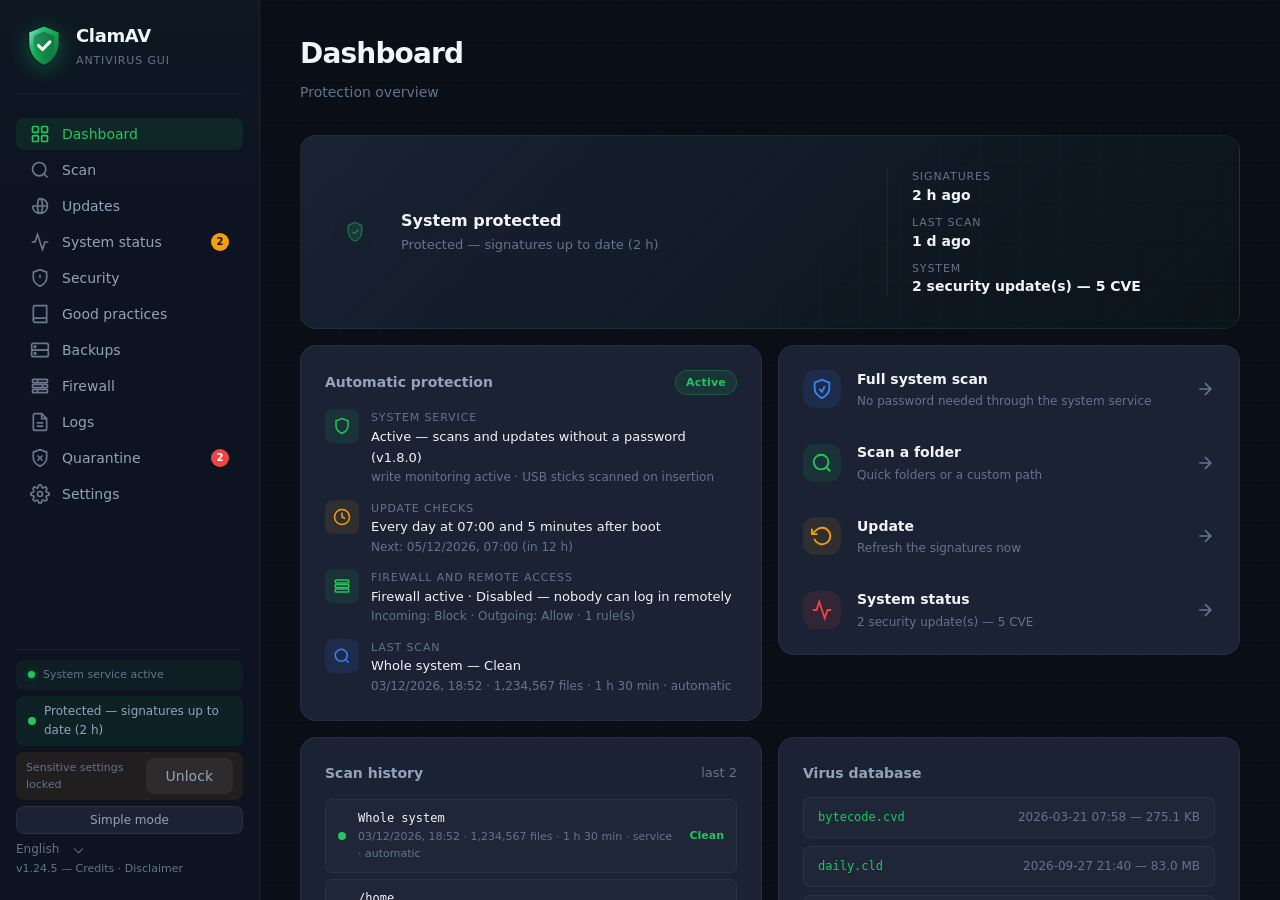
<file: ui/index.html>
<!DOCTYPE html>
<html lang="fr">
<head>
    <meta charset="UTF-8">
    <meta name="viewport" content="width=device-width, initial-scale=1.0">
    <title>ClamAV Antivirus GUI</title>
    <link rel="stylesheet" href="style.css">
</head>
<body class="mode-simple">
    <!-- ═══════════════════════════════════════════════════════════════════ -->
    <!-- VUE SIMPLE (plein écran, rassurante)                               -->
    <!-- ═══════════════════════════════════════════════════════════════════ -->
    <div class="simple-view" id="simpleView" data-state="ok">
        <div class="simple-top">
            <div class="simple-brand">
<svg class="logo-shield" viewBox="0 0 64 72" fill="none">
                <defs>
                    <linearGradient id="svg" x1="0" y1="0" x2="1" y2="1"><stop offset="0" stop-color="#34d399"/><stop offset="0.55" stop-color="#16a34a"/><stop offset="1" stop-color="#065f46"/></linearGradient>
                    <linearGradient id="svh" x1="0" y1="0" x2="1" y2="1"><stop offset="0" stop-color="#ffffff" stop-opacity="0.45"/><stop offset="0.5" stop-color="#ffffff" stop-opacity="0"/></linearGradient>
                    <linearGradient id="svi" x1="0" y1="0" x2="0" y2="1"><stop offset="0" stop-color="#0b1220" stop-opacity="0.35"/><stop offset="1" stop-color="#0b1220" stop-opacity="0.05"/></linearGradient>
                </defs>
                <path d="M32 2 6 12.5v18.4c0 17.2 10.9 32.2 26 37.1 15.1-4.9 26-19.9 26-37.1V12.5z" fill="#0b1220" opacity="0.5"/>
                <path d="M32 4 8.5 13.6v17.3c0 15.8 10 29.7 23.5 34.3C45.5 60.6 55.5 46.7 55.5 30.9V13.6z" fill="url(#svg)"/>
                <path d="M32 4 8.5 13.6v17.3c0 5.2 1.1 10.2 3 14.7C22.3 39.5 32 24 32 4z" fill="url(#svh)"/>
                <path d="M32 12.5 15.5 19.2v12.6c0 11.2 6.9 21.3 16.5 25.2 9.6-3.9 16.5-14 16.5-25.2V19.2z" fill="url(#svi)"/>
                <path d="M23.2 34.4l6.4 6.4L41.4 28.6" stroke="#ffffff" stroke-width="5" stroke-linecap="round" stroke-linejoin="round" fill="none"/>
            </svg>
                <span class="logo-text">ClamAV<br><small>Antivirus GUI</small></span>
            </div>
            <div class="simple-top-right">
                <label class="lang-plain"><select id="langSelectSimple" onchange="changeLanguage(this.value)" aria-label="Language">
                    <option value="fr">Français</option>
                    <option value="en">English</option>
                    <option value="de">Deutsch</option>
                    <option value="it">Italiano</option>
                </select></label>
                <button class="btn btn-secondary btn-sm" id="travelBtn" onclick="toggleTravel()"><span data-i18n="travel.btn">✈ Mode voyage</span></button>
                <button class="btn btn-secondary btn-sm" onclick="setViewMode('advanced')" data-i18n="simple.advanced">Mode avancé</button>
            </div>
        </div>

        <div class="simple-hero">
            <div class="simple-shield">
                <svg viewBox="0 0 60 70" fill="none">
                    <path d="M30 4L8 14v16c0 16 9.5 30.5 22 34 12.5-3.5 22-18 22-34V14L30 4z" fill="currentColor" opacity="0.12"/>
                    <path d="M30 4L8 14v16c0 16 9.5 30.5 22 34 12.5-3.5 22-18 22-34V14L30 4z" stroke="currentColor" stroke-width="2.5" fill="none"/>
                    <path class="simple-shield-check" d="M21 36l6 6 13-13" stroke="currentColor" stroke-width="3.5" stroke-linecap="round" stroke-linejoin="round" fill="none"/>
                    <path class="simple-shield-alert" d="M30 22v16M30 45v1" stroke="currentColor" stroke-width="3.5" stroke-linecap="round" fill="none"/>
                </svg>
            </div>
            <h1 id="simpleTitle" data-i18n="simple.title.ok">Votre système est protégé</h1>
            <p id="simpleSub" class="simple-sub" data-i18n="simple.sub.ok">Antivirus actif, signatures à jour et surveillance en cours. Vous n'avez rien à faire.</p>
        </div>

        <ul class="simple-rows" id="simpleRows"></ul>

        <div class="simple-scan" id="simpleScan" hidden>
            <div class="simple-scan-head">
                <span class="pulse-dot"></span>
                <span id="simpleScanTitle"></span>
                <span class="simple-scan-count" id="simpleScanCount"></span>
                <button class="btn btn-mini btn-mini-danger" onclick="cancelScan()" data-i18n="topbar.cancel">Annuler</button>
            </div>
            <div class="dash-progress-bar"><div class="dash-progress-fill" id="simpleScanFill"></div></div>
        </div>

        <div class="simple-actions">
            <div class="simple-buttons">
                <button class="btn btn-full-scan btn-lg" id="simpleScanBtn" onclick="startFullSystemScan(true)">
                    <svg viewBox="0 0 24 24" fill="none" stroke="currentColor" stroke-width="2"><path d="M12 22s8-4 8-10V5l-8-3-8 3v7c0 6 8 10 8 10z"/><polyline points="9,12 12,15 15,9"/></svg>
                    <span data-i18n="simple.scan_now">Analyser mon ordinateur</span>
                </button>
                <button class="btn btn-secondary btn-lg" onclick="showAwareness()">
                    <svg viewBox="0 0 24 24" fill="none" stroke="currentColor" stroke-width="2"><path d="M4 19.5A2.5 2.5 0 0 1 6.5 17H20"/><path d="M6.5 2H20v20H6.5A2.5 2.5 0 0 1 4 19.5v-15A2.5 2.5 0 0 1 6.5 2z"/></svg>
                    <span data-i18n="simple.learn">Apprendre à me protéger</span>
                </button>
                <button class="btn btn-secondary btn-lg" id="simpleVaultBtn" onclick="sendToBackend({action:'vault_toggle'})" hidden>
                    <svg viewBox="0 0 24 24" fill="none" stroke="currentColor" stroke-width="2"><rect x="3" y="11" width="18" height="11" rx="2"/><path d="M7 11V7a5 5 0 0 1 10 0v4"/></svg>
                    <span id="simpleVaultLabel" data-i18n="simple.vault">Mon coffre</span>
                </button>
            </div>
            <span class="text-muted" id="simpleLastScan"></span>
        </div>

        <!-- Page Bonnes pratiques (mode simple) -->
        <div class="simple-awareness" id="simpleAwareness" hidden>
            <div class="simple-awareness-head">
                <button class="btn btn-secondary btn-sm" onclick="hideAwareness()">← <span data-i18n="awareness.back">Retour</span></button>
                <h2 data-i18n="awareness.title">Bonnes pratiques de sécurité</h2>
                <span class="text-muted" data-i18n="awareness.subtitle">Les bons réflexes valent mieux que n'importe quel antivirus</span>
            </div>
            <div class="awareness-list" id="awarenessListSimple"></div>
        </div>
        <div class="simple-awareness simple-backup" id="simpleBackup" hidden>
            <div class="simple-awareness-head">
                <button class="btn btn-secondary btn-sm" onclick="hideBackupWizard()">← <span data-i18n="awareness.back">Retour</span></button>
                <h2 data-i18n="backup.wizard.title">Sauvegarder mes fichiers</h2>
                <span class="text-muted" id="backupWizardIntro"></span>
            </div>
            <div class="backup-wizard" id="backupWizardBody"></div>
        </div>
    </div>

    <!-- ═══════════════════════════════════════════════════════════════════ -->
    <!-- SIDEBAR                                                            -->
    <!-- ═══════════════════════════════════════════════════════════════════ -->
    <aside class="sidebar">
        <div class="sidebar-logo">
<svg class="logo-shield" viewBox="0 0 64 72" fill="none">
                <defs>
                    <linearGradient id="sbg" x1="0" y1="0" x2="1" y2="1"><stop offset="0" stop-color="#34d399"/><stop offset="0.55" stop-color="#16a34a"/><stop offset="1" stop-color="#065f46"/></linearGradient>
                    <linearGradient id="sbh" x1="0" y1="0" x2="1" y2="1"><stop offset="0" stop-color="#ffffff" stop-opacity="0.45"/><stop offset="0.5" stop-color="#ffffff" stop-opacity="0"/></linearGradient>
                    <linearGradient id="sbi" x1="0" y1="0" x2="0" y2="1"><stop offset="0" stop-color="#0b1220" stop-opacity="0.35"/><stop offset="1" stop-color="#0b1220" stop-opacity="0.05"/></linearGradient>
                </defs>
                <path d="M32 2 6 12.5v18.4c0 17.2 10.9 32.2 26 37.1 15.1-4.9 26-19.9 26-37.1V12.5z" fill="#0b1220" opacity="0.5"/>
                <path d="M32 4 8.5 13.6v17.3c0 15.8 10 29.7 23.5 34.3C45.5 60.6 55.5 46.7 55.5 30.9V13.6z" fill="url(#sbg)"/>
                <path d="M32 4 8.5 13.6v17.3c0 5.2 1.1 10.2 3 14.7C22.3 39.5 32 24 32 4z" fill="url(#sbh)"/>
                <path d="M32 12.5 15.5 19.2v12.6c0 11.2 6.9 21.3 16.5 25.2 9.6-3.9 16.5-14 16.5-25.2V19.2z" fill="url(#sbi)"/>
                <path d="M23.2 34.4l6.4 6.4L41.4 28.6" stroke="#ffffff" stroke-width="5" stroke-linecap="round" stroke-linejoin="round" fill="none"/>
            </svg>
            <span class="logo-text">ClamAV<br><small>Antivirus GUI</small></span>
        </div>

        <nav class="sidebar-nav">
            <button class="nav-btn active" data-tab="dashboard" onclick="switchTab('dashboard')">
                <svg viewBox="0 0 24 24" fill="none" stroke="currentColor" stroke-width="2">
                    <rect x="3" y="3" width="7" height="7" rx="1"/>
                    <rect x="14" y="3" width="7" height="7" rx="1"/>
                    <rect x="3" y="14" width="7" height="7" rx="1"/>
                    <rect x="14" y="14" width="7" height="7" rx="1"/>
                </svg>
                <span data-i18n="nav.dashboard">Tableau de bord</span>
            </button>
            <button class="nav-btn" data-tab="scan" onclick="switchTab('scan')">
                <svg viewBox="0 0 24 24" fill="none" stroke="currentColor" stroke-width="2">
                    <circle cx="11" cy="11" r="8"/>
                    <path d="M21 21l-4.35-4.35"/>
                </svg>
                <span data-i18n="nav.scan">Scanner</span>
                <span class="nav-live" id="navScanLive" hidden></span>
            </button>
            <button class="nav-btn" data-tab="update" onclick="switchTab('update')">
                <svg viewBox="0 0 24 24" fill="none" stroke="currentColor" stroke-width="2">
                    <path d="M21 12a9 9 0 01-9 9m9-9a9 9 0 00-9-9m9 9H3m9 9a9 9 0 01-9-9m9 9c1.66 0 3-4.03 3-9s-1.34-9-3-9m0 18c-1.66 0-3-4.03-3-9s1.34-9 3-9"/>
                </svg>
                <span data-i18n="nav.update">Mises à jour</span>
            </button>
            <button class="nav-btn" data-tab="system" onclick="switchTab('system')">
                <svg viewBox="0 0 24 24" fill="none" stroke="currentColor" stroke-width="2">
                    <path d="M22 12h-4l-3 9L9 3l-3 9H2"/>
                </svg>
                <span data-i18n="nav.system">État du système</span>
                <span class="nav-badge nav-badge-amber" id="systemBadge" style="display:none">0</span>
            </button>
            <button class="nav-btn" data-tab="security" onclick="switchTab('security')">
                <svg viewBox="0 0 24 24" fill="none" stroke="currentColor" stroke-width="2">
                    <path d="M12 22s8-4 8-10V5l-8-3-8 3v7c0 6 8 10 8 10z"/><path d="M12 8v4"/><path d="M12 16h.01"/>
                </svg>
                <span data-i18n="nav.security">Sécurité</span>
                <span class="nav-badge nav-badge-amber" id="securityBadge" style="display:none">0</span>
            </button>
            <button class="nav-btn" data-tab="awareness" onclick="switchTab('awareness')">
                <svg viewBox="0 0 24 24" fill="none" stroke="currentColor" stroke-width="2"><path d="M4 19.5A2.5 2.5 0 0 1 6.5 17H20"/><path d="M6.5 2H20v20H6.5A2.5 2.5 0 0 1 4 19.5v-15A2.5 2.5 0 0 1 6.5 2z"/></svg>
                <span data-i18n="nav.awareness">Bonnes pratiques</span>
            </button>
            <button class="nav-btn" data-tab="backup" onclick="switchTab('backup')">
                <svg viewBox="0 0 24 24" fill="none" stroke="currentColor" stroke-width="2"><rect x="2" y="4" width="20" height="8" rx="2"/><rect x="2" y="12" width="20" height="8" rx="2"/><circle cx="6" cy="8" r="1"/><circle cx="6" cy="16" r="1"/></svg>
                <span data-i18n="nav.backup">Sauvegardes</span>
            </button>
            <button class="nav-btn" data-tab="firewall" onclick="switchTab('firewall')">
                <svg viewBox="0 0 24 24" fill="none" stroke="currentColor" stroke-width="2">
                    <rect x="3" y="4" width="18" height="4" rx="1"/><rect x="3" y="10" width="18" height="4" rx="1"/><rect x="3" y="16" width="18" height="4" rx="1"/><line x1="9" y1="4" x2="9" y2="8"/><line x1="15" y1="10" x2="15" y2="14"/><line x1="9" y1="16" x2="9" y2="20"/>
                </svg>
                <span data-i18n="nav.firewall">Pare-feu</span>
                <span class="nav-badge nav-badge-amber" id="firewallBadge" style="display:none">!</span>
            </button>
            <button class="nav-btn" data-tab="logs" onclick="switchTab('logs')">
                <svg viewBox="0 0 24 24" fill="none" stroke="currentColor" stroke-width="2">
                    <path d="M14 2H6a2 2 0 00-2 2v16a2 2 0 002 2h12a2 2 0 002-2V8z"/>
                    <polyline points="14,2 14,8 20,8"/>
                    <line x1="16" y1="13" x2="8" y2="13"/>
                    <line x1="16" y1="17" x2="8" y2="17"/>
                </svg>
                <span data-i18n="nav.logs">Journaux</span>
            </button>
            <button class="nav-btn" data-tab="quarantine" onclick="switchTab('quarantine')">
                <svg viewBox="0 0 24 24" fill="none" stroke="currentColor" stroke-width="2">
                    <path d="M12 22s8-4 8-10V5l-8-3-8 3v7c0 6 8 10 8 10z"/>
                    <line x1="9" y1="9" x2="15" y2="15"/>
                    <line x1="15" y1="9" x2="9" y2="15"/>
                </svg>
                <span data-i18n="nav.quarantine">Quarantaine</span>
                <span class="nav-badge" id="quarantineBadge" style="display:none">0</span>
            </button>
            <button class="nav-btn" data-tab="settings" onclick="switchTab('settings')">
                <svg viewBox="0 0 24 24" fill="none" stroke="currentColor" stroke-width="2">
                    <circle cx="12" cy="12" r="3"/><path d="M19.4 15a1.65 1.65 0 00.33 1.82l.06.06a2 2 0 010 2.83 2 2 0 01-2.83 0l-.06-.06a1.65 1.65 0 00-1.82-.33 1.65 1.65 0 00-1 1.51V21a2 2 0 01-4 0v-.09A1.65 1.65 0 009 19.4a1.65 1.65 0 00-1.82.33l-.06.06a2 2 0 01-2.83-2.83l.06-.06A1.65 1.65 0 004.68 15a1.65 1.65 0 00-1.51-1H3a2 2 0 010-4h.09A1.65 1.65 0 004.6 9a1.65 1.65 0 00-.33-1.82l-.06-.06a2 2 0 012.83-2.83l.06.06A1.65 1.65 0 009 4.68a1.65 1.65 0 001-1.51V3a2 2 0 014 0v.09a1.65 1.65 0 001 1.51 1.65 1.65 0 001.82-.33l.06-.06a2 2 0 012.83 2.83l-.06.06A1.65 1.65 0 0019.4 9a1.65 1.65 0 001.51 1H21a2 2 0 010 4h-.09a1.65 1.65 0 00-1.51 1z"/>
                </svg>
                <span data-i18n="nav.settings">Paramètres</span>
            </button>
            <button class="nav-btn" data-tab="install" onclick="switchTab('install')">
                <svg viewBox="0 0 24 24" fill="none" stroke="currentColor" stroke-width="2">
                    <path d="M21 15v4a2 2 0 01-2 2H5a2 2 0 01-2-2v-4"/>
                    <polyline points="7,10 12,15 17,10"/>
                    <line x1="12" y1="15" x2="12" y2="3"/>
                </svg>
                <span data-i18n="nav.install">Installation</span>
            </button>
        </nav>

        <div class="sidebar-footer">
            <div class="service-pill" id="servicePill">
                <span class="service-dot"></span>
                <span class="service-text" data-i18n="sidebar.loading">Chargement…</span>
            </div>
            <div class="status-pill" id="statusPill">
                <span class="status-dot"></span>
                <span class="status-text" data-i18n="sidebar.loading">Chargement…</span>
            </div>
            <div class="admin-pill" id="adminPill" hidden>
                <span class="admin-text" id="adminText"></span>
                <button class="btn btn-mini" id="btnAdminToggle" onclick="toggleAdmin()"></button>
            </div>
            <button class="btn btn-secondary btn-sm mode-btn" onclick="setViewMode('simple')" data-i18n="simple.simple_mode">Mode simple</button>
            <div class="lang-row">
                <label class="lang-plain"><select id="langSelect" onchange="changeLanguage(this.value)" aria-label="Language">
                    <option value="fr">Français</option>
                    <option value="en">English</option>
                    <option value="de">Deutsch</option>
                    <option value="it">Italiano</option>
                </select></label>
                <small class="version">v1.24.5 — <a href="#" class="credits-link" onclick="openCredits(); return false;" data-i18n="sidebar.credits">Crédits</a> · <a href="#" class="credits-link" onclick="openLegal(); return false;" data-i18n="legal.link">Avertissement</a></small>
            </div>
        </div>
    </aside>

    <!-- ═══════════════════════════════════════════════════════════════════ -->
    <!-- MAIN CONTENT                                                       -->
    <!-- ═══════════════════════════════════════════════════════════════════ -->
    <main class="content">

        <!-- ── BARRE DE SCAN STICKY (visible sur tous les onglets) ──── -->
        <div class="scan-topbar" id="scanTopbar" hidden>
            <div class="scan-topbar-bar">
                <div class="scan-topbar-fill" id="scanTopbarFill"></div>
            </div>
            <div class="scan-topbar-info">
                <span class="pulse-dot"></span>
                <span class="scan-topbar-title" id="scanTopbarTitle"></span>
                <span class="scan-topbar-count" id="scanTopbarCount"></span>
                <span class="scan-topbar-sep">·</span>
                <span class="scan-topbar-eta" id="scanTopbarEta"></span>
                <span class="scan-topbar-file" id="scanTopbarFile"></span>
                <button class="btn btn-mini" onclick="switchTab('scan')" data-i18n="topbar.view">Voir</button>
                <button class="btn btn-mini btn-mini-danger" onclick="cancelScan()" data-i18n="topbar.cancel">Annuler</button>
            </div>
        </div>

        <!-- ── DASHBOARD ────────────────────────────────────────────── -->
        <section class="tab-panel active" id="tab-dashboard">
            <div class="page-header">
                <h1 data-i18n="dash.title">Tableau de bord</h1>
                <p class="subtitle" data-i18n="dash.subtitle">Vue d'ensemble de la protection</p>
            </div>

            <div class="cards-grid">
                <div class="card card-status" id="cardStatus">
                    <div class="card-icon">
                        <svg class="shield-large" viewBox="0 0 60 70" fill="none">
                            <path d="M30 4L8 14v16c0 16 9.5 30.5 22 34 12.5-3.5 22-18 22-34V14L30 4z"
                                  fill="url(#statusGrad)" opacity="0.15"/>
                            <path d="M30 4L8 14v16c0 16 9.5 30.5 22 34 12.5-3.5 22-18 22-34V14L30 4z"
                                  stroke="url(#statusGrad)" stroke-width="2" fill="none"/>
                            <path class="shield-check" d="M22 35l6 6 12-12" stroke="url(#statusGrad)"
                                  stroke-width="3" stroke-linecap="round" stroke-linejoin="round" fill="none"/>
                            <defs>
                                <linearGradient id="statusGrad" x1="8" y1="4" x2="52" y2="54">
                                    <stop offset="0%" stop-color="var(--status-color, #22c55e)"/>
                                    <stop offset="100%" stop-color="var(--status-color-dark, #059669)"/>
                                </linearGradient>
                            </defs>
                        </svg>
                    </div>
                    <div class="card-body">
                        <h3 id="statusTitle" data-i18n="status.checking">Vérification…</h3>
                        <p id="statusMessage" class="text-muted"></p>
                    </div>
                    <div class="status-side">
                        <div class="status-side-item">
                            <span class="status-side-label" data-i18n="dash.status.signatures">Signatures</span>
                            <span class="status-side-value" id="statusDbAge">—</span>
                        </div>
                        <div class="status-side-item">
                            <span class="status-side-label" data-i18n="dash.status.last_scan">Dernier scan</span>
                            <span class="status-side-value" id="statusLastScan">—</span>
                        </div>
                        <div class="status-side-item">
                            <span class="status-side-label" data-i18n="dash.status.system">Système</span>
                            <span class="status-side-value" id="statusSystem">—</span>
                            <span class="status-side-sub" id="statusSystemSub" hidden></span>
                        </div>
                    </div>
                </div>

                <!-- Scan en cours -->
                <div class="card card-scan-live" id="dashScanLive" hidden onclick="switchTab('scan')">
                    <div class="scan-live-header">
                        <span class="pulse-dot"></span>
                        <span id="dashScanTitle"></span>
                        <span class="scan-live-count" id="dashScanCount"></span>
                    </div>
                    <div class="dash-progress-bar">
                        <div class="dash-progress-fill" id="dashProgressFill"></div>
                    </div>
                    <div class="scan-current-file" id="dashCurrentFile"></div>
                </div>

                <!-- Scan interrompu -->
                <div class="card card-resume-scan" id="dashResumeScan" hidden>
                    <div class="card-body">
                        <h4 data-i18n="dash.resume.title">Analyse interrompue</h4>
                        <p class="text-muted"><strong id="resumeScanPath"></strong> — <span id="resumeScanDetail"></span></p>
                    </div>
                    <button class="btn btn-primary" onclick="resumeScan()" data-i18n="dash.resume.btn">Reprendre</button>
                </div>

                <!-- Première utilisation -->
                <div class="card card-initial-scan" id="cardInitialScan" hidden>
                    <div class="initial-scan-icon">
                        <svg viewBox="0 0 24 24" fill="none" stroke="currentColor" stroke-width="2">
                            <path d="M12 22s8-4 8-10V5l-8-3-8 3v7c0 6 8 10 8 10z"/>
                        </svg>
                    </div>
                    <div class="card-body">
                        <h3 data-i18n="dash.initial.title">Première utilisation — analyse initiale recommandée</h3>
                        <p class="text-muted" data-i18n="dash.initial.body">Aucune analyse n'a encore été effectuée. Nous recommandons un scan complet pour vérifier l'intégrité de votre machine.</p>
                        <button class="btn btn-primary" onclick="startFullSystemScan(true)" data-i18n="dash.initial.btn">Lancer le scan complet</button>
                    </div>
                </div>

                <!-- Protection automatique -->
                <div class="card card-protection" id="cardProtection">
                    <div class="card-title-row">
                        <h4 data-i18n="dash.protection.title">Protection automatique</h4>
                        <span class="badge" id="daemonBadge">…</span>
                    </div>
                    <ul class="protection-list">
                        <li>
                            <span class="protection-icon accent-green">
                                <svg viewBox="0 0 24 24" fill="none" stroke="currentColor" stroke-width="2"><path d="M12 22s8-4 8-10V5l-8-3-8 3v7c0 6 8 10 8 10z"/></svg>
                            </span>
                            <div class="protection-text">
                                <span class="protection-label" data-i18n="dash.protection.service">Service système</span>
                                <span class="protection-value" id="protDaemon"></span>
                                <span class="protection-sub" id="protMonitor"></span>
                            </div>
                        </li>
                        <li>
                            <span class="protection-icon accent-amber">
                                <svg viewBox="0 0 24 24" fill="none" stroke="currentColor" stroke-width="2"><circle cx="12" cy="12" r="10"/><polyline points="12,6 12,12 16,14"/></svg>
                            </span>
                            <div class="protection-text">
                                <span class="protection-label" data-i18n="dash.protection.updates">Recherche de mises à jour</span>
                                <span class="protection-value" data-i18n="dash.protection.rule">Tous les jours à 07:00 et 5 minutes après le démarrage</span>
                                <span class="protection-sub" id="protNextUpdate"></span>
                            </div>
                        </li>
                        <li>
                            <span class="protection-icon accent-red" id="protNetIcon">
                                <svg viewBox="0 0 24 24" fill="none" stroke="currentColor" stroke-width="2"><rect x="3" y="4" width="18" height="4" rx="1"/><rect x="3" y="10" width="18" height="4" rx="1"/><rect x="3" y="16" width="18" height="4" rx="1"/></svg>
                            </span>
                            <div class="protection-text">
                                <span class="protection-label" data-i18n="dash.protection.network">Pare-feu et accès à distance</span>
                                <span class="protection-value" id="protNetwork"></span>
                                <span class="protection-sub" id="protNetworkSub"></span>
                            </div>
                        </li>
                        <li>
                            <span class="protection-icon accent-blue">
                                <svg viewBox="0 0 24 24" fill="none" stroke="currentColor" stroke-width="2"><circle cx="11" cy="11" r="8"/><path d="M21 21l-4.35-4.35"/></svg>
                            </span>
                            <div class="protection-text">
                                <span class="protection-label" data-i18n="dash.protection.last_scan">Dernière analyse</span>
                                <span class="protection-value" id="protLastScan"></span>
                                <span class="protection-sub" id="protLastScanSub"></span>
                            </div>
                        </li>
                    </ul>
                </div>

                <div class="card card-actions-col">
                    <div class="card-action" onclick="startFullSystemScan(true)">
                        <div class="card-icon accent-blue">
                            <svg viewBox="0 0 24 24" fill="none" stroke="currentColor" stroke-width="2">
                                <path d="M12 22s8-4 8-10V5l-8-3-8 3v7c0 6 8 10 8 10z"/><polyline points="9,12 12,15 15,9"/>
                            </svg>
                        </div>
                        <div class="card-body">
                            <h3 data-i18n="dash.action.full_scan">Scan complet du système</h3>
                            <p class="text-muted" id="fullScanHint"></p>
                        </div>
                        <svg class="card-arrow" viewBox="0 0 24 24" fill="none" stroke="currentColor" stroke-width="2"><path d="M5 12h14M12 5l7 7-7 7"/></svg>
                    </div>
                    <div class="card-action" onclick="switchTab('scan')">
                        <div class="card-icon accent-green">
                            <svg viewBox="0 0 24 24" fill="none" stroke="currentColor" stroke-width="2">
                                <circle cx="11" cy="11" r="8"/><path d="M21 21l-4.35-4.35"/>
                            </svg>
                        </div>
                        <div class="card-body">
                            <h3 data-i18n="dash.action.scan_folder">Analyser un dossier</h3>
                            <p class="text-muted" data-i18n="dash.action.scan_folder_hint">Répertoires rapides ou chemin personnalisé</p>
                        </div>
                        <svg class="card-arrow" viewBox="0 0 24 24" fill="none" stroke="currentColor" stroke-width="2"><path d="M5 12h14M12 5l7 7-7 7"/></svg>
                    </div>
                    <div class="card-action" onclick="triggerUpdate()">
                        <div class="card-icon accent-amber">
                            <svg viewBox="0 0 24 24" fill="none" stroke="currentColor" stroke-width="2">
                                <path d="M1 4v6h6"/><path d="M3.51 15a9 9 0 102.13-9.36L1 10"/>
                            </svg>
                        </div>
                        <div class="card-body">
                            <h3 data-i18n="dash.action.update">Mettre à jour</h3>
                            <p class="text-muted" data-i18n="dash.action.update_hint">Actualiser les signatures maintenant</p>
                        </div>
                        <svg class="card-arrow" viewBox="0 0 24 24" fill="none" stroke="currentColor" stroke-width="2"><path d="M5 12h14M12 5l7 7-7 7"/></svg>
                    </div>
                    <div class="card-action" onclick="switchTab('system')">
                        <div class="card-icon accent-red" id="dashSystemIcon">
                            <svg viewBox="0 0 24 24" fill="none" stroke="currentColor" stroke-width="2"><path d="M22 12h-4l-3 9L9 3l-3 9H2"/></svg>
                        </div>
                        <div class="card-body">
                            <h3 data-i18n="dash.action.system">État du système</h3>
                            <p class="text-muted" id="dashSystemHint"></p>
                        </div>
                        <svg class="card-arrow" viewBox="0 0 24 24" fill="none" stroke="currentColor" stroke-width="2"><path d="M5 12h14M12 5l7 7-7 7"/></svg>
                    </div>
                </div>

                <div class="card card-history">
                    <div class="card-title-row">
                        <h4 data-i18n="dash.history.title">Historique des analyses</h4>
                        <span class="text-muted" id="historyCount"></span>
                    </div>
                    <div id="historyList" class="history-list">
                        <p class="text-muted" data-i18n="dash.history.none">Aucune analyse enregistrée</p>
                    </div>
                </div>

                <div class="card card-info" id="cardDbInfo">
                    <h4 data-i18n="dash.db.title">Base de données virale</h4>
                    <div id="dbInfoContent" class="db-info">
                        <p class="text-muted" data-i18n="sidebar.loading">Chargement…</p>
                    </div>
                </div>
            </div>
        </section>

        <!-- ── SCAN ─────────────────────────────────────────────────── -->
        <section class="tab-panel" id="tab-scan">
            <div class="page-header">
                <h1 data-i18n="scan.title">Scanner</h1>
                <p class="subtitle" data-i18n="scan.subtitle">Analyse antivirus de votre système</p>
            </div>

            <!-- Hero -->
            <div class="scan-hero" id="scanHero" data-state="idle">
                <div class="scan-ring-wrap">
                    <div class="scan-radar" id="scanRadar"></div>
                    <svg class="scan-ring" viewBox="0 0 120 120">
                        <circle class="scan-ring-track" cx="60" cy="60" r="52"/>
                        <circle class="scan-ring-fill" id="scanRingFill" cx="60" cy="60" r="52"
                                stroke-dasharray="326.73" stroke-dashoffset="326.73"/>
                    </svg>
                    <div class="scan-ring-center">
                        <div class="scan-ring-icon" id="scanRingIcon">
                            <svg class="icon-idle" viewBox="0 0 24 24" fill="none" stroke="currentColor" stroke-width="1.8"><path d="M12 22s8-4 8-10V5l-8-3-8 3v7c0 6 8 10 8 10z"/></svg>
                            <svg class="icon-clean" viewBox="0 0 24 24" fill="none" stroke="currentColor" stroke-width="2.2"><polyline points="5,12 10,17 19,7"/></svg>
                            <svg class="icon-infected" viewBox="0 0 24 24" fill="none" stroke="currentColor" stroke-width="2.2"><path d="M10.29 3.86L1.82 18a2 2 0 001.71 3h16.94a2 2 0 001.71-3L13.71 3.86a2 2 0 00-3.42 0z"/><line x1="12" y1="9" x2="12" y2="13"/><line x1="12" y1="17" x2="12.01" y2="17"/></svg>
                        </div>
                        <div class="scan-ring-pct" id="scanRingPct">0 %</div>
                        <div class="scan-ring-sub" id="scanRingSub"></div>
                    </div>
                </div>

                <div class="scan-hero-body">
                    <div class="scan-hero-top">
                        <h2 id="scanHeroTitle"></h2>
                        <span class="badge" id="scanSourceBadge"></span>
                    </div>
                    <p class="scan-hero-sub" id="scanHeroSub"></p>

                    <ol class="scan-phases" id="scanPhases">
                        <li data-phase="prepare"><span class="phase-dot"></span><span data-i18n="scan.phase.prepare">Préparation</span></li>
                        <li data-phase="integrity" hidden><span class="phase-dot"></span><span data-i18n="scan.phase.integrity">Intégrité</span></li>
                        <li data-phase="counting"><span class="phase-dot"></span><span data-i18n="scan.phase.counting">Inventaire</span></li>
                        <li data-phase="scanning"><span class="phase-dot"></span><span data-i18n="scan.phase.scanning">Analyse</span></li>
                        <li data-phase="done"><span class="phase-dot"></span><span data-i18n="scan.phase.done">Terminé</span></li>
                    </ol>

                    <div class="scan-stats">
                        <div class="stat"><span class="stat-value" id="statScanned">0</span><span class="stat-label" data-i18n="scan.stat.scanned">Fichiers analysés</span></div>
                        <div class="stat"><span class="stat-value" id="statTotal">—</span><span class="stat-label" data-i18n="scan.stat.total">Fichiers au total</span></div>
                        <div class="stat"><span class="stat-value" id="statCached">—</span><span class="stat-label" data-i18n="scan.stat.cached">Déjà vérifiés</span></div>
                        <div class="stat stat-threat"><span class="stat-value" id="statThreats">0</span><span class="stat-label" data-i18n="scan.stat.threats">Menaces</span></div>
                        <div class="stat"><span class="stat-value" id="statElapsed">0 s</span><span class="stat-label" data-i18n="scan.stat.elapsed">Temps écoulé</span></div>
                        <div class="stat"><span class="stat-value" id="statEta">—</span><span class="stat-label" data-i18n="scan.stat.eta">Temps restant</span></div>
                        <div class="stat"><span class="stat-value" id="statSpeed">—</span><span class="stat-label" data-i18n="scan.stat.speed">Fichiers / s</span></div>
                    </div>

                    <div class="scan-current" id="scanCurrent">
                        <span class="scan-current-label" data-i18n="scan.current">Fichier</span>
                        <span class="scan-current-path" id="scanCurrentPath">—</span>
                    </div>
                    <div class="integrity-progress" id="integrityProgress" hidden></div>

                    <div class="scan-hero-actions">
                        <button class="btn btn-full-scan" id="btnFullAnalysis" onclick="startFullSystemScan(true)" data-i18n-title="scan.full_analysis_hint" title="Intégrité d'abord (Lynis, chkrootkit, debsums), puis analyse antivirus des fichiers non vérifiés">
                            <svg viewBox="0 0 24 24" fill="none" stroke="currentColor" stroke-width="2"><path d="M12 22s8-4 8-10V5l-8-3-8 3v7c0 6 8 10 8 10z"/><polyline points="9,12 12,15 15,9"/></svg>
                            <span data-i18n="scan.btn.full_analysis">Scan complet (intégrité + fichiers)</span>
                        </button>
                        <button class="btn btn-secondary" id="btnFullScan" onclick="startFullSystemScan(false)" data-i18n-title="scan.files_only_hint" title="Analyse antivirus de tous les fichiers, sans vérification d'intégrité">
                            <span data-i18n="scan.btn.full">Fichiers uniquement</span>
                        </button>
                        <button class="btn btn-secondary" id="btnIntegrityOnly" onclick="runIntegrityOnly()" data-i18n-title="scan.integrity_only_hint" title="Lynis, unhide, chkrootkit, debsums et fichiers de l'application, sans analyse antivirus">
                            <span data-i18n="scan.btn.integrity_only">Intégrité uniquement</span>
                        </button>
                        <label class="scan-option"><input type="checkbox" id="scanNoCache"><span data-i18n="scan.nocache">Tout ré-analyser (ignorer les fichiers déjà vérifiés)</span></label>
                        <button class="btn btn-danger" id="btnCancelScan" onclick="cancelScan()" hidden>
                            <svg viewBox="0 0 24 24" fill="none" stroke="currentColor" stroke-width="2"><rect x="6" y="6" width="12" height="12" rx="2"/></svg>
                            <span data-i18n="scan.btn.cancel">Annuler</span>
                        </button>
                        <button class="btn btn-secondary" id="btnToggleDetails" onclick="toggleScanDetails()" data-i18n="scan.btn.details">Détails</button>
                        <span class="scan-hero-note" id="scanHeroNote"></span>
                    </div>
                </div>
            </div>

            <!-- Résultats -->
            <div class="scan-results" id="scanResults" hidden>
                <div class="scan-results-header">
                    <h4 id="scanResultsTitle"></h4>
                    <button class="btn btn-secondary btn-sm" onclick="switchTab('quarantine')" id="btnSeeQuarantine" hidden data-i18n="scan.result.see_quarantine">Voir la quarantaine</button>
                </div>
                <div class="scan-results-grid" id="scanResultsGrid"></div>
                <div class="threat-list" id="threatList"></div>
            </div>

            <!-- Cibles rapides -->
            <div class="scan-targets">
                <div class="section-title-row">
                    <h4 data-i18n="scan.targets.title">Répertoires rapides</h4>
                    <span class="text-muted" id="targetsHint"></span>
                </div>
                <div class="target-grid">
                    <button class="target-btn" onclick="startScan('/home')" data-path="/home">
                        <svg viewBox="0 0 24 24" fill="none" stroke="currentColor" stroke-width="2">
                            <path d="M3 9l9-7 9 7v11a2 2 0 01-2 2H5a2 2 0 01-2-2z"/>
                            <polyline points="9,22 9,12 15,12 15,22"/>
                        </svg>
                        <span>/home</span>
                        <small data-i18n="scan.targets.home">Répertoires personnels</small>
                    </button>
                    <button class="target-btn" onclick="startScan('/etc')" data-path="/etc">
                        <svg viewBox="0 0 24 24" fill="none" stroke="currentColor" stroke-width="2">
                            <circle cx="12" cy="12" r="3"/><path d="M19.4 15a1.65 1.65 0 00.33 1.82l.06.06a2 2 0 010 2.83 2 2 0 01-2.83 0l-.06-.06a1.65 1.65 0 00-1.82-.33 1.65 1.65 0 00-1 1.51V21a2 2 0 01-4 0v-.09A1.65 1.65 0 009 19.4a1.65 1.65 0 00-1.82.33l-.06.06a2 2 0 01-2.83-2.83l.06-.06A1.65 1.65 0 004.68 15a1.65 1.65 0 00-1.51-1H3a2 2 0 010-4h.09A1.65 1.65 0 004.6 9a1.65 1.65 0 00-.33-1.82l-.06-.06a2 2 0 012.83-2.83l.06.06A1.65 1.65 0 009 4.68a1.65 1.65 0 001-1.51V3a2 2 0 014 0v.09a1.65 1.65 0 001 1.51 1.65 1.65 0 001.82-.33l.06-.06a2 2 0 012.83 2.83l-.06.06A1.65 1.65 0 0019.4 9a1.65 1.65 0 001.51 1H21a2 2 0 010 4h-.09a1.65 1.65 0 00-1.51 1z"/>
                        </svg>
                        <span>/etc</span>
                        <small data-i18n="scan.targets.etc">Configuration système</small>
                    </button>
                    <button class="target-btn" onclick="startScan('/var')" data-path="/var">
                        <svg viewBox="0 0 24 24" fill="none" stroke="currentColor" stroke-width="2">
                            <ellipse cx="12" cy="5" rx="9" ry="3"/><path d="M21 12c0 1.66-4 3-9 3s-9-1.34-9-3"/><path d="M3 5v14c0 1.66 4 3 9 3s9-1.34 9-3V5"/>
                        </svg>
                        <span>/var</span>
                        <small data-i18n="scan.targets.var">Données variables</small>
                    </button>
                    <button class="target-btn" onclick="startScan('/opt')" data-path="/opt">
                        <svg viewBox="0 0 24 24" fill="none" stroke="currentColor" stroke-width="2">
                            <path d="M21 16V8a2 2 0 00-1-1.73l-7-4a2 2 0 00-2 0l-7 4A2 2 0 003 8v8a2 2 0 001 1.73l7 4a2 2 0 002 0l7-4A2 2 0 0021 16z"/>
                        </svg>
                        <span>/opt</span>
                        <small data-i18n="scan.targets.opt">Logiciels optionnels</small>
                    </button>
                    <button class="target-btn" onclick="startScan('/usr')" data-path="/usr">
                        <svg viewBox="0 0 24 24" fill="none" stroke="currentColor" stroke-width="2">
                            <rect x="2" y="3" width="20" height="14" rx="2"/><line x1="8" y1="21" x2="16" y2="21"/><line x1="12" y1="17" x2="12" y2="21"/>
                        </svg>
                        <span>/usr</span>
                        <small data-i18n="scan.targets.usr">Programmes</small>
                    </button>
                    <button class="target-btn" onclick="startScan('/tmp')" data-path="/tmp">
                        <svg viewBox="0 0 24 24" fill="none" stroke="currentColor" stroke-width="2">
                            <path d="M14 2H6a2 2 0 00-2 2v16a2 2 0 002 2h12a2 2 0 002-2V8z"/>
                            <polyline points="14,2 14,8 20,8"/>
                        </svg>
                        <span>/tmp</span>
                        <small data-i18n="scan.targets.tmp">Fichiers temporaires</small>
                    </button>
                </div>
            </div>

            <!-- Chemin personnalisé -->
            <div class="custom-scan">
                <h4 data-i18n="scan.custom.title">Chemin personnalisé</h4>
                <div class="input-row">
                    <input type="text" id="customPath" placeholder="/chemin/vers/dossier" data-i18n-placeholder="scan.custom.placeholder" class="input-field"
                           onkeydown="if(event.key==='Enter')startScan(this.value)">
                    <button class="btn btn-secondary" onclick="pickFolder('scan')">
                        <svg viewBox="0 0 24 24" fill="none" stroke="currentColor" stroke-width="2"><path d="M22 19a2 2 0 01-2 2H4a2 2 0 01-2-2V5a2 2 0 012-2h5l2 3h9a2 2 0 012 2z"/></svg>
                        <span data-i18n="scan.custom.browse">Parcourir…</span>
                    </button>
                    <button class="btn btn-primary" onclick="startScan(document.getElementById('customPath').value)" data-i18n="scan.custom.scan">Analyser</button>
                </div>
            </div>

            <!-- Console détaillée -->
            <div class="console-box" id="scanConsole" hidden>
                <div class="console-header">
                    <span class="console-title">
                        <span class="pulse-dot" id="scanConsoleDot"></span>
                        <span data-i18n="scan.console.title">Détails de l'analyse</span>
                    </span>
                    <div class="console-actions">
                        <label class="console-filter"><input type="checkbox" id="chkOnlyThreats" onchange="renderScanConsole()"> <span data-i18n="scan.console.filter">Menaces et erreurs uniquement</span></label>
                        <button class="btn-icon" onclick="toggleScanDetails(false)">✕</button>
                    </div>
                </div>
                <div class="console-output" id="scanOutput"></div>
            </div>
        </section>

        <!-- ── UPDATE ───────────────────────────────────────────────── -->
        <section class="tab-panel" id="tab-update">
            <div class="page-header">
                <h1 data-i18n="update.title">Mises à jour</h1>
                <p class="subtitle" data-i18n="update.subtitle">Signatures antivirales (freshclam)</p>
            </div>

            <div class="update-section">
                <div class="card card-update">
                    <div class="card-icon accent-green">
                        <svg viewBox="0 0 24 24" fill="none" stroke="currentColor" stroke-width="2">
                            <path d="M1 4v6h6"/><path d="M3.51 15a9 9 0 102.13-9.36L1 10"/>
                        </svg>
                    </div>
                    <div class="card-body">
                        <h3 data-i18n="update.card.title">Mettre à jour les signatures</h3>
                        <p class="text-muted" data-i18n="update.card.body">Télécharge les dernières définitions de virus depuis les serveurs ClamAV.</p>
                        <div class="update-meta">
                            <span><strong data-i18n="update.last">Dernière mise à jour :</strong> <span id="updLast">—</span></span>
                            <span><strong data-i18n="update.next">Prochaine recherche automatique :</strong> <span id="updNext">—</span></span>
                            <span class="text-muted" data-i18n="update.rule">Automatique tous les jours à 07:00 et 5 minutes après le démarrage.</span>
                        </div>
                        <button class="btn btn-primary" id="btnUpdate" onclick="triggerUpdate()" data-i18n="update.btn">Lancer la mise à jour</button>
                        <span class="scan-hero-note" id="updateNote"></span>
                    </div>
                </div>

                <div id="dbDetails" class="db-details-card">
                    <h4 data-i18n="update.db_title">Fichiers de signatures</h4>
                    <div id="dbDetailsList" class="db-list">
                        <p class="text-muted" data-i18n="sidebar.loading">Chargement…</p>
                    </div>
                </div>
            </div>

            <div class="console-box" id="updateConsole" hidden>
                <div class="console-header">
                    <span class="console-title">
                        <span class="pulse-dot"></span>
                        <span id="updateConsoleTitle"></span>
                    </span>
                </div>
                <div class="console-output" id="updateOutput"></div>
            </div>
        </section>

        <!-- ── ÉTAT DU SYSTÈME ─────────────────────────────────────── -->
        <section class="tab-panel" id="tab-system">
            <div class="page-header">
                <h1 data-i18n="system.title">État du système</h1>
                <p class="subtitle" data-i18n="system.subtitle">Mises à jour de sécurité, failles connues (CVE) et activité suspecte</p>
            </div>

            <div class="system-toolbar">
                <span class="text-muted" id="systemChecked"></span>
                <div class="log-actions-right">
                    <button class="btn btn-secondary" id="btnSystemRefresh" onclick="refreshSystemStatus()" data-i18n="system.refresh">Actualiser</button>
                    <button class="btn btn-primary" onclick="sendToBackend({action:'system_upgrade'})" data-i18n="system.install_updates">Installer les mises à jour</button>
                    <button class="btn btn-secondary" onclick="sendToBackend({action:'open_update_manager'})" data-i18n="system.open_manager">Ouvrir le gestionnaire de mises à jour</button>
                </div>
            </div>

            <div class="system-banner" id="systemBanner" data-state="unknown">
                <div class="system-banner-icon">
                    <svg viewBox="0 0 24 24" fill="none" stroke="currentColor" stroke-width="2"><path d="M12 22s8-4 8-10V5l-8-3-8 3v7c0 6 8 10 8 10z"/><polyline points="9,12 12,15 15,9"/></svg>
                </div>
                <div>
                    <h3 id="systemBannerTitle" data-i18n="system.unknown_title">État inconnu</h3>
                    <p class="text-muted" id="systemBannerBody" data-i18n="system.unknown_body">Le service système n'a pas encore relevé l'état des mises à jour.</p>
                </div>
            </div>

            <div class="system-grid" id="systemGrid">
                <div class="stat"><span class="stat-value" id="sysOs">—</span><span class="stat-label" data-i18n="system.os">Système</span></div>
                <div class="stat"><span class="stat-value" id="sysKernel">—</span><span class="stat-label" data-i18n="system.kernel">Noyau</span></div>
                <div class="stat"><span class="stat-value" id="sysUpgradable">—</span><span class="stat-label" data-i18n="system.updates">Mises à jour en attente</span></div>
                <div class="stat"><span class="stat-value" id="sysSecurity">—</span><span class="stat-label" data-i18n="system.security">Mises à jour de sécurité</span></div>
                <div class="stat"><span class="stat-value" id="sysCves">—</span><span class="stat-label" data-i18n="system.cves">CVE corrigées en attente</span></div>
                <div class="stat"><span class="stat-value" id="sysReboot">—</span><span class="stat-label" data-i18n="system.reboot">Redémarrage requis</span></div>
            </div>

            <div class="card card-cves">
                <div class="card-title-row">
                    <h4 data-i18n="system.cve_list">Failles connues corrigées par les mises à jour en attente</h4>
                    <span class="text-muted" id="cveCount"></span>
                </div>
                <div id="cveList" class="cve-list">
                    <p class="text-muted" data-i18n="system.cve_none">Aucune CVE en attente — les correctifs de sécurité connus sont installés.</p>
                </div>
            </div>

            <div class="card card-packages" id="cardPackages">
                <div class="card-title-row">
                    <h4 data-i18n="system.packages_title">Paquets à mettre à jour</h4>
                    <div class="log-actions-right">
                        <span class="text-muted" id="packageCounts"></span>
                        <button class="btn btn-secondary btn-sm" id="btnInstallPhased" onclick="sendToBackend({action:'install_phased'})" hidden data-i18n="system.packages.install_phased">Installer les paquets décalés</button>
                    </div>
                </div>
                <p class="text-muted alerts-intro" data-i18n="system.packages.intro">Sécurité : correctifs de failles, à installer sans attendre. Recommandé : nouvelles versions d'applications et de bibliothèques. Décalé (phasing) : mise à jour publiée progressivement par Ubuntu, retenue pour l'instant sur cet ordinateur ; vous pouvez forcer son installation.</p>
                <div id="packageList" class="package-list"></div>
            </div>

            <div class="card card-alerts">
                <div class="card-title-row">
                    <h4 data-i18n="system.alerts.title">Activité inhabituelle détectée</h4>
                    <div class="log-actions-right">
                        <span class="text-muted" id="alertsHint"></span>
                        <button class="btn btn-secondary btn-sm" onclick="sendToBackend({action:'clear_alerts'})" data-i18n="system.alerts.clear">Effacer</button>
                    </div>
                </div>
                <p class="text-muted alerts-intro" data-i18n="system.monitor_hint">Le service surveille les programmes qui modifient beaucoup de fichiers en peu de temps (fanotify). Un programme inconnu du système ou reconnu par ClamAV est signalé comme danger potentiel.</p>
                <div id="alertsList" class="alerts-list">
                    <p class="text-muted" data-i18n="system.alerts.none">Aucune activité inhabituelle enregistrée</p>
                </div>
            </div>

            <div class="card card-connections">
                <div class="card-title-row">
                    <h4 data-i18n="system.connections.title">Connexions sortantes en cours</h4>
                    <div class="log-actions-right">
                        <span class="text-muted" id="connectionsChecked"></span>
                        <button class="btn btn-secondary btn-sm" onclick="loadSecurityData('connections')" data-i18n="system.refresh">Actualiser</button>
                    </div>
                </div>
                <p class="text-muted alerts-intro" data-i18n="system.connections.intro">Programmes connectés à Internet, avec pays et opérateur des adresses distantes. Un programme inconnu du système ou une adresse figurant sur les listes Feodo Tracker / SSLBL déclenche une alerte.</p>
                <div id="connectionsList" class="connections-list"><p class="text-muted" data-i18n="sidebar.loading">Chargement…</p></div>
            </div>

            <div class="card card-persistence">
                <div class="card-title-row">
                    <h4 data-i18n="system.persistence.title">Démarrages automatiques et tâches planifiées</h4>
                    <div class="log-actions-right">
                        <span class="text-muted" id="persistenceChecked"></span>
                        <button class="btn btn-secondary btn-sm" onclick="loadSecurityData('persistence', true)" data-i18n="system.refresh">Actualiser</button>
                    </div>
                </div>
                <p class="text-muted alerts-intro" data-i18n="system.persistence.intro">Entrées d'autostart, unités systemd, tâches cron et fichiers de démarrage. Les entrées qui n'appartiennent à aucun paquet sont marquées « inconnu » ; toute nouvelle entrée déclenche une alerte.</p>
                <div id="persistenceList" class="persistence-list"></div>
                <h5 class="sub-title" data-i18n="system.extensions.title">Extensions de navigateur</h5>
                <div id="extensionsList" class="persistence-list"></div>
            </div>
        </section>

        <!-- ── CENTRE DE SÉCURITÉ ──────────────────────────────────── -->
        <section class="tab-panel" id="tab-security">
            <div class="page-header">
                <h1 data-i18n="security.title">Sécurité</h1>
                <p class="subtitle" data-i18n="security.subtitle">Score, failles ouvertes des programmes installés, intégrité du système et mises à jour de l'application</p>
            </div>

            <div class="score-banner" id="scoreBanner" data-grade="">
                <div class="score-ring">
                    <svg viewBox="0 0 120 120"><circle class="score-track" cx="60" cy="60" r="52"/><circle class="score-fill" id="scoreFill" cx="60" cy="60" r="52" stroke-dasharray="326.73" stroke-dashoffset="326.73"/></svg>
                    <div class="score-center"><span class="score-value" id="scoreValue">—</span><span class="score-grade" id="scoreGrade"></span></div>
                </div>
                <div class="score-body">
                    <h2 id="scoreTitle" data-i18n="security.score.title">Score de sécurité</h2>
                    <p class="text-muted" id="scoreSub" data-i18n="security.score.sub">Calculé à partir de la checklist ci-dessous (pare-feu, chiffrement, mises à jour, comptes, ports, antivirus…).</p>
                    <p class="text-muted setting-note" data-i18n="security.score.legend">Chaque point de la checklist a un poids : « ok » le compte en entier, « à améliorer » à moitié, « à corriger » pas du tout. Note : A à partir de 90, B de 75, C de 60, D de 40, E en dessous.</p>
                    <div class="score-actions">
                        <button class="btn btn-secondary btn-sm" onclick="loadSecurityData('checklist', true)" data-i18n="system.refresh">Actualiser</button>
                        <span class="text-muted" id="scoreChecked"></span>
                    </div>
                </div>
            </div>

            <div class="card card-checklist">
                <div class="card-title-row"><h4 data-i18n="security.checklist.title">Checklist</h4><span class="text-muted" id="checklistCounts"></span></div>
                <div id="checklistList" class="checklist-list"><p class="text-muted" data-i18n="sidebar.loading">Chargement…</p></div>
                <details class="ports-details" id="portsDetails"><summary data-i18n="security.ports.title">Ports en écoute</summary><div id="portsList" class="ports-list"></div></details>
            </div>

            <div class="card card-honeypot" id="cardHoneypot">
                <div class="card-title-row">
                    <h4 data-i18n="honeypot.title">Pot de miel réseau</h4>
                    <div class="log-actions-right">
                        <span class="text-muted" id="honeypotState"></span>
                        <button class="btn btn-secondary btn-sm" onclick="loadSecurityData('honeypot', true)" data-i18n="system.refresh">Actualiser</button>
                    </div>
                </div>
                <p class="text-muted alerts-intro" data-i18n="honeypot.intro">Quelques ports « leurres » sont mis à l'écoute (deux ports tirés au sort et le port telnet). Aucun programme légitime ne s'y connecte jamais : tout appareil qui les touche est en train d'explorer cet ordinateur. Le service note qui c'est (adresse, nom, adresse matérielle), ce qu'il tente (simple sondage, SSH, HTTP, requête d'exploitation, tentative de connexion…) et signale un balayage de ports, aussi à partir des refus du pare-feu.</p>
                <div class="honeypot-enable" id="honeypotEnableRow" hidden>
                    <span class="text-muted" data-i18n="honeypot.disabled_note">Désactivé. Activez-le pour savoir si un appareil du réseau sonde cet ordinateur.</span>
                    <button class="btn btn-primary btn-sm" onclick="honeypotEnable()" data-i18n="honeypot.enable">Activer le pot de miel</button>
                </div>
                <div id="honeypotList" class="honeypot-list"><p class="text-muted" data-i18n="sidebar.loading">Chargement…</p></div>
                <details class="ports-details" id="honeypotEventsDetails"><summary data-i18n="honeypot.events">Dernières connexions aux leurres</summary><div id="honeypotEvents" class="honeypot-events"></div></details>
            </div>

            <div class="card card-urlguard" id="cardUrlGuard">
                <div class="card-title-row">
                    <h4 data-i18n="urlguard.title">Liens et courriels</h4>
                    <div class="log-actions-right">
                        <span class="text-muted" id="urlguardState"></span>
                        <button class="btn btn-secondary btn-sm" onclick="urlguardRefresh()" data-i18n="urlguard.refresh">Actualiser les listes</button>
                        <button class="btn btn-secondary btn-sm" onclick="loadSecurityData('urlguard', true)" data-i18n="system.refresh">Actualiser</button>
                    </div>
                </div>
                <p class="text-muted alerts-intro" data-i18n="urlguard.intro">Les extensions pour Thunderbird, Firefox, Chrome, Chromium, Edge et Brave demandent au service, avant d'ouvrir un lien ou d'afficher un courriel, s'il est sûr : listes de sites d'hameçonnage et de logiciels malveillants (OpenPhish, URLhaus, Phishing.Database, mises à jour plusieurs fois par jour) et heuristiques (sites sosies d'une marque, caractères trompeurs, raccourcisseurs résolus, pages de connexion sans chiffrement, lien dont le texte affiché n'est pas la destination…). Les pièces jointes des courriels sont analysées par ClamAV. Un lien dangereux affiche une page d'avertissement avec « Retour », « Ouvrir quand même » et « Toujours autoriser ce site ».</p>
                <p class="honeypot-ports-line" id="urlguardCounters"></p>
                <h5 class="sub-title" data-i18n="urlguard.clients.title">Extensions</h5>
                <div id="urlguardClients" class="urlguard-clients"></div>
                <details class="ports-details" id="urlguardHelp"><summary data-i18n="urlguard.help.title">Installer les extensions</summary><div class="urlguard-help">
                    <p data-i18n="urlguard.help.thunderbird">Thunderbird : l'extension « Protection des courriels » est installée automatiquement au prochain démarrage de Thunderbird (politique d'entreprise, fichier local). Un bandeau apparaît en haut de chaque message.</p>
                    <p data-i18n="urlguard.help.chrome">Chrome, Chromium, Edge, Brave : l'extension « Contrôle des liens » est installée automatiquement au prochain démarrage du navigateur (politique d'entreprise, téléchargée depuis le dépôt Dukiwi). Sans Internet, ou pour un navigateur Flatpak/Snap : chrome://extensions › Mode développeur › Charger l'extension non empaquetée › /opt/clamav-antivirus/extensions/urlguard-chromium.</p>
                    <p data-i18n="urlguard.help.firefox">Firefox : Mozilla exige une extension signée. Dès que l'extension signée est publiée sur le dépôt Dukiwi, elle s'installe automatiquement ; en attendant, about:debugging › Ce Firefox › Charger un module temporaire › /opt/clamav-antivirus/extensions/urlguard-firefox/manifest.json (à refaire à chaque démarrage).</p>
                    <p data-i18n="urlguard.help.note">Les navigateurs installés en Flatpak ou Snap (Chromium Snap d'Ubuntu notamment) ne peuvent pas toujours dialoguer avec l'hôte natif : la ligne « extension jamais vue » reste alors affichée.</p>
                </div></details>
                <h5 class="sub-title" data-i18n="urlguard.feeds.title">Listes de sites malveillants</h5>
                <div id="urlguardFeeds" class="urlguard-feeds"></div>
                <h5 class="sub-title" data-i18n="urlguard.events.title">Derniers liens signalés</h5>
                <div id="urlguardEvents" class="urlguard-events"></div>
                <details class="ports-details"><summary data-i18n="urlguard.allowed.title">Sites toujours autorisés</summary><div id="urlguardAllowed" class="urlguard-allowed"></div></details>
            </div>

            <div class="card card-vulns">
                <div class="card-title-row">
                    <h4 data-i18n="security.vulns.title">Failles connues des programmes installés</h4>
                    <div class="log-actions-right">
                        <span class="text-muted" id="vulnsChecked"></span>
                        <button class="btn btn-secondary btn-sm" id="btnVulnsRefresh" onclick="loadSecurityData('vulns', true)" data-i18n="system.refresh">Actualiser</button>
                    </div>
                </div>
                <p class="text-muted alerts-intro" data-i18n="security.vulns.intro">Comparaison des versions installées avec la base OSV.dev (données du suivi CVE d'Ubuntu). « Sans correctif » : aucune version corrigée n'existe encore pour votre distribution. « Ubuntu Pro » : le correctif n'est fourni qu'aux abonnés Ubuntu Pro. « Correctif disponible » : installez les mises à jour.</p>
                <div class="vuln-summary" id="vulnSummary"></div>
                <div class="segmented" id="vulnFilter">
                    <button class="seg-btn active" data-filter="unfixed" onclick="setVulnFilter('unfixed')" data-i18n="security.vulns.unfixed">Sans correctif</button>
                    <button class="seg-btn" data-filter="pro_only" onclick="setVulnFilter('pro_only')" data-i18n="security.vulns.pro">Ubuntu Pro</button>
                    <button class="seg-btn" data-filter="fix_available" onclick="setVulnFilter('fix_available')" data-i18n="security.vulns.fix_available">Correctif disponible</button>
                    <button class="seg-btn" data-filter="kernel_pending" onclick="setVulnFilter('kernel_pending')" data-i18n="security.vulns.kernel_pending">Noyau (correctif attendu)</button>
                    <button class="seg-btn" data-filter="not_applicable" onclick="setVulnFilter('not_applicable')" data-i18n="security.vulns.not_applicable">Non applicables (moteur intégré)</button>
                </div>
                <div class="vuln-prio-row">
                    <label class="lang-plain"><select id="vulnPrio" onchange="setVulnPrio(this.value)" aria-label="Priority">
                        <option value="high" data-i18n="security.vulns.prio.high">Critiques et hautes</option>
                        <option value="medium" data-i18n="security.vulns.prio.medium">Moyennes et plus</option>
                        <option value="all" data-i18n="security.vulns.prio.all">Toutes les priorités</option>
                    </select></label>
                    <span class="text-muted" id="vulnHidden"></span>
                    <button class="btn btn-secondary btn-sm vuln-ack-all" id="vulnAckAll" onclick="ackAllVulns()" hidden>Tout ignorer</button>
                </div>
                <p class="text-muted alerts-intro" data-i18n="security.vulns.ack_intro">Une faille sans correctif que vous jugez sans importance pour vous peut être ignorée : elle ne compte plus dans la couleur du bouclier, le score ni la vue simple, et reste consultable dans « Failles ignorées ». Les nouvelles failles publiées ensuite sont toujours affichées.</p>
                <p class="text-muted alerts-intro hwe-note" id="vulnHweNote" hidden></p>
                <p class="text-muted alerts-intro" id="vulnKernelNote" hidden></p>
                <p class="text-muted alerts-intro" id="vulnNaNote" hidden></p>
                <p class="text-muted alerts-intro" id="vulnVendorNote" hidden></p>
                <div id="vulnList" class="vuln-list"><p class="text-muted" data-i18n="security.vulns.none_yet">Inventaire pas encore effectué.</p></div>
                <div id="vulnAcked" class="vuln-acked" hidden></div>
                <div id="storeUpdates" class="store-updates"></div>
            </div>

            <div class="cards-grid">
                <div class="card card-leaks">
                    <div class="card-title-row">
                        <h4 data-i18n="security.leaks.title">Fuites de données (Have I Been Pwned)</h4>
                        <button class="btn btn-secondary btn-sm" onclick="sendToBackend({action:'show_report'})" data-i18n="security.report_btn">Bilan de la semaine</button>
                    </div>
                    <p class="text-muted alerts-intro" data-i18n="security.leaks.intro">Vérifiez si vos adresses e-mail apparaissent dans des fuites de données connues, et testez un mot de passe sans jamais l'envoyer (seuls 5 caractères de son empreinte SHA-1 quittent l'ordinateur).</p>
                    <label class="setting-col"><span data-i18n="security.leaks.emails">Adresses e-mail à surveiller (une par ligne)</span><textarea id="hibpEmails" class="input-field input-area" rows="2" spellcheck="false"></textarea></label>
                    <label class="setting-row"><span data-i18n="security.leaks.key">Clé API HIBP (optionnelle)</span><input type="password" id="hibpKey" class="input-field input-sm input-key" autocomplete="off" placeholder="—"></label>
                    <p class="text-muted setting-note" data-i18n="security.leaks.key_hint">Sans clé, la vérification utilise la base gratuite XposedOrNot ; seule l'adresse lui est transmise. Une clé HIBP personnelle (abonnement chez haveibeenpwned.com) donne la base Have I Been Pwned, plus complète ; elle est stockée dans votre profil seulement.</p>
                    <div class="log-actions-right">
                        <span class="text-muted" id="hibpLast"></span>
                        <button class="btn btn-secondary btn-sm" onclick="hibpSave()" data-i18n="security.leaks.save">Enregistrer</button>
                        <button class="btn btn-primary btn-sm" onclick="hibpCheck()" data-i18n="security.leaks.check">Vérifier maintenant</button>
                    </div>
                    <div id="hibpResults" class="persistence-list"></div>
                    <h5 class="sub-title" data-i18n="security.leaks.password_test">Tester un mot de passe</h5>
                    <div class="backup-add-row">
                        <input type="password" id="hibpPassword" class="input-field input-sm input-wide" autocomplete="off" data-i18n-placeholder="security.leaks.password_hint" placeholder="Mot de passe à tester (jamais envoyé, jamais enregistré)">
                        <button class="btn btn-secondary btn-sm" onclick="hibpPassword()" data-i18n="security.leaks.password_btn">Tester</button>
                    </div>
                    <p class="text-muted" id="hibpPwResult"></p>
                </div>
                <div class="card card-apps">
                    <div class="card-title-row">
                        <h4 data-i18n="security.apps.title">Applications hors dépôts (Flatpak, Snap, AppImage)</h4>
                        <button class="btn btn-secondary btn-sm" onclick="sendToBackend({action:'get_apps'})" data-i18n="system.refresh">Actualiser</button>
                    </div>
                    <p class="text-muted alerts-intro" data-i18n="security.apps.intro">Ces applications ne viennent pas des dépôts de la distribution. Les Flatpak avec accès à tout le disque ou aux périphériques, les Snap en confinement « classic » et les AppImage (sans bac à sable ni mise à jour automatique) sont signalés.</p>
                    <div id="appsList" class="persistence-list"><p class="text-muted" data-i18n="sidebar.loading">Chargement…</p></div>
                </div>
            </div>

            <div class="cards-grid">
                <div class="card card-integrity">
                    <div class="card-title-row">
                        <h4 data-i18n="security.integrity.title">Intégrité et rootkits</h4>
                        <button class="btn btn-secondary btn-sm" id="btnIntegrityRun" onclick="loadSecurityData('integrity', false, true)" data-i18n="security.integrity.run">Vérifier maintenant</button>
                    </div>
                    <p class="text-muted alerts-intro" data-i18n="security.integrity.intro">Lynis audite le durcissement du système (indice sur 100), unhide cherche les processus et ports cachés, chkrootkit les rootkits connus, debsums compare les fichiers des paquets à leurs empreintes d'origine, et l'application vérifie ses propres fichiers grâce au manifeste signé livré dans le paquet.</p>
                    <div id="integrityList" class="integrity-list"><p class="text-muted" data-i18n="security.integrity.none_yet">Aucune vérification effectuée.</p></div>
                    <div class="fw-actions"><button class="btn btn-secondary btn-sm" id="btnInstallTools" onclick="sendToBackend({action:'install_tools'})" hidden data-i18n="security.integrity.install_tools">Installer Lynis, unhide, chkrootkit et debsums</button></div>
                </div>

                <div class="card card-appupdate" id="cardAppUpdate" data-state="unknown">
                    <div class="card-title-row">
                        <h4 data-i18n="security.update.title">Mise à jour de l'application</h4>
                        <span class="badge" id="appUpdateBadge">…</span>
                    </div>
                    <p class="text-muted" id="appUpdateSummary"></p>
                    <p class="text-muted alerts-intro" data-i18n="security.update.intro">Les mises à jour proviennent du dépôt Dukiwi. Un manifeste signé (clé Ed25519 conservée hors ligne) indique la version, l'empreinte SHA-256 du paquet et celle de chaque fichier : une mise à jour non signée ou modifiée est refusée, même si le serveur était compromis.</p>
                    <div class="fw-actions">
                        <button class="btn btn-secondary btn-sm" onclick="loadSecurityData('app_update', true)" data-i18n="security.update.check">Vérifier</button>
                        <button class="btn btn-primary btn-sm" id="btnInstallUpdate" onclick="sendToBackend({action:'install_update'})" hidden data-i18n="security.update.install">Installer la mise à jour</button>
                    </div>
                    <p class="text-muted" id="appUpdateRepo"></p>
                </div>
            </div>

            <div class="card card-hardening" id="cardHardening">
                <div class="card-title-row">
                    <h4 data-i18n="security.hardening.title">Durcissement (Lynis)</h4>
                    <div class="log-actions-right">
                        <span class="text-muted" id="hardeningIndex"></span>
                        <button class="btn btn-primary btn-sm" id="btnHardenAll" onclick="hardenApplyAll()" hidden data-i18n="security.hardening.apply_all">Appliquer les recommandations sans risque</button>
                        <button class="btn btn-secondary btn-sm" onclick="loadSecurityData('integrity', false, true)" data-i18n="security.hardening.rescan">Relancer l'audit</button>
                    </div>
                </div>
                <p class="text-muted alerts-intro" data-i18n="security.hardening.intro">Lynis relève des points à améliorer. Chaque recommandation sans risque s'applique d'un clic (ou toutes ensemble) et reste annulable ; les autres sont expliquées. Après application, l'audit est relancé pour mettre l'indice à jour.</p>
                <div id="hardeningList" class="checklist-list"><p class="text-muted" data-i18n="security.integrity.none_yet">Aucune vérification effectuée.</p></div>
            </div>
        </section>

        <!-- ── BONNES PRATIQUES ────────────────────────────────────── -->
        <section class="tab-panel" id="tab-awareness">
            <div class="page-header">
                <h1 data-i18n="awareness.title">Bonnes pratiques de sécurité</h1>
                <p class="subtitle" data-i18n="awareness.subtitle">Les bons réflexes valent mieux que n'importe quel antivirus</p>
            </div>
            <div class="awareness-toolbar">
                <span class="text-muted" data-i18n="awareness.intro">Un conseil est proposé chaque jour au démarrage. Cliquez sur « Lire plus » pour les explications et les réflexes à adopter.</span>
                <button class="btn btn-secondary btn-sm" onclick="sendToBackend({action:'show_tip'})" data-i18n="awareness.show_tip">Afficher un conseil</button>
            </div>
            <div class="awareness-list" id="awarenessList"></div>
        </section>

        <!-- ── SAUVEGARDES (disponibilité) ─────────────────────────── -->
        <section class="tab-panel" id="tab-backup">
            <div class="page-header">
                <h1 data-i18n="backup.title">Sauvegardes</h1>
                <p class="subtitle" data-i18n="backup.subtitle">Disponibilité : instantanés du système (Timeshift) et copie de vos fichiers sur un support ou un cloud</p>
            </div>
            <p class="text-muted alerts-intro" data-i18n="backup.cia">La sécurité, c'est aussi la disponibilité (le « A » de confidentialité, intégrité, accessibilité) : face à un rançongiciel, une panne ou un vol, seule une sauvegarde récente permet de retrouver vos données. Timeshift protège le système ; cette page copie vos dossiers personnels.</p>

            <div class="card backup-progress-card" id="backupProgressCard" hidden>
                <div class="card-title-row"><h4 id="backupProgressTitle"></h4><button class="btn btn-danger btn-sm" onclick="sendToBackend({action:'backup_cancel'})" data-i18n="backup.progress.cancel">Annuler</button></div>
                <div class="simple-scan-bar"><div class="simple-scan-fill" id="backupProgressFill" style="width:0%"></div></div>
                <div class="text-muted backup-progress-text" id="backupProgressText"></div>
            </div>

            <div class="cards-grid">
                <div class="card card-timeshift">
                    <div class="card-title-row">
                        <h4 data-i18n="backup.timeshift.title">Instantanés du système (Timeshift)</h4>
                        <button class="btn btn-secondary btn-sm" onclick="sendToBackend({action:'backup_open_timeshift'})" data-i18n="backup.open_timeshift">Ouvrir Timeshift</button>
                    </div>
                    <p class="text-muted alerts-intro" data-i18n="backup.timeshift.intro">Timeshift enregistre des instantanés du système (pas de vos documents) pour revenir en arrière après une mise à jour ratée ou une infection.</p>
                    <div id="backupTimeshift"></div>
                </div>
                <div class="card card-backup-content">
                    <div class="card-title-row"><h4 data-i18n="backup.content.title">Contenu et planification</h4></div>
                    <div id="backupUserState"></div>
                    <label class="setting-col"><span data-i18n="backup.content.sources">Dossiers à sauvegarder (un par ligne)</span><textarea id="backupSources" class="input-field input-area" rows="5" spellcheck="false"></textarea></label>
                    <label class="setting-col"><span data-i18n="backup.content.excludes">Exclusions (motifs rsync, un par ligne)</span><textarea id="backupExcludes" class="input-field input-area" rows="3" spellcheck="false"></textarea></label>
                    <label class="setting-row"><span data-i18n="backup.content.retention">Sauvegardes conservées</span><input type="number" id="backupRetention" class="input-field input-sm" min="1" max="100"></label>
                    <label class="setting-row"><span data-i18n="backup.content.schedule">Sauvegarde automatique</span>
                        <select id="backupSchedule" class="lang-select"><option value="manual" data-i18n="backup.schedule.manual">Manuelle</option><option value="daily" data-i18n="backup.schedule.daily">Quotidienne</option><option value="weekly" data-i18n="backup.schedule.weekly">Hebdomadaire</option><option value="monthly" data-i18n="backup.schedule.monthly">Mensuelle</option></select></label>
                    <p class="text-muted setting-note" data-i18n="backup.content.auto_hint">La sauvegarde automatique démarre quand l'application tourne et que la destination est branchée ou joignable.</p>
                    <div class="log-actions-right"><button class="btn btn-primary btn-sm" onclick="backupSaveContent()" data-i18n="backup.content.save">Enregistrer</button></div>
                </div>
            </div>

            <div class="card card-backup-dest">
                <div class="card-title-row">
                    <h4 data-i18n="backup.dest.title">Destinations</h4>
                    <div class="log-actions-right"><button class="btn btn-secondary btn-sm" onclick="loadBackup(true)" data-i18n="system.refresh">Actualiser</button></div>
                </div>
                <div id="backupDestList" class="persistence-list"></div>
                <div class="backup-add">
                    <div class="backup-add-row">
                        <label class="lang-plain"><select id="backupDriveSelect" aria-label="Drive"></select></label>
                        <button class="btn btn-secondary btn-sm" onclick="backupAddDrive()" data-i18n="backup.dest.add_local">Ajouter ce support</button>
                    </div>
                    <div class="backup-add-row">
                        <input type="text" id="backupPathInput" class="input-field input-sm input-wide" data-i18n-placeholder="backup.dest.path_placeholder" placeholder="/chemin/vers/le/dossier">
                        <button class="btn btn-secondary btn-sm" onclick="backupAddPath()" data-i18n="backup.dest.add_path">Ajouter un dossier (NAS, autre disque)</button>
                    </div>
                    <details class="backup-cloud">
                        <summary data-i18n="backup.dest.add_cloud">Ajouter un cloud</summary>
                        <div id="backupCloudForm" class="backup-cloud-form">
                            <p class="text-muted" id="backupRcloneNote" hidden><span data-i18n="backup.cloud.rclone_missing">rclone n'est pas installé : il est nécessaire pour les sauvegardes cloud.</span> <button class="btn btn-secondary btn-sm" onclick="sendToBackend({action:'install_package', name:'rclone'})" data-i18n="backup.cloud.install_rclone">Installer rclone</button></p>
                            <label class="setting-row"><span data-i18n="backup.cloud.provider">Fournisseur</span>
                                <select id="cloudKind" class="lang-select" onchange="cloudKindChanged()">
                                    <option value="infomaniak_s3" data-i18n="backup.cloud.infomaniak_s3">Infomaniak Swiss Backup (S3)</option>
                                    <option value="infomaniak_swift" data-i18n="backup.cloud.infomaniak_swift">Infomaniak Swiss Backup (Swift)</option>
                                    <option value="kdrive" data-i18n="backup.cloud.kdrive">Infomaniak kDrive (WebDAV)</option>
                                    <option value="s3" data-i18n="backup.cloud.s3">S3 compatible (AWS, Wasabi, MinIO…)</option>
                                    <option value="existing" data-i18n="backup.cloud.existing">Remote rclone existant</option>
                                </select></label>
                            <p class="text-muted setting-note" id="cloudHint"></p>
                            <label class="setting-row cloud-f" data-f="name"><span data-i18n="backup.cloud.name">Nom</span><input type="text" id="cloudName" class="input-field input-sm" value="swissbackup"></label>
                            <label class="setting-row cloud-f" data-f="endpoint"><span data-i18n="backup.cloud.endpoint">Point d'accès (endpoint)</span><input type="text" id="cloudEndpoint" class="input-field input-sm input-wide" placeholder="https://s3.swiss-backup03.infomaniak.com"></label>
                            <label class="setting-row cloud-f" data-f="access_key"><span data-i18n="backup.cloud.access_key">Clé d'accès</span><input type="text" id="cloudAccessKey" class="input-field input-sm input-wide" autocomplete="off"></label>
                            <label class="setting-row cloud-f" data-f="secret_key"><span data-i18n="backup.cloud.secret_key">Clé secrète</span><input type="password" id="cloudSecretKey" class="input-field input-sm input-wide" autocomplete="off"></label>
                            <label class="setting-row cloud-f" data-f="bucket"><span data-i18n="backup.cloud.bucket">Bucket / conteneur</span><input type="text" id="cloudBucket" class="input-field input-sm"></label>
                            <label class="setting-row cloud-f" data-f="auth"><span data-i18n="backup.cloud.auth">URL d'authentification</span><input type="text" id="cloudAuth" class="input-field input-sm input-wide" placeholder="https://swiss-backup03.infomaniak.com/identity/v3"></label>
                            <label class="setting-row cloud-f" data-f="user"><span data-i18n="backup.cloud.user">Utilisateur</span><input type="text" id="cloudUser" class="input-field input-sm input-wide" autocomplete="off"></label>
                            <label class="setting-row cloud-f" data-f="key"><span data-i18n="backup.cloud.key">Mot de passe</span><input type="password" id="cloudKey" class="input-field input-sm input-wide" autocomplete="off"></label>
                            <label class="setting-row cloud-f" data-f="url"><span data-i18n="backup.cloud.url">URL WebDAV</span><input type="text" id="cloudUrl" class="input-field input-sm input-wide" placeholder="https://xxxx.connect.kdrive.infomaniak.com"></label>
                            <label class="setting-row cloud-f" data-f="remote"><span data-i18n="backup.cloud.remote">Remote (nom:bucket/dossier)</span><input type="text" id="cloudRemote" class="input-field input-sm input-wide" placeholder="monremote:bucket/dossier"></label>
                            <p class="text-muted setting-note" data-i18n="backup.cloud.secrets_note">Les identifiants sont enregistrés (obscurcis) dans ~/.config/rclone/rclone.conf, lisible par votre compte seulement.</p>
                            <div class="log-actions-right"><button class="btn btn-primary btn-sm" onclick="backupAddCloud()" data-i18n="backup.cloud.save">Enregistrer et tester</button></div>
                        </div>
                    </details>
                </div>
            </div>

            <div class="cards-grid">
                <div class="card card-restore">
                    <div class="card-title-row"><h4 data-i18n="backup.restore.card">Restaurer des fichiers</h4><button class="btn btn-secondary btn-sm" onclick="sendToBackend({action:'backup_open_restore'})" data-i18n="backup.restore.open">Ouvrir le dossier</button></div>
                    <p class="text-muted alerts-intro" data-i18n="backup.restore.intro2">Choisissez une destination, une sauvegarde et un dossier : la copie va dans ~/Restauration, sans jamais écraser vos fichiers actuels.</p>
                    <label class="setting-row"><span data-i18n="backup.restore.dest">Destination</span><select id="restoreDest" class="lang-select" onchange="restoreListSnapshots()"></select></label>
                    <label class="setting-row"><span data-i18n="backup.restore.snapshot">Sauvegarde</span><select id="restoreSnapshot" class="lang-select" onchange="restoreFillFolders()"></select></label>
                    <label class="setting-row"><span data-i18n="backup.restore.folder">Dossier</span><select id="restoreFolder" class="lang-select"></select></label>
                    <div class="log-actions-right">
                        <span class="text-muted" id="restoreNote"></span>
                        <button class="btn btn-secondary btn-sm" onclick="restoreListSnapshots()" data-i18n="backup.restore.list">Lister</button>
                        <button class="btn btn-primary btn-sm" id="restoreGo" onclick="restoreGo()" data-i18n="backup.restore.go">Restaurer dans ~/Restauration</button>
                    </div>
                    <div id="restoreProgress" hidden><div class="simple-scan-bar"><div class="simple-scan-fill" id="restoreFill" style="width:0%"></div></div><div class="text-muted backup-progress-text" id="restoreText"></div><button class="btn btn-danger btn-sm" onclick="sendToBackend({action:'backup_restore_cancel'})" data-i18n="backup.progress.cancel">Annuler</button></div>
                </div>
                <div class="card card-vault">
                    <div class="card-title-row"><h4 data-i18n="vault.title">Coffre chiffré</h4><span class="badge" id="vaultBadge"></span></div>
                    <p class="text-muted alerts-intro" data-i18n="vault.intro">Un dossier chiffré (gocryptfs) pour vos documents sensibles : fermé, son contenu est illisible, même si l'ordinateur est volé ou le disque copié. Il apparaît dans ~/Coffre quand il est ouvert et se ferme après 30 minutes d'inactivité. Le coffre chiffré est inclus dans vos sauvegardes.</p>
                    <p class="text-muted" id="vaultState"></p>
                    <div class="fw-actions">
                        <button class="btn btn-primary btn-sm" id="vaultCreate" onclick="sendToBackend({action:'vault_create'})" data-i18n="vault.create">Créer mon coffre</button>
                        <button class="btn btn-primary btn-sm" id="vaultOpen" onclick="sendToBackend({action:'vault_open'})" data-i18n="vault.open">Ouvrir</button>
                        <button class="btn btn-secondary btn-sm" id="vaultClose" onclick="sendToBackend({action:'vault_close'})" data-i18n="vault.close">Fermer</button>
                        <button class="btn btn-secondary btn-sm" id="vaultInstall" onclick="sendToBackend({action:'install_package', name:'gocryptfs'})" data-i18n="vault.install">Installer gocryptfs</button>
                    </div>
                </div>
            </div>

            <div class="card card-backup-history">
                <div class="card-title-row"><h4 data-i18n="backup.history.title">Historique</h4></div>
                <div id="backupHistory" class="persistence-list"></div>
                <h5 class="sub-title" data-i18n="backup.restore.title">Restaurer</h5>
                <p class="text-muted" id="backupRestoreLocal"></p>
                <p class="text-muted" id="backupRestoreCloud"></p>
            </div>
        </section>

        <!-- ── PARE-FEU & SSH ──────────────────────────────────────── -->
        <section class="tab-panel" id="tab-firewall">
            <div class="page-header">
                <h1 data-i18n="firewall.title">Pare-feu et accès à distance</h1>
                <p class="subtitle" data-i18n="firewall.subtitle">Pare-feu (UFW ou firewalld) et service SSH, appliqués par le service système sans mot de passe</p>
            </div>

            <div class="cards-grid">
                <div class="card card-fw" id="cardFirewall" data-state="unknown">
                    <div class="card-title-row">
                        <h4 data-i18n="firewall.ufw.title">Pare-feu</h4>
                        <span class="badge" id="fwBadge">…</span>
                    </div>
                    <p class="text-muted" id="fwSummary"></p>
                    <div class="fw-actions">
                        <button class="btn btn-primary" id="btnFwEnable" onclick="firewallToggle(true)" data-i18n="firewall.enable">Activer le pare-feu</button>
                        <button class="btn btn-danger" id="btnFwDisable" onclick="firewallToggle(false)" data-i18n="firewall.disable">Désactiver</button>
                        <label class="console-filter" id="fwAllowSshLabel"><input type="checkbox" id="fwAllowSsh"> <span data-i18n="firewall.allow_ssh_on_enable">Autoriser SSH en activant</span></label>
                    </div>
                    <div class="fw-defaults">
                        <label><span data-i18n="firewall.default_in">Connexions entrantes</span>
                            <select id="fwDefaultIn" class="lang-select"><option value="deny" data-i18n="firewall.policy.deny">Bloquer</option><option value="allow" data-i18n="firewall.policy.allow">Autoriser</option><option value="reject" data-i18n="firewall.policy.reject">Rejeter</option></select>
                        </label>
                        <label><span data-i18n="firewall.default_out">Connexions sortantes</span>
                            <select id="fwDefaultOut" class="lang-select"><option value="allow" data-i18n="firewall.policy.allow">Autoriser</option><option value="deny" data-i18n="firewall.policy.deny">Bloquer</option><option value="reject" data-i18n="firewall.policy.reject">Rejeter</option></select>
                        </label>
                        <button class="btn btn-secondary btn-sm" onclick="firewallDefaults()" data-i18n="firewall.apply_defaults">Appliquer</button>
                    </div>
                    <div class="fw-profile">
                        <div class="card-title-row">
                            <h5 class="sub-title" data-i18n="firewall.profile.title">Type de réseau</h5>
                            <span class="text-muted" id="fwProfileCurrent"></span>
                        </div>
                        <p class="text-muted setting-note" data-i18n="firewall.profile.intro">Choisissez où se trouve l'ordinateur : les règles du pare-feu sont appliquées en conséquence (connexions entrantes bloquées, sauf les services utiles depuis le réseau local en Maison ou Entreprise).</p>
                        <p class="text-muted" id="fwNetworkCurrent"></p>
                        <div class="profile-grid">
                            <button class="profile-btn" data-profile="home" onclick="setFirewallProfile('home')"><strong data-i18n="firewall.profile.home">Maison</strong><span data-i18n="firewall.profile.home_desc">Réseau privé de confiance : partage, impression et découverte autorisés depuis le réseau local.</span><small id="fwProfilePreview_home"></small></button>
                            <button class="profile-btn" data-profile="public" onclick="setFirewallProfile('public')"><strong data-i18n="firewall.profile.public">Public</strong><span data-i18n="firewall.profile.public_desc">Café, hôtel, Wi-Fi inconnu : aucune connexion entrante, l'ordinateur est invisible.</span><small id="fwProfilePreview_public"></small></button>
                            <button class="profile-btn" data-profile="enterprise" onclick="setFirewallProfile('enterprise')"><strong data-i18n="firewall.profile.enterprise">Entreprise</strong><span data-i18n="firewall.profile.enterprise_desc">Réseau géré : seuls SSH, impression et partage depuis le sous-réseau actuel, journalisation renforcée.</span><small id="fwProfilePreview_enterprise"></small></button>
                        </div>
                        <p class="text-muted setting-note" id="fwProfileWarning" hidden></p>
                        <div id="fwNetworkKnown"></div>
                        <div class="log-actions-right"><span class="text-muted" id="travelStatus"></span><button class="btn btn-secondary btn-sm" id="travelBtnFw" onclick="toggleTravel()"><span data-i18n="travel.btn">✈ Mode voyage</span></button></div>
                    </div>
                </div>

                <div class="card card-ssh" id="cardSsh" data-state="unknown">
                    <div class="card-title-row">
                        <h4 data-i18n="firewall.ssh.title">Accès à distance (SSH)</h4>
                        <span class="badge" id="sshBadge">…</span>
                    </div>
                    <p class="text-muted" id="sshSummary"></p>
                    <div class="fw-actions">
                        <button class="btn btn-secondary" id="btnSshEnable" onclick="sshToggle(true)" data-i18n="firewall.ssh.enable">Activer SSH</button>
                        <button class="btn btn-danger" id="btnSshDisable" onclick="sshToggle(false)" data-i18n="firewall.ssh.disable">Désactiver SSH</button>
                        <button class="btn btn-secondary" id="btnSshAllow" onclick="firewallAddRule(String(sshPortValue()), 'tcp', 'allow', 'SSH')" data-i18n="firewall.ssh.allow">Autoriser SSH dans le pare-feu</button>
                    </div>
                    <p class="text-muted" data-i18n="firewall.ssh.hint">Laissez SSH désactivé si vous n'avez pas besoin de vous connecter à cet ordinateur à distance.</p>
                </div>

                <div class="card card-rules">
                    <div class="card-title-row">
                        <h4 data-i18n="firewall.rules.title">Règles du pare-feu</h4>
                        <button class="btn btn-secondary btn-sm" onclick="sendToBackend({action:'get_security', refresh:true})" data-i18n="system.refresh">Actualiser</button>
                    </div>
                    <div class="rule-add">
                        <input type="text" id="ruleAddPort" class="input-field" placeholder="80 ou 8000:8100" data-i18n-placeholder="firewall.rules.port_placeholder">
                        <select id="ruleAddProto" class="lang-select"><option value="tcp">TCP</option><option value="udp">UDP</option><option value="any">TCP+UDP</option></select>
                        <select id="ruleAddAction" class="lang-select"><option value="allow" data-i18n="firewall.policy.allow">Autoriser</option><option value="deny" data-i18n="firewall.policy.deny">Bloquer</option><option value="limit" data-i18n="firewall.policy.limit">Limiter</option></select>
                        <input type="text" id="ruleAddComment" class="input-field" placeholder="Commentaire" data-i18n-placeholder="firewall.rules.comment_placeholder">
                        <button class="btn btn-primary" onclick="firewallAddRuleFromForm()" data-i18n="firewall.rules.add">Ajouter</button>
                    </div>
                    <div id="ruleList" class="rule-list"><p class="text-muted" data-i18n="sidebar.loading">Chargement…</p></div>
                </div>
            </div>
        </section>

        <!-- ── PARAMÈTRES ──────────────────────────────────────────── -->
        <section class="tab-panel" id="tab-settings">
            <div class="page-header">
                <h1 data-i18n="settings.title">Paramètres</h1>
                <p class="subtitle" data-i18n="settings.subtitle">Réglages de l'antivirus — les réglages système sont appliqués par le service, sans mot de passe</p>
            </div>

            <p class="text-muted alerts-intro policy-banner" id="policyBanner" hidden></p>
            <div class="settings-grid">
                <div class="card settings-card">
                    <h4 data-i18n="settings.general">Général</h4>
                    <label class="setting-row"><span data-i18n="settings.language">Langue</span>
                        <select id="setLanguage" class="lang-select"><option value="fr">Français</option><option value="en">English</option><option value="de">Deutsch</option><option value="it">Italiano</option></select></label>
                    <label class="setting-row"><span data-i18n="settings.view_mode">Vue au démarrage</span>
                        <select id="setViewMode" class="lang-select"><option value="simple" data-i18n="settings.view.simple">Simple</option><option value="advanced" data-i18n="settings.view.advanced">Avancée</option></select></label>
                </div>

                <div class="card settings-card">
                    <h4 data-i18n="settings.popups">Notifications (popups)</h4>
                    <label class="setting-row toggle"><span data-i18n="settings.popup.info">Activité inhabituelle (info)</span><input type="checkbox" id="setPopupInfo"></label>
                    <label class="setting-row toggle"><span data-i18n="settings.popup.upload">Envoi Internet important</span><input type="checkbox" id="setPopupUpload"></label>
                    <label class="setting-row toggle"><span data-i18n="settings.popup.scan">Analyse terminée sans menace</span><input type="checkbox" id="setPopupScan"></label>
                    <label class="setting-row toggle"><span data-i18n="settings.popup.update">Signatures à jour</span><input type="checkbox" id="setPopupUpdate"></label>
                    <label class="setting-row toggle"><span data-i18n="settings.popup.security">Mises à jour de sécurité en attente</span><input type="checkbox" id="setPopupSecurity"></label>
                    <label class="setting-row toggle"><span data-i18n="settings.popup.tip">Conseil de sécurité quotidien au démarrage</span><input type="checkbox" id="setPopupTip"></label>
                    <label class="setting-row"><span data-i18n="settings.popup.corner">Position des notifications</span>
                        <select id="setPopupCorner" class="lang-select"><option value="right" data-i18n="settings.popup.corner.right">En bas à droite</option><option value="left" data-i18n="settings.popup.corner.left">En bas à gauche</option></select></label>
                    <p class="text-muted" data-i18n="settings.popup.note">Les dangers potentiels et les menaces détectées sont toujours affichés.</p>
                </div>

                <div class="card settings-card">
                    <h4 data-i18n="settings.upload">Envoi vers Internet</h4>
                    <label class="setting-row toggle"><span data-i18n="settings.upload.enable">Surveiller le volume envoyé</span><input type="checkbox" id="setUploadMonitor"></label>
                    <label class="setting-row"><span data-i18n="settings.upload.threshold">Popup à partir de (Go)</span><input type="number" id="setUploadGb" class="input-field input-sm" min="0.1" step="0.5"></label>
                    <label class="setting-row"><span data-i18n="settings.upload.window">Fenêtre d'observation (heures)</span><input type="number" id="setUploadHours" class="input-field input-sm" min="1" max="168" step="1"></label>
                    <p class="text-muted" id="setUploadCurrent"></p>
                </div>

                <div class="card settings-card">
                    <h4 data-i18n="settings.burst">Détection comportementale</h4>
                    <label class="setting-row toggle"><span data-i18n="settings.burst.enable">Surveiller les rafales d'écritures</span><input type="checkbox" id="setBurstMonitor"></label>
                    <label class="setting-row"><span data-i18n="settings.burst.info">Info à partir de (fichiers)</span><input type="number" id="setBurstInfo" class="input-field input-sm" min="5" step="5"></label>
                    <label class="setting-row"><span data-i18n="settings.burst.danger">Danger à partir de (fichiers personnels, programme inconnu)</span><input type="number" id="setBurstDanger" class="input-field input-sm" min="5" step="5"></label>
                    <label class="setting-row"><span data-i18n="settings.burst.window">Fenêtre (secondes)</span><input type="number" id="setBurstWindow" class="input-field input-sm" min="5" max="600" step="5"></label>
                </div>

                <div class="card settings-card">
                    <h4 data-i18n="settings.security">Sécurité et famille</h4>
                    <label class="setting-row toggle"><span data-i18n="settings.family_mode">Mode famille : réglages et actions sensibles réservés à un administrateur</span><input type="checkbox" id="setFamilyMode"></label>
                    <label class="setting-row toggle"><span data-i18n="settings.auto_response">Suspendre automatiquement un programme jugé dangereux, puis demander</span><input type="checkbox" id="setAutoResponse"></label>
                    <label class="setting-row toggle"><span data-i18n="settings.connection_monitor">Surveiller les connexions sortantes</span><input type="checkbox" id="setConnectionMonitor"></label>
                    <label class="setting-row toggle"><span data-i18n="settings.url_guard">Contrôle des liens (extensions Thunderbird et navigateurs) : listes de sites malveillants et heuristiques</span><input type="checkbox" id="setUrlGuard"></label>
                    <label class="setting-row toggle"><span data-i18n="settings.url_guard_resolve">Résoudre les adresses raccourcies (bit.ly, t.co…) pour contrôler la destination réelle</span><input type="checkbox" id="setUrlGuardResolve"></label>
                    <label class="setting-row toggle"><span data-i18n="settings.mail_scan">Analyser les pièces jointes des courriels avec ClamAV (Thunderbird)</span><input type="checkbox" id="setMailScan"></label>
                    <p class="text-muted setting-note" data-i18n="settings.url_guard.note">Actif par défaut. Les listes (OpenPhish et Phishing.Database sur GitHub, URLhaus chez abuse.ch) sont téléchargées par le service plusieurs fois par jour ; aucune adresse visitée n'est envoyée ailleurs qu'au service de cet ordinateur (sauf le raccourcisseur lui-même, interrogé pour connaître la destination).</p>
                    <label class="setting-row toggle"><span data-i18n="settings.honeypot">Pot de miel réseau : ports leurres à l'écoute, balayages de ports signalés</span><input type="checkbox" id="setHoneypot"></label>
                    <p class="text-muted setting-note" data-i18n="settings.honeypot.note">Actif par défaut. Les ports leurres (deux ports hauts tirés au sort, 23 et 2323) sont ouverts dans le pare-feu et apparaissent comme « pot de miel » dans les ports en écoute ; aucun service ne tourne derrière. Un appareil qui les touche ou balaie d'autres ports fermés est signalé par un popup, avec un bouton pour le bloquer.</p>
                    <label class="setting-row toggle"><span data-i18n="settings.geoip">Géolocaliser les adresses distantes (ip-api.com)</span><input type="checkbox" id="setGeoip"></label>
                    <label class="setting-row"><span data-i18n="settings.geoip_key">Clé API ip-api.com Pro (optionnelle)</span><input type="text" id="setGeoipKey" class="input-field input-sm input-key" placeholder="—" autocomplete="off" spellcheck="false"></label>
                    <p class="text-muted setting-note" id="geoipStats"></p>
                    <p class="text-muted setting-note" data-i18n="settings.geoip.note">Sans clé : service gratuit ip-api.com (HTTP, 15 requêtes groupées par minute, 100 adresses par requête, usage non commercial). Avec une clé Pro : HTTPS et sans limite. Chaque adresse n'est demandée qu'une fois par 24 h et le cache survit au redémarrage.</p>
                    <label class="setting-row toggle"><span data-i18n="settings.backup_check">Compter la sauvegarde de vos fichiers dans l'état global (décochez si vous sauvegardez autrement)</span><input type="checkbox" id="setBackupCheck"></label>
                    <label class="setting-row toggle"><span data-i18n="settings.timeshift_check">Compter l'état de Timeshift dans l'état global (décochez sur un PC sans place pour les instantanés)</span><input type="checkbox" id="setTimeshiftCheck"></label>
                    <label class="setting-row toggle"><span data-i18n="settings.telemetry">Télémétrie anonyme (opt-in) : aider Dukiwi à réduire les faux positifs</span><input type="checkbox" id="setTelemetry"></label>
                    <p class="text-muted setting-note" data-i18n="settings.telemetry.note">Une fois par semaine, si activé : version, système, réglages, score de la checklist, types d'alertes, programmes et entrées de démarrage approuvés (chemins anonymisés), avertissements d'intégrité approuvés et classés, mesures du dernier scan (durée, fichiers, cache, moteur), réglages de durcissement appliqués, paquets avec failles hautes, compteurs de failles. Jamais de nom d'utilisateur, d'ordinateur, de contenu de fichier ni d'adresse IP en clair. Sert à la liste blanche centrale signée et aux règles intégrées de faux positifs.</p>
                    <p class="text-muted setting-note" id="telemetryLast"></p>
                    <div class="log-actions-right"><button class="btn btn-secondary btn-sm" onclick="sendToBackend({action:'telemetry_send'})" data-i18n="settings.telemetry.send">Envoyer la télémétrie maintenant</button></div>
                    <label class="setting-row toggle"><span data-i18n="settings.auto_harden">Appliquer automatiquement les recommandations Lynis sans risque après chaque audit</span><input type="checkbox" id="setAutoHarden"></label>
                    <p class="text-muted setting-note" data-i18n="settings.auto_harden.note">Seules les recommandations marquées sans risque (paramètres du noyau, core dumps, bannières, protocoles inutiles, outils d'audit, anciens noyaux…) sont appliquées ; celles « à lire avant d'appliquer » (umask, SSH, TMPDIR) restent manuelles.</p>
                    <label class="setting-row toggle"><span data-i18n="settings.integrity_weekly">Vérification d'intégrité hebdomadaire</span><input type="checkbox" id="setIntegrityWeekly"></label>
                    <label class="setting-row"><span data-i18n="settings.schedule.weekly_day">Jour</span>
                        <select id="setIntegrityDay" class="lang-select"><option value="0" data-i18n="day.mon">Lundi</option><option value="1" data-i18n="day.tue">Mardi</option><option value="2" data-i18n="day.wed">Mercredi</option><option value="3" data-i18n="day.thu">Jeudi</option><option value="4" data-i18n="day.fri">Vendredi</option><option value="5" data-i18n="day.sat">Samedi</option><option value="6" data-i18n="day.sun">Dimanche</option></select></label>
                    <label class="setting-row"><span data-i18n="settings.schedule.weekly_hour">Heure</span><input type="number" id="setIntegrityHour" class="input-field input-sm" min="0" max="23"></label>
                    <label class="setting-row toggle"><span data-i18n="settings.app_update_check">Rechercher les mises à jour de l'application</span><input type="checkbox" id="setAppUpdateCheck"></label>
                    <label class="setting-row toggle"><span data-i18n="settings.app_update_auto">Installer automatiquement les mises à jour signées</span><input type="checkbox" id="setAppUpdateAuto"></label>
                </div>

                <div class="card settings-card">
                    <h4 data-i18n="settings.usb">Supports USB</h4>
                    <label class="setting-row toggle"><span data-i18n="settings.usb.auto">Analyser les clés USB avant leur ouverture</span><input type="checkbox" id="setUsbAuto"></label>
                    <label class="setting-row"><span data-i18n="settings.usb.max">Demander au-delà de (Gio)</span><input type="number" id="setUsbMax" class="input-field input-sm" min="1" step="16"></label>
                </div>

                <div class="card settings-card">
                    <h4 data-i18n="settings.schedule">Planification</h4>
                    <label class="setting-row"><span data-i18n="settings.schedule.update_time">Recherche de mises à jour chaque jour à</span><input type="time" id="setUpdateTime" class="input-field input-sm"></label>
                    <label class="setting-row toggle"><span data-i18n="settings.schedule.weekly">Scan complet hebdomadaire</span><input type="checkbox" id="setWeekly"></label>
                    <label class="setting-row"><span data-i18n="settings.schedule.weekly_day">Jour</span>
                        <select id="setWeeklyDay" class="lang-select"><option value="0" data-i18n="day.mon">Lundi</option><option value="1" data-i18n="day.tue">Mardi</option><option value="2" data-i18n="day.wed">Mercredi</option><option value="3" data-i18n="day.thu">Jeudi</option><option value="4" data-i18n="day.fri">Vendredi</option><option value="5" data-i18n="day.sat">Samedi</option><option value="6" data-i18n="day.sun">Dimanche</option></select></label>
                    <label class="setting-row"><span data-i18n="settings.schedule.weekly_hour">Heure</span><input type="number" id="setWeeklyHour" class="input-field input-sm" min="0" max="23"></label>
                    <label class="setting-row"><span data-i18n="settings.scan_cache_days">Ne pas relire un fichier inchangé déjà vérifié pendant (jours, 0 = désactivé)</span><input type="number" id="setScanCacheDays" class="input-field input-sm" min="0" max="365"></label>
                    <p class="text-muted setting-note" data-i18n="settings.scan_cache_days.note">Le service mémorise l'empreinte (taille, dates, inode) de chaque fichier sain ; sur une clé USB, un fichier caché .clamav signé par cette installation joue le même rôle. Un fichier modifié est toujours relu. L'analyse passe par clamd (base en mémoire, plusieurs fichiers en parallèle).</p>
                    <p class="text-muted" data-i18n="settings.schedule.note">Les mises à jour sont aussi recherchées 5 minutes après chaque démarrage.</p>
                </div>

                <div class="card settings-card settings-card-wide" id="cardMail">
                    <h4 data-i18n="settings.mail">Notifications par courrier</h4>
                    <p class="text-muted" data-i18n="settings.mail.intro">Désactivé par défaut : rien n'est envoyé. Une fois activé, le service envoie les événements choisis à la fréquence choisie, par le petit serveur de courrier msmtp installé avec l'application (ou par le serveur de courrier du système s'il y en a un).</p>
                    <p class="setting-note mail-warning" data-i18n="settings.mail.warning">Attention : les réglages SMTP sont enregistrés dans /etc/msmtprc, lisible par l'administrateur seulement. Tous les programmes du système fonctionnant avec ses droits (services, tâches planifiées, rapport quotidien de chkrootkit…) pourront alors envoyer des courriers avec ce compte. Utilisez de préférence un compte ou un mot de passe d'application dédié.</p>
                    <label class="setting-row toggle"><span data-i18n="settings.mail.enabled">Activer les notifications par courrier</span><input type="checkbox" id="mailEnabled"></label>
                    <div class="settings-grid-2">
                        <label class="setting-col"><span data-i18n="settings.mail.host">Serveur SMTP</span><input type="text" id="mailHost" class="input-field" placeholder="smtp.office365.com" autocomplete="off"></label>
                        <label class="setting-col"><span data-i18n="settings.mail.port">Port</span><input type="number" id="mailPort" class="input-field input-sm" min="1" max="65535" value="587"></label>
                        <label class="setting-col"><span data-i18n="settings.mail.security">Chiffrement</span>
                            <select id="mailSecurity" class="lang-select"><option value="starttls" data-i18n="settings.mail.security.starttls">STARTTLS (port 587)</option><option value="tls" data-i18n="settings.mail.security.tls">TLS direct (port 465)</option><option value="none" data-i18n="settings.mail.security.none">Aucun (relais interne, port 25)</option></select></label>
                        <label class="setting-col"><span data-i18n="settings.mail.user">Identifiant</span><input type="text" id="mailUser" class="input-field" autocomplete="off"></label>
                        <label class="setting-col"><span data-i18n="settings.mail.password">Mot de passe (laisser vide pour conserver)</span><input type="password" id="mailPassword" class="input-field" autocomplete="new-password"></label>
                        <label class="setting-col"><span data-i18n="settings.mail.from">Adresse d'expéditeur</span><input type="text" id="mailFrom" class="input-field" placeholder="antivirus@exemple.ch"></label>
                        <label class="setting-col"><span data-i18n="settings.mail.to">Destinataires (séparés par des virgules)</span><input type="text" id="mailTo" class="input-field" placeholder="admin@exemple.ch"></label>
                        <label class="setting-col"><span data-i18n="settings.mail.frequency">Fréquence</span>
                            <select id="mailFrequency" class="lang-select"><option value="immediate" data-i18n="settings.mail.frequency.immediate">Immédiate (à chaque événement)</option><option value="daily" data-i18n="settings.mail.frequency.daily">Quotidienne (bilan)</option><option value="weekly" data-i18n="settings.mail.frequency.weekly">Hebdomadaire (bilan)</option></select></label>
                        <label class="setting-col"><span data-i18n="settings.mail.hour">Heure du bilan</span><input type="number" id="mailHour" class="input-field input-sm" min="0" max="23" value="8"></label>
                        <label class="setting-col"><span data-i18n="settings.mail.day">Jour du bilan hebdomadaire</span>
                            <select id="mailDay" class="lang-select"><option value="0" data-i18n="day.mon">Lundi</option><option value="1" data-i18n="day.tue">Mardi</option><option value="2" data-i18n="day.wed">Mercredi</option><option value="3" data-i18n="day.thu">Jeudi</option><option value="4" data-i18n="day.fri">Vendredi</option><option value="5" data-i18n="day.sat">Samedi</option><option value="6" data-i18n="day.sun">Dimanche</option></select></label>
                        <label class="setting-col"><span data-i18n="settings.mail.lang">Langue des courriers</span>
                            <select id="mailLang" class="lang-select"><option value="fr">Français</option><option value="en">English</option><option value="de">Deutsch</option><option value="it">Italiano</option></select></label>
                    </div>
                    <label class="setting-row toggle"><span data-i18n="settings.mail.ev_danger">Alertes graves (menace trouvée, rootkit, processus suspect, programme suspendu)</span><input type="checkbox" id="mailEvDanger" checked></label>
                    <label class="setting-row toggle"><span data-i18n="settings.mail.ev_scan">Résultat de chaque analyse complète (et des clés USB infectées)</span><input type="checkbox" id="mailEvScan"></label>
                    <label class="setting-row toggle"><span data-i18n="settings.mail.ev_report">Bilan de l'état du système dans chaque courrier quotidien ou hebdomadaire</span><input type="checkbox" id="mailEvReport" checked></label>
                    <p class="text-muted setting-note" id="mailStatusLine"></p>
                    <div class="log-actions-right">
                        <button class="btn btn-secondary btn-sm" onclick="testMail()" data-i18n="settings.mail.test">Envoyer un courrier de test</button>
                        <button class="btn btn-secondary btn-sm" onclick="flushMail()" data-i18n="settings.mail.flush">Envoyer le bilan maintenant</button>
                        <button class="btn btn-primary btn-sm" onclick="saveMail()" data-i18n="settings.mail.save">Enregistrer</button>
                    </div>
                </div>

                <div class="card settings-card settings-card-wide">
                    <h4 data-i18n="settings.trusted">Programmes de confiance</h4>
                    <p class="text-muted" data-i18n="settings.trusted.intro">Programmes, entrées de démarrage et clés USB que vous avez approuvés depuis une alerte ou un popup : ils ne déclenchent plus de message et une clé de confiance n'est plus analysée à l'insertion. Retirez-en un pour être à nouveau averti.</p>
                    <div id="trustedList" class="persistence-list"></div>
                </div>
            </div>

            <div class="settings-footer">
                <span class="text-muted" id="settingsNote"></span>
                <div class="log-actions-right">
                    <button class="btn btn-secondary" onclick="loadSettings()" data-i18n="settings.reload">Recharger</button>
                    <button class="btn btn-primary" onclick="saveSettings()" data-i18n="settings.save">Enregistrer</button>
                </div>
            </div>
        </section>

        <!-- ── LOGS ─────────────────────────────────────────────────── -->
        <section class="tab-panel" id="tab-logs">
            <div class="page-header">
                <h1 data-i18n="logs.title">Journaux</h1>
                <p class="subtitle" data-i18n="logs.subtitle">Historique des analyses et mises à jour</p>
            </div>

            <div class="log-actions">
                <div class="segmented" id="logScope">
                    <button class="seg-btn active" data-scope="system" onclick="setLogScope('system')" data-i18n="logs.scope.system">Service système</button>
                    <button class="seg-btn" data-scope="user" onclick="setLogScope('user')" data-i18n="logs.scope.user">Mon compte</button>
                </div>
                <div class="log-actions-right">
                    <button class="btn btn-secondary" onclick="loadLogs()" data-i18n="logs.refresh">Rafraîchir</button>
                    <button class="btn btn-danger" onclick="clearLogs()" data-i18n="logs.clear">Vider</button>
                </div>
            </div>

            <div class="console-box" id="logConsole">
                <div class="console-header">
                    <span class="console-title" id="logTitle"></span>
                </div>
                <div class="console-output" id="logOutput">
                    <p class="text-muted center" data-i18n="logs.none">Aucun journal disponible</p>
                </div>
            </div>
        </section>

        <!-- ── QUARANTINE ──────────────────────────────────────────── -->
        <section class="tab-panel" id="tab-quarantine">
            <div class="page-header">
                <h1 data-i18n="quarantine.title">Quarantaine</h1>
                <p class="subtitle" data-i18n="quarantine.subtitle">Fichiers infectés isolés lors des analyses</p>
            </div>

            <div class="quarantine-actions">
                <button class="btn btn-secondary" onclick="loadQuarantine()" data-i18n="quarantine.refresh">Rafraîchir</button>
                <button class="btn btn-danger" id="btnEmptyQuarantine" onclick="emptyQuarantine()" data-i18n="quarantine.empty_btn">Vider la quarantaine</button>
            </div>

            <div class="quarantine-info">
                <svg viewBox="0 0 24 24" fill="none" stroke="currentColor" stroke-width="2" class="info-icon">
                    <circle cx="12" cy="12" r="10"/><line x1="12" y1="16" x2="12" y2="12"/><line x1="12" y1="8" x2="12.01" y2="8"/>
                </svg>
                <p data-i18n="quarantine.info">Les fichiers infectés sont automatiquement déplacés ici. Les fichiers isolés par le service système sont marqués « Système ». Vous pouvez les supprimer définitivement ou les restaurer dans votre dossier personnel s'il s'agit de faux positifs.</p>
            </div>

            <div id="quarantineList" class="quarantine-list">
                <p class="text-muted center" data-i18n="sidebar.loading">Chargement…</p>
            </div>
        </section>

        <!-- ── INSTALL ──────────────────────────────────────────────── -->
        <section class="tab-panel" id="tab-install">
            <div class="page-header">
                <h1 data-i18n="install.title">Installation</h1>
                <p class="subtitle" data-i18n="install.subtitle">Installer ClamAV et freshclam</p>
            </div>

            <div class="install-section">
                <div class="card card-install">
                    <div class="install-icon">
                        <svg viewBox="0 0 80 80" fill="none">
                            <circle cx="40" cy="40" r="36" stroke="var(--accent)" stroke-width="2" stroke-dasharray="6 4" opacity="0.3"/>
                            <path d="M40 20v25l15 10" stroke="var(--accent)" stroke-width="2.5" stroke-linecap="round" fill="none"/>
                            <circle cx="40" cy="40" r="4" fill="var(--accent)"/>
                        </svg>
                    </div>
                    <h3 data-i18n="install.card.title">Installer ClamAV</h3>
                    <p class="text-muted" data-i18n="install.card.body">Installe clamav, clamav-daemon et clamav-freshclam via apt. Les droits administrateur seront demandés.</p>
                    <button class="btn btn-primary btn-lg" id="btnInstall" onclick="installClamAV()" data-i18n="install.btn">Installer maintenant</button>
                </div>
            </div>

            <div class="console-box" id="installConsole" hidden>
                <div class="console-header">
                    <span class="console-title">
                        <span class="pulse-dot"></span>
                        <span data-i18n="install.console">Installation…</span>
                    </span>
                </div>
                <div class="console-output" id="installOutput"></div>
            </div>
        </section>

    </main>

    <!-- ═══════════════════════════════════════════════════════════════════ -->
    <!-- CREDITS MODAL                                                      -->
    <!-- ═══════════════════════════════════════════════════════════════════ -->
    <div class="modal-overlay" id="confirmModal" onclick="closeConfirm(false)">
        <div class="modal modal-sm" role="dialog" aria-modal="true" onclick="event.stopPropagation()">
            <div class="modal-header"><h2 id="confirmTitle"></h2><button class="btn-icon" onclick="closeConfirm(false)">✕</button></div>
            <div class="modal-body"><p id="confirmMessage" class="confirm-message"></p></div>
            <div class="modal-actions">
                <button class="btn btn-secondary" id="confirmCancel" onclick="closeConfirm(false)">Annuler</button>
                <button class="btn btn-primary" id="confirmOk" onclick="closeConfirm(true)">Confirmer</button>
            </div>
        </div>
    </div>
    <div class="modal-overlay" id="creditsModal" onclick="closeCredits(event)">
        <div class="modal" onclick="event.stopPropagation()">
            <div class="modal-header">
                <h2 data-i18n="credits.title">Crédits</h2>
                <button class="btn-icon" onclick="closeCredits()">✕</button>
            </div>
            <div class="modal-tabs">
                <button class="modal-tab active" onclick="switchCreditsTab('app', this)">ClamAV Antivirus GUI</button>
                <button class="modal-tab" onclick="switchCreditsTab('clamav', this)">ClamAV</button>
                <button class="modal-tab" onclick="switchCreditsTab('freshclam', this)">Freshclam</button>
                <button class="modal-tab" onclick="switchCreditsTab('licence', this)" data-i18n="credits.tab.licence">Licence</button>
                <button class="modal-tab" onclick="switchCreditsTab('legal', this)" data-i18n="legal.link">Avertissement</button>
            </div>
            <div class="modal-body">
                <div class="credits-panel active" id="credits-app">
                    <div class="credits-app-header">
<svg class="credits-shield" viewBox="0 0 64 72" fill="none">
                <defs>
                    <linearGradient id="crg" x1="0" y1="0" x2="1" y2="1"><stop offset="0" stop-color="#34d399"/><stop offset="0.55" stop-color="#16a34a"/><stop offset="1" stop-color="#065f46"/></linearGradient>
                    <linearGradient id="crh" x1="0" y1="0" x2="1" y2="1"><stop offset="0" stop-color="#ffffff" stop-opacity="0.45"/><stop offset="0.5" stop-color="#ffffff" stop-opacity="0"/></linearGradient>
                    <linearGradient id="cri" x1="0" y1="0" x2="0" y2="1"><stop offset="0" stop-color="#0b1220" stop-opacity="0.35"/><stop offset="1" stop-color="#0b1220" stop-opacity="0.05"/></linearGradient>
                </defs>
                <path d="M32 2 6 12.5v18.4c0 17.2 10.9 32.2 26 37.1 15.1-4.9 26-19.9 26-37.1V12.5z" fill="#0b1220" opacity="0.5"/>
                <path d="M32 4 8.5 13.6v17.3c0 15.8 10 29.7 23.5 34.3C45.5 60.6 55.5 46.7 55.5 30.9V13.6z" fill="url(#crg)"/>
                <path d="M32 4 8.5 13.6v17.3c0 5.2 1.1 10.2 3 14.7C22.3 39.5 32 24 32 4z" fill="url(#crh)"/>
                <path d="M32 12.5 15.5 19.2v12.6c0 11.2 6.9 21.3 16.5 25.2 9.6-3.9 16.5-14 16.5-25.2V19.2z" fill="url(#cri)"/>
                <path d="M23.2 34.4l6.4 6.4L41.4 28.6" stroke="#ffffff" stroke-width="5" stroke-linecap="round" stroke-linejoin="round" fill="none"/>
            </svg>
                        <div>
                            <h3>ClamAV Antivirus GUI</h3>
                            <span class="credits-version">Version 1.8.0</span>
                        </div>
                    </div>
                    <p data-i18n="credits.app.p1">Interface graphique moderne pour ClamAV sur Linux. Conçue pour simplifier la gestion de votre antivirus : mise à jour des signatures, scans de répertoires, quarantaine automatique et surveillance système via un bouclier dans la barre des tâches.</p>
                    <p data-i18n="credits.app.p2">Un service système (clamav-antivirus-daemon) exécute les scans complets, les mises à jour planifiées, la surveillance des écritures et l'analyse des supports USB sans demander de mot de passe.</p>
                    <div class="credits-dev-card">
                        <div class="credits-dev-info">
                            <h4 data-i18n="credits.developer">Développeur</h4>
                            <p class="credits-name">Karl Bustamante</p>
                            <p class="credits-company">Dukiwi SA</p>
                            <p class="credits-email">info@dukiwi.com</p>
                        </div>
                        <div class="credits-badge">
                            <svg width="18" height="18" viewBox="0 0 32 32" xmlns="http://www.w3.org/2000/svg">
                                <path d="M0 0h32v32H0z" fill="#da291c"></path>
                                <path d="M13 6h6v7h7v6h-7v7h-6v-7H6v-6h7z" fill="#fff"></path>
                            </svg>
                            <span>Proudly made<br>in Switzerland</span>
                        </div>
                    </div>
                </div>

                <div class="credits-panel" id="credits-clamav">
                    <h3>ClamAV</h3>
                    <p data-i18n="credits.clamav.p1">ClamAV est un moteur antivirus open source conçu pour détecter les trojans, virus, malwares et autres menaces. Il est largement utilisé sur les serveurs de messagerie et comme solution antivirus sur les systèmes Unix/Linux.</p>
                    <div class="credits-features">
                        <div class="credits-feature">
                            <strong data-i18n="credits.clamav.engine">Moteur de scan</strong>
                            <span data-i18n="credits.clamav.engine_text">clamscan — Analyseur en ligne de commande pour scanner fichiers et répertoires de manière récursive.</span>
                        </div>
                        <div class="credits-feature">
                            <strong data-i18n="credits.clamav.daemon">Daemon</strong>
                            <span data-i18n="credits.clamav.daemon_text">clamd — Service en arrière-plan pour des scans plus rapides via un socket, utilisé pour vérifier instantanément les programmes suspects.</span>
                        </div>
                        <div class="credits-feature">
                            <strong data-i18n="credits.clamav.db">Base de données</strong>
                            <span data-i18n="credits.clamav.db_text">Signatures virales maintenues par Cisco Talos, mises à jour quotidiennement avec des millions de signatures.</span>
                        </div>
                    </div>
                    <p class="credits-link-ext"><span data-i18n="credits.website">Site officiel :</span> <code>https://www.clamav.net</code></p>
                </div>

                <div class="credits-panel" id="credits-freshclam">
                    <h3>Freshclam</h3>
                    <p data-i18n="credits.freshclam.p1">Freshclam est l'outil de mise à jour automatique des bases de données virales de ClamAV. Il télécharge les dernières signatures depuis les serveurs miroirs de ClamAV.</p>
                    <div class="credits-features">
                        <div class="credits-feature">
                            <strong data-i18n="credits.freshclam.auto">Mise à jour automatique</strong>
                            <span data-i18n="credits.freshclam.auto_text">Le service clamav-freshclam tourne en arrière-plan ; ClamAV Antivirus GUI force en plus une recherche tous les jours à 07:00 et 5 minutes après chaque démarrage.</span>
                        </div>
                        <div class="credits-feature">
                            <strong data-i18n="credits.freshclam.db">Bases de données</strong>
                            <span data-i18n="credits.freshclam.db_text">main.cvd — Base principale. daily.cvd — Mises à jour quotidiennes. bytecode.cvd — Signatures bytecode avancées.</span>
                        </div>
                        <div class="credits-feature">
                            <strong data-i18n="credits.freshclam.config">Configuration</strong>
                            <span data-i18n="credits.freshclam.config_text">Configurable via /etc/clamav/freshclam.conf — fréquence, miroirs, proxy, notifications.</span>
                        </div>
                    </div>
                </div>

                <div class="credits-panel" id="credits-licence">
                    <h3 data-i18n="credits.tab.licence">Licence</h3>
                    <p data-i18n="credits.licence.p1">ClamAV est distribué sous licence GPL v2 (GNU General Public License version 2). ClamAV est un projet de Cisco Talos Intelligence Group.</p>
                    <p data-i18n="credits.licence.p2">ClamAV Antivirus GUI (cette interface graphique) est un logiciel libre distribué sous licence GPL v3 (GNU General Public License version 3), développé par Dukiwi SA. L'interface utilise les composants suivants :</p>
                    <div class="credits-features">
                        <div class="credits-feature">
                            <strong>Python 3 + GTK3</strong>
                            <span data-i18n="credits.licence.gtk">Framework d'interface graphique native pour Linux (LGPL)</span>
                        </div>
                        <div class="credits-feature">
                            <strong>WebKit2GTK</strong>
                            <span data-i18n="credits.licence.webkit">Moteur de rendu web intégré pour l'interface HTML/CSS/JS (LGPL)</span>
                        </div>
                        <div class="credits-feature">
                            <strong>AppIndicator3</strong>
                            <span data-i18n="credits.licence.appindicator">Intégration barre des tâches pour les environnements de bureau Linux (LGPL)</span>
                        </div>
                    </div>
                    <p class="credits-copyright">© 2026 Dukiwi SA — Estavayer-le-Lac, Suisse. <span data-i18n="credits.licence.distributed">Distribué sous licence</span> <a href="https://www.gnu.org/licenses/gpl-3.0.html" target="_blank">GNU GPL v3</a>.</p>
                </div>

                <div class="credits-panel" id="credits-legal">
                    <h3 data-i18n="legal.title">Avertissement et limitation de responsabilité</h3>
                    <div class="legal-text" id="legalTextCredits"></div>
                </div>
            </div>
        </div>
    </div>

    <!-- ═══════════════════════════════════════════════════════════════════ -->
    <!-- AVERTISSEMENT JURIDIQUE (premier lancement)                        -->
    <!-- ═══════════════════════════════════════════════════════════════════ -->
    <div class="modal-overlay consent-overlay" id="telemetryModal">
        <div class="modal consent-modal" role="dialog" aria-modal="true" onclick="event.stopPropagation()">
            <div class="modal-header"><h2 data-i18n="telemetry.title">Aider à améliorer ClamAV Antivirus GUI ?</h2></div>
            <div class="modal-body consent-body">
                <p class="consent-lead" data-i18n="telemetry.lead">Une fois par semaine, l'application peut envoyer à Dukiwi un petit relevé anonyme de son fonctionnement. C'est vous qui décidez, et vous pouvez changer d'avis à tout moment dans Paramètres.</p>
                <div class="consent-grid">
                    <div class="consent-col">
                        <h3 data-i18n="telemetry.why_title">À quoi ça sert</h3>
                        <ul>
                            <li data-i18n="telemetry.why_1">Réduire les faux positifs : un programme approuvé par plusieurs personnes rejoint la liste blanche signée, et plus personne n'est dérangé pour lui.</li>
                            <li data-i18n="telemetry.why_2">Repérer les contrôles qui posent problème à beaucoup de monde pour les rendre plus simples.</li>
                            <li data-i18n="telemetry.why_3">Mesurer si les analyses sont assez rapides et si les mises à jour sont bien installées.</li>
                        </ul>
                    </div>
                    <div class="consent-col">
                        <h3 data-i18n="telemetry.not_title">Ce qui n'est jamais envoyé</h3>
                        <ul>
                            <li data-i18n="telemetry.not_1">Votre nom, le nom de l'ordinateur, vos adresses e-mail ou IP en clair.</li>
                            <li data-i18n="telemetry.not_2">Le contenu ou le nom de vos documents : les chemins sont anonymisés (/home/~/).</li>
                            <li data-i18n="telemetry.not_3">Votre historique de navigation, vos mots de passe, vos fichiers en quarantaine.</li>
                        </ul>
                    </div>
                </div>
                <details class="consent-example" open>
                    <summary data-i18n="telemetry.example_title">Exemple exact de ce qui serait envoyé depuis cet ordinateur</summary>
                    <pre id="telemetryExample" class="consent-pre"></pre>
                    <p class="text-muted consent-note"><span data-i18n="telemetry.example_note">Identifiant aléatoire propre à cette installation, sans lien avec vous. Destination :</span> <code id="telemetryUrl">https://www.dukiwi.com/repo/api/telemetry.php</code></p>
                </details>
            </div>
            <div class="modal-actions consent-actions">
                <button class="btn btn-secondary" onclick="answerTelemetry(false)" data-i18n="telemetry.decline">Non merci</button>
                <button class="btn btn-primary" onclick="answerTelemetry(true)" data-i18n="telemetry.accept">Oui, envoyer ce relevé anonyme</button>
            </div>
        </div>
    </div>
    <div class="modal-overlay consent-overlay" id="featureModal">
        <div class="modal consent-modal" role="dialog" aria-modal="true" onclick="event.stopPropagation()">
            <div class="modal-header"><h2 id="featureTitle"></h2></div>
            <div class="modal-body consent-body">
                <p class="consent-lead" id="featureLead"></p>
                <div class="consent-grid">
                    <div class="consent-col"><h3 id="featureWhatTitle"></h3><ul id="featureWhat"></ul></div>
                    <div class="consent-col"><h3 id="featureKnowTitle"></h3><ul id="featureKnow"></ul></div>
                </div>
                <p class="text-muted consent-note" id="featureNote"></p>
            </div>
            <div class="modal-actions consent-actions">
                <button class="btn btn-secondary" id="featureDecline" onclick="answerFeature(false)"></button>
                <button class="btn btn-primary" id="featureAccept" onclick="answerFeature(true)"></button>
            </div>
        </div>
    </div>
    <div class="modal-overlay legal-overlay" id="legalModal">
        <div class="modal legal-modal" onclick="event.stopPropagation()">
            <div class="modal-header">
                <h2 data-i18n="legal.title">Avertissement et limitation de responsabilité</h2>
                <button class="btn-icon" id="legalClose" onclick="closeLegal()" hidden>✕</button>
            </div>
            <div class="modal-body">
                <div class="legal-text" id="legalText"></div>
            </div>
            <div class="legal-footer">
                <span class="text-muted" data-i18n="legal.footer">Ce texte est aussi disponible dans Crédits → Avertissement.</span>
                <button class="btn btn-primary" id="legalAccept" onclick="acceptLegal()" data-i18n="legal.accept">J'ai lu et j'accepte</button>
            </div>
        </div>
    </div>

    <script src="i18n.js"></script>
    <script src="awareness.js"></script>
    <script src="app.js"></script>
</body>
</html>
</file>
<file: ui/style.css>
/* ═══════════════════════════════════════════════════════════════════════════
   CLAMAV ANTIVIRUS — Theme & Variables
   Modifiez les variables ci-dessous pour personnaliser toute l'interface !
   ═══════════════════════════════════════════════════════════════════════════ */

:root {
    /* ── Couleurs principales ── */
    --bg-primary:       #0a0e17;
    --bg-secondary:     #111827;
    --bg-card:          #1a2234;
    --bg-card-hover:    #1f2b42;
    --bg-sidebar:       #0d1321;

    /* ── Accents ── */
    --accent:           #22c55e;
    --accent-dark:      #059669;
    --accent-blue:      #3b82f6;
    --accent-blue-dark: #2563eb;
    --accent-amber:     #f59e0b;
    --accent-red:       #ef4444;
    --accent-red-dark:  #dc2626;

    /* ── Texte ── */
    --text-primary:     #f1f5f9;
    --text-secondary:   #94a3b8;
    --text-muted:       #64748b;

    /* ── Bordures ── */
    --border:           rgba(255, 255, 255, 0.06);
    --border-hover:     rgba(255, 255, 255, 0.12);

    /* ── Effets ── */
    --glow-green:       0 0 20px rgba(34, 197, 94, 0.15);
    --glow-blue:        0 0 20px rgba(59, 130, 246, 0.15);
    --glow-red:         0 0 20px rgba(239, 68, 68, 0.15);

    /* ── Rayons ── */
    --radius-sm:        8px;
    --radius-md:        12px;
    --radius-lg:        16px;

    /* ── Sidebar ── */
    --sidebar-width:    260px;

    /* ── Polices (modifiez ici pour changer la typo) ── */
    --font-body:        'Segoe UI', system-ui, -apple-system, sans-serif;
    --font-mono:        'JetBrains Mono', 'Fira Code', 'Cascadia Code', monospace;

    /* ── Status dynamique (mis à jour par JS) ── */
    --status-color:     #22c55e;
    --status-color-dark:#059669;
}


/* ═══════════════════════════════════════════════════════════════════════════
   RESET & BASE
   ═══════════════════════════════════════════════════════════════════════════ */

*, *::before, *::after {
    margin: 0;
    padding: 0;
    box-sizing: border-box;
}

[hidden] {
    display: none !important;
}

html, body {
    height: 100%;
    overflow: hidden;
}

body {
    font-family: var(--font-body);
    background: var(--bg-primary);
    color: var(--text-primary);
    display: flex;
    line-height: 1.6;
    -webkit-font-smoothing: antialiased;
}

::selection {
    background: var(--accent);
    color: var(--bg-primary);
}

::-webkit-scrollbar {
    width: 6px;
}
::-webkit-scrollbar-track {
    background: transparent;
}
::-webkit-scrollbar-thumb {
    background: var(--text-muted);
    border-radius: 3px;
}
::-webkit-scrollbar-thumb:hover {
    background: var(--text-secondary);
}


/* ═══════════════════════════════════════════════════════════════════════════
   SIDEBAR
   ═══════════════════════════════════════════════════════════════════════════ */

.sidebar {
    width: var(--sidebar-width);
    min-width: var(--sidebar-width);
    height: 100vh;
    background: var(--bg-sidebar);
    border-right: 1px solid var(--border);
    display: flex;
    flex-direction: column;
    padding: 24px 16px;
    position: relative;
    overflow: hidden;
}

/* Subtle gradient overlay */
.sidebar::before {
    content: '';
    position: absolute;
    top: 0;
    left: 0;
    right: 0;
    height: 200px;
    background: linear-gradient(180deg, rgba(34, 197, 94, 0.03) 0%, transparent 100%);
    pointer-events: none;
}

.sidebar-logo {
    display: flex;
    align-items: center;
    gap: 12px;
    padding: 0 8px 24px;
    border-bottom: 1px solid var(--border);
    margin-bottom: 24px;
    position: relative;
}

.logo-shield {
    width: 36px;
    height: 42px;
    flex-shrink: 0;
    filter: drop-shadow(0 0 8px rgba(34, 197, 94, 0.3));
}

.logo-text {
    font-size: 18px;
    font-weight: 700;
    letter-spacing: -0.02em;
    line-height: 1.2;
}

.logo-text small {
    font-size: 11px;
    font-weight: 500;
    color: var(--text-muted);
    letter-spacing: 0.08em;
    text-transform: uppercase;
}

.sidebar-nav {
    display: flex;
    flex-direction: column;
    gap: 4px;
    flex: 1;
}

.nav-btn {
    display: flex;
    align-items: center;
    gap: 12px;
    width: 100%;
    padding: 10px 14px;
    border: none;
    border-radius: var(--radius-sm);
    background: transparent;
    color: var(--text-secondary);
    font-size: 14px;
    font-family: var(--font-body);
    cursor: pointer;
    transition: all 0.2s ease;
    text-align: left;
}

.nav-btn svg {
    width: 20px;
    height: 20px;
    flex-shrink: 0;
    opacity: 0.7;
}

.nav-btn:hover {
    background: rgba(255, 255, 255, 0.04);
    color: var(--text-primary);
}

.nav-btn:hover svg {
    opacity: 1;
}

.nav-btn.active {
    background: rgba(34, 197, 94, 0.1);
    color: var(--accent);
    font-weight: 500;
}

.nav-btn.active svg {
    opacity: 1;
    color: var(--accent);
}

.sidebar-footer {
    padding-top: 16px;
    border-top: 1px solid var(--border);
    display: flex;
    flex-direction: column;
    gap: 10px;
}

.status-pill {
    display: flex;
    align-items: center;
    gap: 8px;
    padding: 8px 12px;
    border-radius: var(--radius-sm);
    background: rgba(34, 197, 94, 0.08);
    font-size: 12px;
    color: var(--text-secondary);
    transition: all 0.3s ease;
}

.status-pill.status-green {
    background: rgba(34, 197, 94, 0.08);
}
.status-pill.status-blue {
    background: rgba(59, 130, 246, 0.08);
}
.status-pill.status-red {
    background: rgba(239, 68, 68, 0.08);
}

.status-dot {
    width: 8px;
    height: 8px;
    border-radius: 50%;
    background: var(--accent);
    flex-shrink: 0;
    animation: pulse-glow 2s ease-in-out infinite;
}

.status-pill.status-blue .status-dot {
    background: var(--accent-blue);
}
.status-pill.status-red .status-dot {
    background: var(--accent-red);
    animation: pulse-glow-red 1.5s ease-in-out infinite;
}

@keyframes pulse-glow {
    0%, 100% { box-shadow: 0 0 4px rgba(34, 197, 94, 0.4); }
    50% { box-shadow: 0 0 12px rgba(34, 197, 94, 0.6); }
}

@keyframes pulse-glow-red {
    0%, 100% { box-shadow: 0 0 4px rgba(239, 68, 68, 0.4); }
    50% { box-shadow: 0 0 12px rgba(239, 68, 68, 0.8); }
}

.version {
    text-align: center;
    color: var(--text-muted);
    font-size: 11px;
}


/* ═══════════════════════════════════════════════════════════════════════════
   MAIN CONTENT
   ═══════════════════════════════════════════════════════════════════════════ */

.content {
    flex: 1;
    overflow-y: auto;
    padding: 0 0 32px;
    position: relative;
}

/* Barre sticky de progression scan (affichée hors de l'onglet Scanner) */
.scan-topbar {
    position: sticky;
    top: 0;
    z-index: 100;
    background: rgba(17, 24, 39, 0.92);
    backdrop-filter: blur(8px);
    border-bottom: 1px solid rgba(255,255,255,0.07);
    padding: 0 40px 8px;
}

.scan-topbar-bar {
    height: 3px;
    background: rgba(255,255,255,0.08);
    overflow: hidden;
    margin: 0 -40px 8px;
}

.scan-topbar-fill {
    height: 100%;
    width: 0%;
    background: linear-gradient(90deg, var(--accent-blue), var(--accent));
    transition: width 0.35s ease;
}

.scan-topbar-fill.indeterminate {
    width: 30% !important;
    animation: scanSlide 1.4s ease-in-out infinite;
}

.scan-topbar-info {
    display: flex;
    align-items: center;
    gap: 10px;
    font-size: 12px;
    color: var(--text-secondary);
}

.scan-topbar-title { font-weight: 600; color: var(--text-primary); }
.scan-topbar-count { font-family: var(--font-mono); font-variant-numeric: tabular-nums; }
.scan-topbar-sep { opacity: 0.4; }
.scan-topbar-eta { color: var(--text-muted); white-space: nowrap; }

.scan-topbar-file {
    flex: 1;
    color: var(--text-muted);
    font-family: var(--font-mono);
    font-size: 11px;
    overflow: hidden;
    text-overflow: ellipsis;
    white-space: nowrap;
    direction: rtl;
    text-align: left;
}

.btn-mini {
    padding: 4px 10px;
    font-size: 11px;
    border-radius: 6px;
    background: rgba(255,255,255,0.06);
    color: var(--text-secondary);
    border: 1px solid var(--border);
}
.btn-mini:hover { background: rgba(255,255,255,0.12); color: var(--text-primary); }
.btn-mini-danger { color: var(--accent-red); border-color: rgba(239,68,68,0.25); }
.btn-mini-danger:hover { background: rgba(239,68,68,0.15); }


/* Background grid pattern */
.content::before {
    content: '';
    position: fixed;
    top: 0;
    left: var(--sidebar-width);
    right: 0;
    bottom: 0;
    background-image: 
        linear-gradient(rgba(255,255,255,0.015) 1px, transparent 1px),
        linear-gradient(90deg, rgba(255,255,255,0.015) 1px, transparent 1px);
    background-size: 40px 40px;
    pointer-events: none;
    z-index: 0;
}

.tab-panel {
    display: none;
    position: relative;
    z-index: 1;
    animation: fadeIn 0.25s ease;
    padding: 32px 40px;
}

.tab-panel.active {
    display: block;
}

@keyframes fadeIn {
    from { opacity: 0; transform: translateY(6px); }
    to { opacity: 1; transform: translateY(0); }
}

.page-header {
    margin-bottom: 32px;
}

.page-header h1 {
    font-size: 28px;
    font-weight: 700;
    letter-spacing: -0.03em;
    margin-bottom: 4px;
}

.subtitle {
    color: var(--text-muted);
    font-size: 14px;
}


/* ═══════════════════════════════════════════════════════════════════════════
   CARDS
   ═══════════════════════════════════════════════════════════════════════════ */

.cards-grid {
    display: grid;
    grid-template-columns: minmax(0, 1fr) minmax(0, 1fr);
    gap: 16px;
    align-items: start;
}

.cards-grid > .card { min-width: 0; }

.card-scan-live {
    grid-column: 1 / -1;
    padding: 14px 18px;
    cursor: pointer;
    border-color: rgba(59,130,246,0.25);
    background: linear-gradient(135deg, var(--bg-card) 0%, rgba(59,130,246,0.06) 100%);
}
.card-scan-live:hover { border-color: rgba(59,130,246,0.5); }

.scan-live-header {
    display: flex;
    align-items: center;
    gap: 8px;
    font-size: 13px;
    font-weight: 500;
    margin-bottom: 10px;
}

.scan-live-count {
    margin-left: auto;
    font-size: 12px;
    color: var(--text-muted);
    font-variant-numeric: tabular-nums;
}

.dash-progress-bar {
    height: 4px;
    background: rgba(255,255,255,0.08);
    border-radius: 2px;
    overflow: hidden;
    margin-bottom: 6px;
}

.dash-progress-fill {
    height: 100%;
    width: 0%;
    background: var(--accent);
    border-radius: 2px;
    transition: width 0.4s ease;
}

.card-resume-scan {
    grid-column: 1 / -1;
    display: flex;
    align-items: center;
    gap: 16px;
    padding: 14px 18px;
    border-left: 3px solid var(--accent-amber);
}

.card {
    background: var(--bg-card);
    border: 1px solid var(--border);
    border-radius: var(--radius-lg);
    padding: 24px;
    transition: all 0.25s ease;
}

.card:hover {
    border-color: var(--border-hover);
}

.card-status {
    grid-column: 1 / -1;
    display: flex;
    align-items: center;
    gap: 24px;
    padding: 32px;
    background: linear-gradient(135deg, var(--bg-card) 0%, rgba(34, 197, 94, 0.03) 100%);
}

.card-status.status-red {
    background: linear-gradient(135deg, var(--bg-card) 0%, rgba(239, 68, 68, 0.05) 100%);
}
.card-status.status-blue {
    background: linear-gradient(135deg, var(--bg-card) 0%, rgba(59, 130, 246, 0.05) 100%);
}

.shield-large {
    width: 60px;
    height: 70px;
    filter: drop-shadow(var(--glow-green));
}

.card-status.status-red .shield-large {
    filter: drop-shadow(var(--glow-red));
}
.card-status.status-blue .shield-large {
    filter: drop-shadow(var(--glow-blue));
}

.card-action {
    display: flex;
    align-items: center;
    gap: 16px;
    cursor: pointer;
    padding: 20px;
}

.card-action:hover {
    background: var(--bg-card-hover);
    transform: translateY(-2px);
    box-shadow: 0 8px 24px rgba(0, 0, 0, 0.15);
}

.card-icon {
    width: 44px;
    height: 44px;
    border-radius: var(--radius-md);
    display: flex;
    align-items: center;
    justify-content: center;
    flex-shrink: 0;
}

.card-icon svg {
    width: 22px;
    height: 22px;
}

.card-icon.accent-blue {
    background: rgba(59, 130, 246, 0.1);
    color: var(--accent-blue);
}

.card-icon.accent-amber {
    background: rgba(245, 158, 11, 0.1);
    color: var(--accent-amber);
}

.card-icon.accent-green {
    background: rgba(34, 197, 94, 0.1);
    color: var(--accent);
}

.card-body {
    flex: 1;
    min-width: 0;
}

.card-body h3 {
    font-size: 16px;
    font-weight: 600;
    margin-bottom: 2px;
}

.card-arrow {
    width: 20px;
    height: 20px;
    color: var(--text-muted);
    flex-shrink: 0;
    transition: transform 0.2s ease;
}

.card-action:hover .card-arrow {
    transform: translateX(4px);
    color: var(--text-secondary);
}

.card-info {
    grid-column: auto;
}

.card-info h4 {
    font-size: 14px;
    font-weight: 600;
    margin-bottom: 12px;
    color: var(--text-secondary);
}

.text-muted {
    color: var(--text-muted);
    font-size: 13px;
}

.center {
    text-align: center;
    padding: 20px;
}

.db-info {
    display: flex;
    flex-direction: column;
    gap: 8px;
}

.db-file {
    display: flex;
    align-items: center;
    justify-content: space-between;
    padding: 10px 14px;
    background: rgba(255, 255, 255, 0.02);
    border-radius: var(--radius-sm);
    border: 1px solid var(--border);
    font-size: 13px;
}

.db-file-name {
    font-family: var(--font-mono);
    font-size: 12px;
    color: var(--accent);
}

.db-file-meta {
    color: var(--text-muted);
    font-size: 12px;
}


/* ═══════════════════════════════════════════════════════════════════════════
   SCANNER
   ═══════════════════════════════════════════════════════════════════════════ */

.scan-targets h4,
.custom-scan h4 {
    font-size: 14px;
    font-weight: 600;
    color: var(--text-secondary);
    margin-bottom: 12px;
}

.target-grid {
    display: grid;
    grid-template-columns: repeat(3, 1fr);
    gap: 12px;
    margin-bottom: 28px;
}

.target-btn {
    display: flex;
    flex-direction: column;
    align-items: center;
    gap: 8px;
    padding: 20px 16px;
    background: var(--bg-card);
    border: 1px solid var(--border);
    border-radius: var(--radius-md);
    color: var(--text-primary);
    font-family: var(--font-body);
    cursor: pointer;
    transition: all 0.2s ease;
}

.target-btn svg {
    width: 28px;
    height: 28px;
    color: var(--accent-blue);
    opacity: 0.8;
}

.target-btn span {
    font-size: 15px;
    font-weight: 600;
    font-family: var(--font-mono);
}

.target-btn small {
    font-size: 11px;
    color: var(--text-muted);
}

.target-btn:hover {
    background: var(--bg-card-hover);
    border-color: var(--accent-blue);
    transform: translateY(-2px);
    box-shadow: var(--glow-blue);
}

.target-btn:hover svg {
    opacity: 1;
}

.target-btn.scanning {
    border-color: var(--accent-amber);
    animation: scan-pulse 1.5s ease-in-out infinite;
}

@keyframes scan-pulse {
    0%, 100% { box-shadow: 0 0 0 rgba(245, 158, 11, 0); }
    50% { box-shadow: 0 0 20px rgba(245, 158, 11, 0.15); }
}

.custom-scan {
    margin-bottom: 24px;
}

.input-row {
    display: flex;
    gap: 10px;
}

.input-field {
    flex: 1;
    padding: 10px 16px;
    background: var(--bg-card);
    border: 1px solid var(--border);
    border-radius: var(--radius-sm);
    color: var(--text-primary);
    font-family: var(--font-mono);
    font-size: 14px;
    outline: none;
    transition: border-color 0.2s ease;
}

.input-field:focus {
    border-color: var(--accent-blue);
    box-shadow: 0 0 0 3px rgba(59, 130, 246, 0.1);
}

.input-field::placeholder {
    color: var(--text-muted);
}


/* ═══════════════════════════════════════════════════════════════════════════
   BUTTONS
   ═══════════════════════════════════════════════════════════════════════════ */

.btn {
    display: inline-flex;
    align-items: center;
    gap: 8px;
    padding: 10px 20px;
    border: none;
    border-radius: var(--radius-sm);
    font-family: var(--font-body);
    font-size: 14px;
    font-weight: 500;
    cursor: pointer;
    transition: all 0.2s ease;
    white-space: nowrap;
}

.btn-primary {
    background: linear-gradient(135deg, var(--accent) 0%, var(--accent-dark) 100%);
    color: white;
}

.btn-primary:hover {
    transform: translateY(-1px);
    box-shadow: 0 4px 16px rgba(34, 197, 94, 0.3);
}

.btn-primary:active {
    transform: translateY(0);
}

.btn-primary:disabled {
    opacity: 0.5;
    cursor: not-allowed;
    transform: none;
    box-shadow: none;
}

.btn-secondary {
    background: var(--bg-card);
    color: var(--text-secondary);
    border: 1px solid var(--border);
}

.btn-secondary:hover {
    background: var(--bg-card-hover);
    color: var(--text-primary);
}

.btn-danger {
    background: rgba(239, 68, 68, 0.1);
    color: var(--accent-red);
    border: 1px solid rgba(239, 68, 68, 0.2);
}

.btn-danger:hover {
    background: rgba(239, 68, 68, 0.2);
}

.btn-lg {
    padding: 14px 28px;
    font-size: 16px;
}

.btn-icon {
    width: 28px;
    height: 28px;
    border-radius: 6px;
    border: none;
    background: rgba(255, 255, 255, 0.05);
    color: var(--text-muted);
    cursor: pointer;
    display: flex;
    align-items: center;
    justify-content: center;
    font-size: 14px;
    transition: all 0.15s ease;
}

.btn-icon:hover {
    background: rgba(255, 255, 255, 0.1);
    color: var(--text-primary);
}


/* ═══════════════════════════════════════════════════════════════════════════
   CONSOLE
   ═══════════════════════════════════════════════════════════════════════════ */

.console-box {
    background: #0c0f18;
    border: 1px solid var(--border);
    border-radius: var(--radius-md);
    overflow: hidden;
    margin-top: 20px;
}

.console-header {
    display: flex;
    align-items: center;
    justify-content: space-between;
    padding: 10px 16px;
    background: rgba(255, 255, 255, 0.02);
    border-bottom: 1px solid var(--border);
}

.console-title {
    font-size: 12px;
    font-weight: 600;
    color: var(--text-secondary);
    display: flex;
    align-items: center;
    gap: 8px;
    text-transform: uppercase;
    letter-spacing: 0.05em;
}

.pulse-dot {
    width: 6px;
    height: 6px;
    border-radius: 50%;
    background: var(--accent);
    animation: pulse-glow 1s ease-in-out infinite;
}

.scan-progress-wrap {
    padding: 8px 16px 4px;
    border-bottom: 1px solid rgba(255,255,255,0.05);
}

.scan-progress-bar {
    height: 3px;
    background: rgba(255,255,255,0.08);
    border-radius: 2px;
    overflow: hidden;
}

.scan-progress-fill {
    height: 100%;
    width: 35%;
    background: var(--accent);
    border-radius: 2px;
    animation: scanSlide 1.6s ease-in-out infinite;
}

.scan-progress-fill.done {
    animation: none;
    width: 100%;
    transition: width 0.4s ease;
}

@keyframes scanSlide {
    0%   { transform: translateX(-100%); }
    100% { transform: translateX(310%); }
}

.scan-current-file {
    margin-top: 5px;
    font-size: 11px;
    color: var(--text-muted, #6b7280);
    font-family: var(--font-mono);
    white-space: nowrap;
    overflow: hidden;
    text-overflow: ellipsis;
    direction: rtl;
    text-align: left;
    opacity: 0.8;
}

.console-output {
    padding: 16px;
    max-height: 350px;
    overflow-y: auto;
    font-family: var(--font-mono);
    font-size: 12px;
    line-height: 1.7;
    color: var(--text-secondary);
    white-space: pre-wrap;
    word-break: break-all;
}

.console-output .line-infected,
.console-output .line-found {
    color: var(--accent-red);
    font-weight: 600;
}

.console-output .line-ok { color: var(--accent); }
.console-output .line-info { color: var(--accent-blue); }
.console-output .line-error { color: var(--accent-amber); }
.console-output .line-denied { color: var(--text-muted); }
.console-output .line-summary { color: var(--text-secondary); opacity: 0.85; }

.console-actions {
    display: flex;
    align-items: center;
    gap: 12px;
}

.console-filter {
    display: flex;
    align-items: center;
    gap: 6px;
    font-size: 11px;
    color: var(--text-muted);
    cursor: pointer;
    user-select: none;
}
.console-filter input { accent-color: var(--accent); }


/* ═══════════════════════════════════════════════════════════════════════════
   UPDATE
   ═══════════════════════════════════════════════════════════════════════════ */

.update-section {
    display: flex;
    flex-direction: column;
    gap: 16px;
}

.card-update {
    display: flex;
    align-items: center;
    gap: 20px;
}

.card-update .btn {
    margin-top: 12px;
}

.db-details-card {
    background: var(--bg-card);
    border: 1px solid var(--border);
    border-radius: var(--radius-lg);
    padding: 20px;
}

.db-details-card h4 {
    font-size: 14px;
    font-weight: 600;
    color: var(--text-secondary);
    margin-bottom: 12px;
}

.db-list {
    display: flex;
    flex-direction: column;
    gap: 6px;
}


/* ═══════════════════════════════════════════════════════════════════════════
   INSTALL
   ═══════════════════════════════════════════════════════════════════════════ */

.install-section {
    display: flex;
    justify-content: center;
    padding: 40px 0;
}

.card-install {
    text-align: center;
    max-width: 400px;
    padding: 40px;
}

.install-icon {
    margin-bottom: 20px;
}

.install-icon svg {
    width: 80px;
    height: 80px;
}

.card-install h3 {
    font-size: 20px;
    margin-bottom: 8px;
}

.card-install p {
    margin-bottom: 24px;
}

.card-install code {
    background: rgba(255, 255, 255, 0.06);
    padding: 2px 6px;
    border-radius: 4px;
    font-family: var(--font-mono);
    font-size: 12px;
    color: var(--accent-blue);
}


/* ═══════════════════════════════════════════════════════════════════════════
   LOG TAB
   ═══════════════════════════════════════════════════════════════════════════ */

.log-actions {
    display: flex;
    align-items: center;
    justify-content: space-between;
    gap: 10px;
    margin-bottom: 16px;
}

.log-actions-right { display: flex; gap: 10px; }

.segmented {
    display: inline-flex;
    padding: 3px;
    background: var(--bg-card);
    border: 1px solid var(--border);
    border-radius: var(--radius-sm);
}

.seg-btn {
    padding: 6px 14px;
    border: none;
    border-radius: 6px;
    background: transparent;
    color: var(--text-muted);
    font-family: var(--font-body);
    font-size: 13px;
    font-weight: 500;
    cursor: pointer;
    transition: all 0.15s ease;
}
.seg-btn:hover { color: var(--text-primary); }
.seg-btn.active { background: rgba(34,197,94,0.14); color: var(--accent); }

#logConsole {
    display: block;
}

#logConsole .console-output {
    max-height: 500px;
    min-height: 200px;
}


/* ═══════════════════════════════════════════════════════════════════════════
   TOAST NOTIFICATIONS
   ═══════════════════════════════════════════════════════════════════════════ */

.toast-container {
    position: fixed;
    top: 20px;
    right: 20px;
    z-index: 9999;
    display: flex;
    flex-direction: column;
    gap: 8px;
}

.toast {
    padding: 12px 20px;
    border-radius: var(--radius-sm);
    font-size: 13px;
    font-weight: 500;
    color: white;
    animation: toastIn 0.3s ease, toastOut 0.3s ease 3.7s forwards;
    max-width: 360px;
    box-shadow: 0 8px 24px rgba(0, 0, 0, 0.3);
}

.toast-success { background: var(--accent-dark); }
.toast-error { background: var(--accent-red-dark); }
.toast-info { background: var(--accent-blue-dark); }

@keyframes toastIn {
    from { opacity: 0; transform: translateX(20px); }
    to { opacity: 1; transform: translateX(0); }
}

@keyframes toastOut {
    from { opacity: 1; }
    to { opacity: 0; transform: translateY(-10px); }
}


/* ═══════════════════════════════════════════════════════════════════════════
   NAV BADGE
   ═══════════════════════════════════════════════════════════════════════════ */

.nav-badge {
    margin-left: auto;
    background: var(--accent-red);
    color: white;
    font-size: 10px;
    font-weight: 700;
    min-width: 18px;
    height: 18px;
    border-radius: 9px;
    display: flex;
    align-items: center;
    justify-content: center;
    padding: 0 5px;
    line-height: 1;
}


/* ═══════════════════════════════════════════════════════════════════════════
   INITIAL SCAN PROMPT
   ═══════════════════════════════════════════════════════════════════════════ */

.card-initial-scan {
    grid-column: 1 / -1;
    display: flex;
    align-items: center;
    gap: 20px;
    padding: 24px 28px;
    background: linear-gradient(135deg, var(--bg-card) 0%, rgba(245, 158, 11, 0.06) 100%);
    border-color: rgba(245, 158, 11, 0.2);
    animation: scan-prompt-pulse 3s ease-in-out infinite;
}

@keyframes scan-prompt-pulse {
    0%, 100% { border-color: rgba(245, 158, 11, 0.2); }
    50% { border-color: rgba(245, 158, 11, 0.4); }
}

.initial-scan-icon {
    width: 48px;
    height: 48px;
    border-radius: var(--radius-md);
    background: rgba(245, 158, 11, 0.1);
    display: flex;
    align-items: center;
    justify-content: center;
    flex-shrink: 0;
}

.initial-scan-icon svg {
    width: 26px;
    height: 26px;
    color: var(--accent-amber);
}

.card-initial-scan .btn {
    margin-top: 10px;
}


/* ═══════════════════════════════════════════════════════════════════════════
   FULL SYSTEM SCAN
   ═══════════════════════════════════════════════════════════════════════════ */

.btn-full-scan {
    display: inline-flex;
    align-items: center;
    gap: 10px;
    padding: 12px 24px;
    border: none;
    border-radius: var(--radius-sm);
    font-family: var(--font-body);
    font-size: 15px;
    font-weight: 600;
    cursor: pointer;
    white-space: nowrap;
    background: linear-gradient(135deg, var(--accent-blue) 0%, #6366f1 100%);
    color: white;
    transition: all 0.2s ease;
}

.btn-full-scan svg {
    width: 20px;
    height: 20px;
}

.btn-full-scan:hover {
    transform: translateY(-1px);
    box-shadow: 0 4px 16px rgba(59, 130, 246, 0.3);
}

.btn-full-scan:disabled {
    opacity: 0.5;
    cursor: not-allowed;
    transform: none;
    box-shadow: none;
}

/* ═══════════════════════════════════════════════════════════════════════════
   QUARANTINE
   ═══════════════════════════════════════════════════════════════════════════ */

.quarantine-actions {
    display: flex;
    gap: 10px;
    margin-bottom: 16px;
}

.quarantine-info {
    display: flex;
    align-items: flex-start;
    gap: 10px;
    padding: 14px 18px;
    background: rgba(59, 130, 246, 0.06);
    border: 1px solid rgba(59, 130, 246, 0.15);
    border-radius: var(--radius-md);
    margin-bottom: 20px;
    font-size: 13px;
    color: var(--text-secondary);
    line-height: 1.6;
}

.quarantine-info .info-icon {
    width: 20px;
    height: 20px;
    flex-shrink: 0;
    margin-top: 2px;
    color: var(--accent-blue);
}

.quarantine-list {
    display: flex;
    flex-direction: column;
    gap: 8px;
}

.quarantine-empty {
    text-align: center;
    padding: 48px 20px;
    color: var(--text-muted);
}

.quarantine-empty svg {
    width: 48px;
    height: 48px;
    margin-bottom: 12px;
    opacity: 0.4;
}

.quarantine-empty p {
    font-size: 14px;
}

.quarantine-item {
    display: flex;
    align-items: center;
    gap: 14px;
    padding: 14px 18px;
    background: var(--bg-card);
    border: 1px solid var(--border);
    border-radius: var(--radius-md);
    transition: all 0.15s ease;
}

.quarantine-item:hover {
    border-color: var(--border-hover);
    background: var(--bg-card-hover);
}

.quarantine-item-icon {
    width: 36px;
    height: 36px;
    border-radius: var(--radius-sm);
    background: rgba(239, 68, 68, 0.1);
    display: flex;
    align-items: center;
    justify-content: center;
    flex-shrink: 0;
}

.quarantine-item-icon svg {
    width: 18px;
    height: 18px;
    color: var(--accent-red);
}

.quarantine-item-info {
    flex: 1;
    min-width: 0;
}

.quarantine-item-name {
    font-family: var(--font-mono);
    font-size: 13px;
    font-weight: 500;
    color: var(--text-primary);
    white-space: nowrap;
    overflow: hidden;
    text-overflow: ellipsis;
}

.quarantine-item-meta {
    font-size: 11px;
    color: var(--text-muted);
    margin-top: 2px;
}

.quarantine-item-actions {
    display: flex;
    gap: 6px;
    flex-shrink: 0;
}

.quarantine-item-actions .btn {
    padding: 6px 12px;
    font-size: 12px;
}


/* ═══════════════════════════════════════════════════════════════════════════
   CREDITS LINK
   ═══════════════════════════════════════════════════════════════════════════ */

.credits-link {
    color: var(--text-muted);
    text-decoration: none;
    transition: color 0.2s;
    cursor: pointer;
}

.credits-link:hover {
    color: var(--accent);
}


/* ═══════════════════════════════════════════════════════════════════════════
   MODAL
   ═══════════════════════════════════════════════════════════════════════════ */

.modal-overlay {
    display: none;
    position: fixed;
    inset: 0;
    z-index: 10000;
    background: rgba(0, 0, 0, 0.6);
    backdrop-filter: blur(4px);
    align-items: center;
    justify-content: center;
}

.modal-overlay.open {
    display: flex;
    animation: modalFadeIn 0.2s ease;
}

@keyframes modalFadeIn {
    from { opacity: 0; }
    to { opacity: 1; }
}

.modal {
    background: var(--bg-secondary);
    border: 1px solid var(--border-hover);
    border-radius: var(--radius-lg);
    width: 600px;
    max-width: 90vw;
    max-height: 80vh;
    display: flex;
    flex-direction: column;
    box-shadow: 0 24px 64px rgba(0, 0, 0, 0.4);
    animation: modalSlideIn 0.25s ease;
}

@keyframes modalSlideIn {
    from { opacity: 0; transform: translateY(16px) scale(0.97); }
    to { opacity: 1; transform: translateY(0) scale(1); }
}

.modal-header {
    display: flex;
    align-items: center;
    justify-content: space-between;
    padding: 18px 24px;
    border-bottom: 1px solid var(--border);
}

.modal-header h2 {
    font-size: 18px;
    font-weight: 700;
    letter-spacing: -0.02em;
}

.modal-tabs {
    display: flex;
    padding: 0 24px;
    border-bottom: 1px solid var(--border);
    gap: 0;
}

.modal-tab {
    padding: 10px 16px;
    border: none;
    background: transparent;
    color: var(--text-muted);
    font-family: var(--font-body);
    font-size: 13px;
    font-weight: 500;
    cursor: pointer;
    border-bottom: 2px solid transparent;
    margin-bottom: -1px;
    transition: all 0.15s ease;
    white-space: nowrap;
}

.modal-tab:hover {
    color: var(--text-secondary);
}

.modal-tab.active {
    color: var(--accent);
    border-bottom-color: var(--accent);
}

.modal-body {
    padding: 24px;
    overflow-y: auto;
    flex: 1;
}

.credits-panel {
    display: none;
    animation: fadeIn 0.2s ease;
}

.credits-panel.active {
    display: block;
}

.credits-panel h3 {
    font-size: 17px;
    font-weight: 700;
    margin-bottom: 12px;
    letter-spacing: -0.01em;
}

.credits-panel p {
    color: var(--text-secondary);
    font-size: 13px;
    line-height: 1.7;
    margin-bottom: 14px;
}

.credits-panel code {
    background: rgba(255, 255, 255, 0.06);
    padding: 1px 5px;
    border-radius: 4px;
    font-family: var(--font-mono);
    font-size: 12px;
    color: var(--accent-blue);
}

.credits-app-header {
    display: flex;
    align-items: center;
    gap: 14px;
    margin-bottom: 20px;
}

.credits-shield {
    width: 42px;
    height: 48px;
    filter: drop-shadow(0 0 10px rgba(34, 197, 94, 0.25));
}

.credits-app-header h3 {
    margin-bottom: 0;
    font-size: 20px;
}

.credits-version {
    font-size: 12px;
    color: var(--text-muted);
    font-family: var(--font-mono);
}

.credits-dev-card {
    display: flex;
    align-items: stretch;
    gap: 16px;
    margin-top: 20px;
    padding: 18px;
    background: var(--bg-card);
    border: 1px solid var(--border);
    border-radius: var(--radius-md);
}

.credits-dev-info {
    flex: 1;
}

.credits-dev-info h4 {
    font-size: 11px;
    text-transform: uppercase;
    letter-spacing: 0.08em;
    color: var(--text-muted);
    margin-bottom: 8px;
}

.credits-name {
    font-size: 15px !important;
    font-weight: 600;
    color: var(--text-primary) !important;
    margin-bottom: 2px !important;
}

.credits-company {
    font-size: 13px !important;
    color: var(--text-secondary) !important;
    margin-bottom: 2px !important;
}

.credits-email {
    font-size: 12px !important;
    font-family: var(--font-mono);
    color: var(--accent-blue) !important;
}

.credits-badge {
    display: flex;
    flex-direction: column;
    align-items: center;
    justify-content: center;
    gap: 6px;
    padding: 12px 18px;
    background: rgba(239, 68, 68, 0.04);
    border: 1px solid rgba(239, 68, 68, 0.1);
    border-radius: var(--radius-sm);
    min-width: 120px;
}

.credits-badge svg {
    width: 22px;
    height: 22px;
    color: #ef4444;
}

.credits-badge span {
    font-size: 11px;
    font-weight: 600;
    color: var(--text-secondary);
    text-align: center;
    line-height: 1.3;
}

.credits-features {
    display: flex;
    flex-direction: column;
    gap: 10px;
    margin-bottom: 16px;
}

.credits-feature {
    padding: 12px 14px;
    background: rgba(255, 255, 255, 0.02);
    border: 1px solid var(--border);
    border-radius: var(--radius-sm);
}

.credits-feature strong {
    display: block;
    font-size: 13px;
    margin-bottom: 4px;
    color: var(--text-primary);
}

.credits-feature span {
    font-size: 12px;
    color: var(--text-muted);
    line-height: 1.6;
}

.credits-link-ext {
    font-size: 12px !important;
    color: var(--text-muted) !important;
}

.credits-copyright {
    margin-top: 20px;
    padding-top: 14px;
    border-top: 1px solid var(--border);
    font-size: 12px !important;
    color: var(--text-muted) !important;
    text-align: center;
}


/* ═══════════════════════════════════════════════════════════════════════════
   RESPONSIVE
   ═══════════════════════════════════════════════════════════════════════════ */

@media (max-width: 900px) {
    .target-grid {
        grid-template-columns: repeat(2, 1fr);
    }
    .cards-grid {
        grid-template-columns: 1fr;
    }
    .modal {
        width: 95vw;
    }
    .credits-dev-card {
        flex-direction: column;
    }
}


/* ═══════════════════════════════════════════════════════════════════════════
   SIDEBAR — SERVICE PILL & NAV LIVE DOT
   ═══════════════════════════════════════════════════════════════════════════ */

.service-pill {
    display: flex;
    align-items: center;
    gap: 8px;
    padding: 6px 12px;
    border-radius: var(--radius-sm);
    background: rgba(239, 68, 68, 0.06);
    font-size: 11px;
    color: var(--text-muted);
    transition: all 0.3s ease;
}
.service-pill.online { background: rgba(34, 197, 94, 0.06); }

.service-dot {
    width: 7px;
    height: 7px;
    border-radius: 50%;
    background: var(--accent-red);
    flex-shrink: 0;
}
.service-pill.online .service-dot { background: var(--accent); box-shadow: 0 0 6px rgba(34,197,94,0.5); }

.nav-live {
    margin-left: auto;
    width: 8px;
    height: 8px;
    border-radius: 50%;
    background: var(--accent-blue);
    animation: pulse-glow-blue 1.2s ease-in-out infinite;
}

@keyframes pulse-glow-blue {
    0%, 100% { box-shadow: 0 0 3px rgba(59,130,246,0.4); }
    50% { box-shadow: 0 0 10px rgba(59,130,246,0.9); }
}


/* ═══════════════════════════════════════════════════════════════════════════
   BADGES
   ═══════════════════════════════════════════════════════════════════════════ */

.badge {
    display: inline-flex;
    align-items: center;
    gap: 6px;
    padding: 3px 10px;
    border-radius: 999px;
    font-size: 11px;
    font-weight: 600;
    letter-spacing: 0.02em;
    background: rgba(255,255,255,0.06);
    color: var(--text-secondary);
    border: 1px solid var(--border);
    white-space: nowrap;
}
.badge-green { background: rgba(34,197,94,0.12); color: var(--accent); border-color: rgba(34,197,94,0.25); }
.badge-blue  { background: rgba(59,130,246,0.12); color: var(--accent-blue); border-color: rgba(59,130,246,0.25); }
.badge-amber { background: rgba(245,158,11,0.12); color: var(--accent-amber); border-color: rgba(245,158,11,0.25); }
.badge-red   { background: rgba(239,68,68,0.12); color: var(--accent-red); border-color: rgba(239,68,68,0.25); }

.scope-badge {
    display: inline-block;
    margin-left: 8px;
    padding: 1px 7px;
    border-radius: 999px;
    font-size: 10px;
    font-weight: 600;
    font-family: var(--font-body);
    vertical-align: middle;
}
.scope-system { background: rgba(59,130,246,0.15); color: var(--accent-blue); }
.scope-user   { background: rgba(255,255,255,0.08); color: var(--text-secondary); }


/* ═══════════════════════════════════════════════════════════════════════════
   DASHBOARD — STATUS SIDE, PROTECTION, ACTIONS, HISTORY
   ═══════════════════════════════════════════════════════════════════════════ */

.status-side {
    display: flex;
    flex-direction: column;
    gap: 10px;
    padding-left: 24px;
    border-left: 1px solid var(--border);
    min-width: 170px;
}

.status-side-item { display: flex; flex-direction: column; }
.status-side-label { font-size: 11px; text-transform: uppercase; letter-spacing: 0.08em; color: var(--text-muted); }
.status-side-value { font-size: 14px; font-weight: 600; color: var(--text-primary); }

.card-title-row {
    display: flex;
    align-items: center;
    justify-content: space-between;
    margin-bottom: 14px;
}

.card-title-row h4,
.card-protection h4,
.card-history h4 {
    font-size: 14px;
    font-weight: 600;
    color: var(--text-secondary);
}

.protection-list {
    list-style: none;
    display: flex;
    flex-direction: column;
    gap: 12px;
}

.protection-list li {
    display: flex;
    align-items: flex-start;
    gap: 12px;
}

.protection-icon {
    width: 34px;
    height: 34px;
    border-radius: var(--radius-sm);
    display: flex;
    align-items: center;
    justify-content: center;
    flex-shrink: 0;
}
.protection-icon svg { width: 18px; height: 18px; }
.protection-icon.accent-green { background: rgba(34,197,94,0.1); color: var(--accent); }
.protection-icon.accent-blue  { background: rgba(59,130,246,0.1); color: var(--accent-blue); }
.protection-icon.accent-amber { background: rgba(245,158,11,0.1); color: var(--accent-amber); }

.protection-text { display: flex; flex-direction: column; min-width: 0; }
.protection-label { font-size: 11px; text-transform: uppercase; letter-spacing: 0.08em; color: var(--text-muted); }
.protection-value { font-size: 13px; color: var(--text-primary); overflow: hidden; text-overflow: ellipsis; }
.protection-sub { font-size: 12px; color: var(--text-muted); }

.card-actions-col {
    display: flex;
    flex-direction: column;
    gap: 6px;
    padding: 10px;
}

.card-actions-col .card-action {
    padding: 12px 14px;
    border-radius: var(--radius-md);
    background: transparent;
}
.card-actions-col .card-action:hover {
    background: rgba(255,255,255,0.04);
    transform: none;
    box-shadow: none;
}
.card-actions-col .card-icon { width: 38px; height: 38px; }
.card-actions-col .card-body h3 { font-size: 14px; }
.card-actions-col .card-body p { font-size: 12px; }

.history-list {
    display: flex;
    flex-direction: column;
    gap: 6px;
}

.history-item {
    display: flex;
    align-items: center;
    gap: 12px;
    padding: 9px 12px;
    background: rgba(255,255,255,0.02);
    border: 1px solid var(--border);
    border-radius: var(--radius-sm);
}

.history-status {
    width: 8px;
    height: 8px;
    border-radius: 50%;
    flex-shrink: 0;
}
.history-status.history-clean { background: var(--accent); }
.history-status.history-infected { background: var(--accent-red); }
.history-status.history-error { background: var(--accent-amber); }

.history-main { flex: 1; min-width: 0; display: flex; flex-direction: column; }
.history-path { font-family: var(--font-mono); font-size: 12px; color: var(--text-primary); white-space: nowrap; overflow: hidden; text-overflow: ellipsis; }
.history-meta { font-size: 11px; color: var(--text-muted); }

.history-result { font-size: 11px; font-weight: 600; white-space: nowrap; }
.history-result.history-clean { color: var(--accent); }
.history-result.history-infected { color: var(--accent-red); }
.history-result.history-error { color: var(--accent-amber); }


/* ═══════════════════════════════════════════════════════════════════════════
   SCAN HERO
   ═══════════════════════════════════════════════════════════════════════════ */

.scan-hero {
    display: flex;
    align-items: center;
    gap: 36px;
    padding: 28px 32px;
    margin-bottom: 24px;
    background:
        radial-gradient(ellipse at 15% 50%, rgba(59,130,246,0.08), transparent 55%),
        linear-gradient(135deg, var(--bg-card) 0%, var(--bg-secondary) 100%);
    border: 1px solid var(--border);
    border-radius: var(--radius-lg);
    position: relative;
    overflow: hidden;
    transition: border-color 0.4s ease, box-shadow 0.4s ease;
}

.scan-hero[data-state="running"]  { border-color: rgba(59,130,246,0.35); box-shadow: 0 0 40px rgba(59,130,246,0.08); }
.scan-hero[data-state="clean"]    { border-color: rgba(34,197,94,0.35);  box-shadow: 0 0 40px rgba(34,197,94,0.08); }
.scan-hero[data-state="infected"] { border-color: rgba(239,68,68,0.4);   box-shadow: 0 0 40px rgba(239,68,68,0.1); }
.scan-hero[data-state="cancelled"],
.scan-hero[data-state="error"]    { border-color: rgba(245,158,11,0.35); }

/* ── Anneau ── */
.scan-ring-wrap {
    position: relative;
    width: 168px;
    height: 168px;
    flex-shrink: 0;
}

.scan-radar {
    position: absolute;
    inset: 12px;
    border-radius: 50%;
    background: conic-gradient(from 0deg, rgba(59,130,246,0) 0deg, rgba(59,130,246,0.35) 60deg, rgba(59,130,246,0) 61deg);
    opacity: 0;
    transition: opacity 0.4s ease;
}
.scan-hero[data-state="running"] .scan-radar {
    opacity: 1;
    animation: radar-spin 2.4s linear infinite;
}

@keyframes radar-spin {
    to { transform: rotate(360deg); }
}

.scan-ring {
    width: 100%;
    height: 100%;
    transform: rotate(-90deg);
}

.scan-ring-track {
    fill: none;
    stroke: rgba(255,255,255,0.07);
    stroke-width: 7;
}

.scan-ring-fill {
    fill: none;
    stroke: var(--accent-blue);
    stroke-width: 7;
    stroke-linecap: round;
    transition: stroke-dashoffset 0.4s ease, stroke 0.4s ease;
    filter: drop-shadow(0 0 6px rgba(59,130,246,0.5));
}
.scan-hero[data-state="clean"] .scan-ring-fill    { stroke: var(--accent); filter: drop-shadow(0 0 8px rgba(34,197,94,0.5)); }
.scan-hero[data-state="infected"] .scan-ring-fill { stroke: var(--accent-red); filter: drop-shadow(0 0 8px rgba(239,68,68,0.5)); }
.scan-hero[data-state="cancelled"] .scan-ring-fill,
.scan-hero[data-state="error"] .scan-ring-fill    { stroke: var(--accent-amber); filter: none; }

/* Inventaire / préparation : arc indéterminé qui tourne */
.scan-hero[data-state="running"][data-phase="counting"] .scan-ring-fill,
.scan-hero[data-state="running"][data-phase="prepare"] .scan-ring-fill {
    stroke-dashoffset: 245 !important;
    animation: ring-spin 1.2s linear infinite;
    transform-origin: 60px 60px;
}

@keyframes ring-spin {
    to { transform: rotate(360deg); }
}

.scan-ring-center {
    position: absolute;
    inset: 0;
    display: flex;
    flex-direction: column;
    align-items: center;
    justify-content: center;
    gap: 2px;
}

.scan-ring-icon svg {
    width: 30px;
    height: 30px;
    display: none;
    color: var(--text-secondary);
}
.scan-hero[data-state="idle"] .icon-idle,
.scan-hero[data-state="cancelled"] .icon-idle,
.scan-hero[data-state="error"] .icon-idle { display: block; }
.scan-hero[data-state="clean"] .icon-clean { display: block; color: var(--accent); }
.scan-hero[data-state="infected"] .icon-infected { display: block; color: var(--accent-red); }
.scan-hero[data-state="running"] .scan-ring-icon { display: none; }

.scan-ring-pct {
    font-size: 28px;
    font-weight: 700;
    letter-spacing: -0.03em;
    font-variant-numeric: tabular-nums;
    line-height: 1;
}
.scan-hero[data-state="idle"] .scan-ring-pct { display: none; }
.scan-hero[data-state="clean"] .scan-ring-pct,
.scan-hero[data-state="infected"] .scan-ring-pct { font-size: 20px; }

.scan-ring-sub {
    font-size: 11px;
    color: var(--text-muted);
    text-transform: uppercase;
    letter-spacing: 0.08em;
}

/* ── Corps ── */
.scan-hero-body {
    flex: 1;
    min-width: 0;
    display: flex;
    flex-direction: column;
    gap: 14px;
}

.scan-hero-top {
    display: flex;
    align-items: center;
    gap: 12px;
    flex-wrap: wrap;
}

.scan-hero-top h2 {
    font-size: 22px;
    font-weight: 700;
    letter-spacing: -0.02em;
}

.scan-hero-sub {
    color: var(--text-secondary);
    font-size: 13px;
    margin-top: -8px;
    overflow: hidden;
    text-overflow: ellipsis;
    white-space: nowrap;
}

/* ── Étapes ── */
.scan-phases {
    list-style: none;
    display: flex;
    align-items: center;
    gap: 0;
}

.scan-phases li {
    display: flex;
    align-items: center;
    gap: 7px;
    font-size: 12px;
    color: var(--text-muted);
    position: relative;
    padding-right: 28px;
}

.scan-phases li:not(:last-child)::after {
    content: '';
    position: absolute;
    right: 8px;
    top: 50%;
    width: 12px;
    height: 1px;
    background: var(--border-hover);
}

.phase-dot {
    width: 9px;
    height: 9px;
    border-radius: 50%;
    border: 1.5px solid var(--text-muted);
    flex-shrink: 0;
    transition: all 0.3s ease;
}

.scan-phases li.done { color: var(--text-secondary); }
.scan-phases li.done .phase-dot { background: var(--accent); border-color: var(--accent); }
.scan-phases li.active { color: var(--text-primary); font-weight: 600; }
.scan-phases li.active .phase-dot {
    border-color: var(--accent-blue);
    background: var(--accent-blue);
    box-shadow: 0 0 0 4px rgba(59,130,246,0.2);
    animation: pulse-glow-blue 1.2s ease-in-out infinite;
}
.scan-hero[data-state="clean"] .scan-phases li.active .phase-dot { background: var(--accent); border-color: var(--accent); box-shadow: 0 0 0 4px rgba(34,197,94,0.2); animation: none; }
.scan-hero[data-state="infected"] .scan-phases li.active .phase-dot { background: var(--accent-red); border-color: var(--accent-red); box-shadow: 0 0 0 4px rgba(239,68,68,0.2); animation: none; }
.scan-hero[data-state="cancelled"] .scan-phases li.active .phase-dot,
.scan-hero[data-state="error"] .scan-phases li.active .phase-dot { background: var(--accent-amber); border-color: var(--accent-amber); box-shadow: none; animation: none; }

/* ── Statistiques ── */
.scan-stats {
    display: grid;
    grid-template-columns: repeat(6, minmax(0, 1fr));
    gap: 8px;
}

.stat {
    display: flex;
    flex-direction: column;
    padding: 10px 12px;
    background: rgba(255,255,255,0.03);
    border: 1px solid var(--border);
    border-radius: var(--radius-sm);
    min-width: 0;
}

.stat-value {
    font-size: 17px;
    font-weight: 700;
    letter-spacing: -0.02em;
    font-variant-numeric: tabular-nums;
    white-space: nowrap;
    overflow: hidden;
    text-overflow: ellipsis;
}

.stat-label {
    font-size: 10px;
    text-transform: uppercase;
    letter-spacing: 0.08em;
    color: var(--text-muted);
    white-space: nowrap;
}

.stat.has-threats { border-color: rgba(239,68,68,0.4); background: rgba(239,68,68,0.08); }
.stat.has-threats .stat-value { color: var(--accent-red); }

/* ── Fichier courant ── */
.scan-current {
    display: flex;
    align-items: center;
    gap: 10px;
    padding: 8px 12px;
    background: rgba(0,0,0,0.25);
    border: 1px solid var(--border);
    border-radius: var(--radius-sm);
    font-size: 12px;
    min-width: 0;
    opacity: 0.6;
    transition: opacity 0.3s ease;
}
.scan-current.active { opacity: 1; border-color: rgba(59,130,246,0.25); }

.scan-current-label {
    font-size: 10px;
    text-transform: uppercase;
    letter-spacing: 0.08em;
    color: var(--text-muted);
    flex-shrink: 0;
}

.scan-current-path {
    flex: 1;
    font-family: var(--font-mono);
    color: var(--text-secondary);
    white-space: nowrap;
    overflow: hidden;
    text-overflow: ellipsis;
    direction: rtl;
    text-align: left;
    min-width: 0;
}

/* ── Actions ── */
.scan-hero-actions {
    display: flex;
    align-items: center;
    gap: 10px;
    flex-wrap: wrap;
}

.scan-hero-note {
    font-size: 12px;
    color: var(--accent-amber);
}

.scan-hero-actions .btn-danger svg { width: 14px; height: 14px; }

/* ═══════════════════════════════════════════════════════════════════════════
   SCAN RESULTS
   ═══════════════════════════════════════════════════════════════════════════ */

.scan-results {
    padding: 20px 24px;
    margin-bottom: 24px;
    background: var(--bg-card);
    border: 1px solid var(--border);
    border-radius: var(--radius-lg);
    animation: fadeIn 0.3s ease;
}
.scan-results[data-state="clean"]    { border-color: rgba(34,197,94,0.3); }
.scan-results[data-state="infected"] { border-color: rgba(239,68,68,0.35); }
.scan-results[data-state="cancelled"],
.scan-results[data-state="error"]    { border-color: rgba(245,158,11,0.3); }

.scan-results-header {
    display: flex;
    align-items: center;
    justify-content: space-between;
    gap: 12px;
    margin-bottom: 14px;
}

.scan-results-header h4 { font-size: 15px; font-weight: 600; }
.scan-results[data-state="clean"] h4    { color: var(--accent); }
.scan-results[data-state="infected"] h4 { color: var(--accent-red); }
.scan-results[data-state="cancelled"] h4,
.scan-results[data-state="error"] h4    { color: var(--accent-amber); }

.btn-sm { padding: 6px 12px; font-size: 12px; }

.scan-results-grid {
    display: grid;
    grid-template-columns: repeat(6, minmax(0, 1fr));
    gap: 8px;
}

.result-tile {
    display: flex;
    flex-direction: column;
    padding: 10px 12px;
    background: rgba(255,255,255,0.02);
    border: 1px solid var(--border);
    border-radius: var(--radius-sm);
    min-width: 0;
}
.result-value { font-size: 15px; font-weight: 700; font-variant-numeric: tabular-nums; white-space: nowrap; overflow: hidden; text-overflow: ellipsis; }
.result-label { font-size: 10px; text-transform: uppercase; letter-spacing: 0.08em; color: var(--text-muted); }

.threat-list { margin-top: 14px; display: flex; flex-direction: column; gap: 6px; }
.threat-list h5 { font-size: 12px; font-weight: 600; color: var(--text-secondary); margin-bottom: 4px; }

.threat-item {
    display: flex;
    align-items: center;
    gap: 10px;
    padding: 8px 12px;
    background: rgba(239,68,68,0.06);
    border: 1px solid rgba(239,68,68,0.2);
    border-radius: var(--radius-sm);
}
.threat-item svg { width: 16px; height: 16px; color: var(--accent-red); flex-shrink: 0; }
.threat-info { display: flex; flex-direction: column; min-width: 0; }
.threat-path { font-family: var(--font-mono); font-size: 12px; color: var(--text-primary); white-space: nowrap; overflow: hidden; text-overflow: ellipsis; }
.threat-sig { font-size: 11px; color: var(--accent-red); }

.section-title-row {
    display: flex;
    align-items: baseline;
    justify-content: space-between;
    gap: 12px;
    margin-bottom: 12px;
}
.section-title-row h4 { margin-bottom: 0; }
.section-title-row .text-muted { font-size: 12px; }

.input-row .btn-secondary svg { width: 16px; height: 16px; }

/* ═══════════════════════════════════════════════════════════════════════════
   UPDATE META
   ═══════════════════════════════════════════════════════════════════════════ */

.update-meta {
    display: flex;
    flex-direction: column;
    gap: 4px;
    margin-top: 12px;
    font-size: 13px;
    color: var(--text-secondary);
}
.update-meta strong { color: var(--text-primary); font-weight: 600; }
.card-update .scan-hero-note { display: block; margin-top: 8px; }


/* ═══════════════════════════════════════════════════════════════════════════
   RESPONSIVE (compléments)
   ═══════════════════════════════════════════════════════════════════════════ */

@media (max-width: 1100px) {
    .scan-stats, .scan-results-grid { grid-template-columns: repeat(3, minmax(0, 1fr)); }
}

@media (max-width: 900px) {
    .scan-hero { flex-direction: column; align-items: stretch; }
    .scan-ring-wrap { margin: 0 auto; }
    .status-side { border-left: none; padding-left: 0; }
    .card-status { flex-wrap: wrap; }
    .scan-phases { flex-wrap: wrap; gap: 6px 0; }
}


/* ═══════════════════════════════════════════════════════════════════════════
   LANGUE, ÉTAT DU SYSTÈME, CVE, ALERTES (v1.5)
   ═══════════════════════════════════════════════════════════════════════════ */

.lang-row {
    display: flex;
    flex-direction: column;
    align-items: flex-start;
    gap: 4px;
}

.lang-select {
    background: var(--bg-card);
    color: var(--text-secondary);
    border: 1px solid var(--border);
    border-radius: 6px;
    font-family: var(--font-body);
    font-size: 11px;
    padding: 4px 6px;
    outline: none;
    cursor: pointer;
}
.lang-select:hover { color: var(--text-primary); border-color: var(--border-hover); }
.lang-row .version { text-align: left; line-height: 1.45; }

.nav-badge-amber { background: var(--accent-amber); color: #1a1207; }

.card-icon.accent-red { background: rgba(239,68,68,0.1); color: var(--accent-red); }

.system-toolbar {
    display: flex;
    align-items: center;
    justify-content: space-between;
    gap: 12px;
    margin-bottom: 16px;
    flex-wrap: wrap;
}

.system-banner {
    display: flex;
    align-items: center;
    gap: 18px;
    padding: 20px 24px;
    margin-bottom: 16px;
    border-radius: var(--radius-lg);
    border: 1px solid var(--border);
    background: linear-gradient(135deg, var(--bg-card) 0%, rgba(59,130,246,0.05) 100%);
}
.system-banner h3 { font-size: 17px; font-weight: 700; margin-bottom: 4px; }
.system-banner-icon {
    width: 48px; height: 48px; border-radius: var(--radius-md); flex-shrink: 0;
    display: flex; align-items: center; justify-content: center;
    background: rgba(59,130,246,0.1); color: var(--accent-blue);
}
.system-banner-icon svg { width: 26px; height: 26px; }
.system-banner[data-state="ok"]       { border-color: rgba(34,197,94,0.35); background: linear-gradient(135deg, var(--bg-card) 0%, rgba(34,197,94,0.06) 100%); }
.system-banner[data-state="ok"] .system-banner-icon { background: rgba(34,197,94,0.12); color: var(--accent); }
.system-banner[data-state="security"] { border-color: rgba(239,68,68,0.45); background: linear-gradient(135deg, var(--bg-card) 0%, rgba(239,68,68,0.08) 100%); }
.system-banner[data-state="security"] .system-banner-icon { background: rgba(239,68,68,0.12); color: var(--accent-red); }
.system-banner[data-state="reboot"],
.system-banner[data-state="updates"]  { border-color: rgba(245,158,11,0.4); }
.system-banner[data-state="reboot"] .system-banner-icon,
.system-banner[data-state="updates"] .system-banner-icon { background: rgba(245,158,11,0.12); color: var(--accent-amber); }

.system-grid {
    display: grid;
    grid-template-columns: repeat(6, minmax(0, 1fr));
    gap: 8px;
    margin-bottom: 16px;
}
.system-grid .stat-label { white-space: normal; line-height: 1.3; }
.stat.has-warning { border-color: rgba(245,158,11,0.4); background: rgba(245,158,11,0.08); }
.stat.has-warning .stat-value { color: var(--accent-amber); }

.card-cves, .card-packages, .card-alerts { margin-bottom: 16px; }
.card-cves h4, .card-packages h4, .card-alerts h4 { font-size: 14px; font-weight: 600; color: var(--text-secondary); }

.cve-list, .package-list, .alerts-list { display: flex; flex-direction: column; gap: 8px; }

.cve-item {
    padding: 10px 14px;
    background: rgba(239,68,68,0.05);
    border: 1px solid rgba(239,68,68,0.2);
    border-radius: var(--radius-sm);
}
.cve-head { display: flex; align-items: center; gap: 10px; flex-wrap: wrap; }
.cve-id { font-family: var(--font-mono); font-weight: 700; color: var(--accent-red); text-decoration: none; }
.cve-id:hover { text-decoration: underline; }
.cve-versions { font-family: var(--font-mono); font-size: 11px; color: var(--text-muted); }
.cve-title { font-size: 13px; color: var(--text-secondary); margin-top: 4px; }
.scope-danger { background: rgba(239,68,68,0.15); color: var(--accent-red); }

.package-item {
    display: flex;
    align-items: center;
    gap: 12px;
    padding: 8px 12px;
    background: rgba(255,255,255,0.02);
    border: 1px solid var(--border);
    border-radius: var(--radius-sm);
    font-size: 12px;
}
.package-item.security { border-color: rgba(239,68,68,0.25); }
.package-name { font-family: var(--font-mono); color: var(--text-primary); }
.package-versions { flex: 1; font-family: var(--font-mono); font-size: 11px; color: var(--text-muted); overflow: hidden; text-overflow: ellipsis; white-space: nowrap; }

.alerts-intro { margin-bottom: 12px; line-height: 1.5; }

.alert-item {
    padding: 12px 14px;
    background: rgba(59,130,246,0.05);
    border: 1px solid rgba(59,130,246,0.2);
    border-radius: var(--radius-sm);
    display: flex;
    flex-direction: column;
    gap: 6px;
}
.alert-item.alert-danger { background: rgba(239,68,68,0.06); border-color: rgba(239,68,68,0.35); }
.alert-head { display: flex; align-items: center; gap: 10px; flex-wrap: wrap; }
.alert-program { font-family: var(--font-mono); font-weight: 700; font-size: 13px; }
.alert-meta { font-size: 11px; color: var(--text-muted); }
.alert-body { font-size: 13px; color: var(--text-secondary); }
.alert-exe, .alert-sample div { font-family: var(--font-mono); font-size: 11px; color: var(--text-muted); overflow: hidden; text-overflow: ellipsis; white-space: nowrap; }
.alert-reasons { font-size: 12px; color: var(--accent-amber); }
.alert-item.alert-danger .alert-reasons { color: var(--accent-red); }
.alert-infected { font-family: var(--font-mono); font-size: 11px; color: var(--accent-red); }
.alert-sample summary { font-size: 11px; color: var(--text-muted); cursor: pointer; }
.alert-actions { margin-top: 4px; }

@media (max-width: 1100px) {
    .system-grid { grid-template-columns: repeat(3, minmax(0, 1fr)); }
}


/* ═══════════════════════════════════════════════════════════════════════════
   VUE SIMPLE, PARE-FEU, PARAMÈTRES (v1.6)
   ═══════════════════════════════════════════════════════════════════════════ */

.simple-view { display: none; }
body.mode-simple .simple-view { display: flex; }
body.mode-simple .sidebar,
body.mode-simple .content { display: none; }

.simple-view {
    flex-direction: column;
    width: 100%;
    height: 100vh;
    padding: 20px 40px 24px;
    background:
        radial-gradient(ellipse at 50% 18%, rgba(34,197,94,0.10), transparent 55%),
        var(--bg-primary);
    overflow: hidden;
}
.simple-view[data-state="warn"]   { background: radial-gradient(ellipse at 50% 18%, rgba(245,158,11,0.12), transparent 55%), var(--bg-primary); }
.simple-view[data-state="danger"] { background: radial-gradient(ellipse at 50% 18%, rgba(239,68,68,0.14), transparent 55%), var(--bg-primary); }

.simple-top { display: flex; align-items: center; justify-content: space-between; }
.simple-brand { display: flex; align-items: center; gap: 12px; }
.simple-brand .logo-shield { width: 30px; height: 34px; }
.simple-brand .logo-text { font-size: 16px; }
.simple-top-right { display: flex; align-items: center; gap: 10px; }

.simple-hero { text-align: center; margin-top: 6px; }
.simple-shield { width: 92px; height: 108px; margin: 0 auto 4px; color: var(--accent); filter: drop-shadow(0 0 22px rgba(34,197,94,0.35)); }
.simple-shield svg { width: 100%; height: 100%; }
.simple-shield-alert { display: none; }
.simple-view[data-state="warn"] .simple-shield   { color: var(--accent-amber); filter: drop-shadow(0 0 22px rgba(245,158,11,0.35)); }
.simple-view[data-state="danger"] .simple-shield { color: var(--accent-red); filter: drop-shadow(0 0 22px rgba(239,68,68,0.4)); }
.simple-view[data-state="warn"] .simple-shield-check,
.simple-view[data-state="danger"] .simple-shield-check { display: none; }
.simple-view[data-state="warn"] .simple-shield-alert,
.simple-view[data-state="danger"] .simple-shield-alert { display: block; }
.simple-hero h1 { font-size: 30px; font-weight: 700; letter-spacing: -0.03em; }
.simple-sub { color: var(--text-secondary); font-size: 14px; margin-top: 4px; max-width: 620px; margin-left: auto; margin-right: auto; }

.simple-rows {
    list-style: none;
    display: grid;
    grid-template-columns: repeat(2, minmax(0, 1fr));
    gap: 8px 14px;
    max-width: 900px;
    width: 100%;
    margin: 18px auto 0;
}
.simple-row {
    display: flex;
    align-items: center;
    gap: 12px;
    padding: 10px 14px;
    background: var(--bg-card);
    border: 1px solid var(--border);
    border-radius: var(--radius-md);
    min-width: 0;
}
.simple-row-icon {
    width: 30px; height: 30px; border-radius: 50%; flex-shrink: 0;
    display: flex; align-items: center; justify-content: center;
    background: rgba(34,197,94,0.14); color: var(--accent);
}
.simple-row-icon svg { width: 16px; height: 16px; }
.simple-row[data-state="warn"] .simple-row-icon   { background: rgba(245,158,11,0.14); color: var(--accent-amber); }
.simple-row[data-state="danger"] .simple-row-icon { background: rgba(239,68,68,0.14); color: var(--accent-red); }
.simple-row[data-state="neutral"] .simple-row-icon { background: rgba(59,130,246,0.14); color: var(--accent-blue); }
.simple-row-text { flex: 1; min-width: 0; display: flex; flex-direction: column; }
.simple-row-label { font-size: 11px; text-transform: uppercase; letter-spacing: 0.08em; color: var(--text-muted); }
.simple-row-value { font-size: 13px; color: var(--text-primary); white-space: nowrap; overflow: hidden; text-overflow: ellipsis; }
.simple-row .btn-sm { flex-shrink: 0; }

.simple-scan {
    max-width: 900px; width: 100%; margin: 14px auto 0;
    padding: 10px 14px; background: var(--bg-card); border: 1px solid rgba(59,130,246,0.3); border-radius: var(--radius-md);
}
.simple-scan-head { display: flex; align-items: center; gap: 10px; font-size: 13px; margin-bottom: 8px; }
.simple-scan-count { margin-left: auto; font-family: var(--font-mono); font-size: 12px; color: var(--text-muted); }

.simple-actions {
    margin-top: auto;
    display: flex;
    flex-direction: column;
    align-items: center;
    gap: 8px;
    padding-top: 14px;
}
.simple-actions .btn-lg { font-size: 16px; padding: 14px 32px; }
.simple-actions .btn-lg svg { width: 22px; height: 22px; }

.mode-btn { width: 100%; justify-content: center; }

/* ── Pare-feu ── */
.card-fw, .card-ssh { display: flex; flex-direction: column; gap: 12px; }
.card-fw h4, .card-ssh h4, .card-rules h4, .settings-card h4 { font-size: 14px; font-weight: 600; color: var(--text-secondary); }
.card-fw[data-state="on"] { border-color: rgba(34,197,94,0.35); }
.card-fw[data-state="off"] { border-color: rgba(239,68,68,0.4); }
.card-ssh[data-state="on"] { border-color: rgba(245,158,11,0.4); }
.fw-actions { display: flex; align-items: center; gap: 10px; flex-wrap: wrap; }
.fw-defaults { display: flex; align-items: flex-end; gap: 14px; flex-wrap: wrap; }
.fw-defaults label { display: flex; flex-direction: column; gap: 4px; font-size: 12px; color: var(--text-muted); }
.fw-defaults .lang-select { font-size: 13px; padding: 6px 8px; }
.card-rules { grid-column: 1 / -1; }
.rule-add { display: grid; grid-template-columns: 1.2fr auto auto 1fr auto; gap: 8px; margin-bottom: 12px; align-items: center; }
.rule-add .input-field { padding: 8px 12px; font-size: 13px; }
.rule-add .lang-select { font-size: 13px; padding: 8px; }
.rule-list { display: flex; flex-direction: column; gap: 6px; }
.rule-item {
    display: flex; align-items: center; gap: 12px; padding: 8px 12px;
    background: rgba(255,255,255,0.02); border: 1px solid var(--border); border-radius: var(--radius-sm); font-size: 12px;
}
.rule-to { font-family: var(--font-mono); color: var(--text-primary); min-width: 120px; }
.rule-action { font-weight: 600; min-width: 90px; }
.rule-action.allow { color: var(--accent); }
.rule-action.deny, .rule-action.reject { color: var(--accent-red); }
.rule-action.limit { color: var(--accent-amber); }
.rule-from { flex: 1; color: var(--text-muted); font-family: var(--font-mono); font-size: 11px; }
.rule-comment { color: var(--text-secondary); font-size: 11px; }

/* ── Paramètres ── */
.settings-grid { display: grid; grid-template-columns: repeat(2, minmax(0, 1fr)); gap: 14px; }
.settings-card { display: flex; flex-direction: column; gap: 10px; }
.setting-row { display: flex; align-items: center; justify-content: space-between; gap: 12px; font-size: 13px; color: var(--text-secondary); }
.setting-row > span { flex: 1; }
.setting-row .lang-select { font-size: 13px; padding: 6px 8px; min-width: 140px; }
.input-sm { max-width: 140px; padding: 6px 10px; font-size: 13px; }
.setting-row.toggle input[type="checkbox"] { width: 18px; height: 18px; accent-color: var(--accent); cursor: pointer; }
.settings-footer { display: flex; align-items: center; justify-content: space-between; gap: 12px; margin-top: 16px; }

@media (max-width: 900px) {
    .simple-rows, .settings-grid { grid-template-columns: 1fr; }
    .rule-add { grid-template-columns: 1fr 1fr; }
}


/* ═══════════════════════════════════════════════════════════════════════════
   CENTRE DE SÉCURITÉ, ADMIN, CONNEXIONS (v1.7)
   ═══════════════════════════════════════════════════════════════════════════ */

.admin-pill {
    display: flex; align-items: center; justify-content: space-between; gap: 8px;
    padding: 6px 10px; border-radius: var(--radius-sm); font-size: 11px;
    background: rgba(245,158,11,0.08); color: var(--text-muted);
}
.admin-pill.unlocked { background: rgba(34,197,94,0.1); color: var(--accent); }

.score-banner {
    display: flex; align-items: center; gap: 24px; padding: 20px 28px; margin-bottom: 16px;
    border-radius: var(--radius-lg); border: 1px solid var(--border);
    background: linear-gradient(135deg, var(--bg-card) 0%, rgba(59,130,246,0.05) 100%);
}
.score-banner[data-grade="A"] { border-color: rgba(34,197,94,0.4); }
.score-banner[data-grade="B"] { border-color: rgba(34,197,94,0.25); }
.score-banner[data-grade="C"] { border-color: rgba(245,158,11,0.4); }
.score-banner[data-grade="D"], .score-banner[data-grade="E"] { border-color: rgba(239,68,68,0.45); }
.score-ring { position: relative; width: 120px; height: 120px; flex-shrink: 0; }
.score-ring svg { width: 100%; height: 100%; transform: rotate(-90deg); }
.score-track { fill: none; stroke: rgba(255,255,255,0.07); stroke-width: 8; }
.score-fill { fill: none; stroke: var(--accent); stroke-width: 8; stroke-linecap: round; transition: stroke-dashoffset 0.6s ease; }
.score-banner[data-grade="C"] .score-fill { stroke: var(--accent-amber); }
.score-banner[data-grade="D"] .score-fill, .score-banner[data-grade="E"] .score-fill { stroke: var(--accent-red); }
.score-center { position: absolute; inset: 0; display: flex; flex-direction: column; align-items: center; justify-content: center; }
.score-value { font-size: 30px; font-weight: 700; letter-spacing: -0.03em; line-height: 1; }
.score-grade { font-size: 12px; color: var(--text-muted); text-transform: uppercase; letter-spacing: 0.1em; }
.score-body h2 { font-size: 20px; font-weight: 700; margin-bottom: 4px; }
.score-actions { display: flex; align-items: center; gap: 12px; margin-top: 10px; }

.card-checklist, .card-vulns { margin-bottom: 16px; }
.checklist-list, .integrity-list { display: flex; flex-direction: column; gap: 6px; }
.check-item {
    display: flex; align-items: flex-start; gap: 12px; padding: 9px 12px;
    background: rgba(255,255,255,0.02); border: 1px solid var(--border); border-radius: var(--radius-sm);
}
.check-item.check-fail { border-color: rgba(239,68,68,0.35); background: rgba(239,68,68,0.05); }
.check-item.check-warn { border-color: rgba(245,158,11,0.3); background: rgba(245,158,11,0.05); }
.check-icon {
    width: 22px; height: 22px; border-radius: 50%; flex-shrink: 0; font-size: 12px; font-weight: 700;
    display: flex; align-items: center; justify-content: center;
    background: rgba(34,197,94,0.15); color: var(--accent);
}
.check-fail .check-icon { background: rgba(239,68,68,0.15); color: var(--accent-red); }
.check-warn .check-icon { background: rgba(245,158,11,0.15); color: var(--accent-amber); }
.check-unknown .check-icon, .check-na .check-icon { background: rgba(255,255,255,0.08); color: var(--text-muted); }
.check-text { flex: 1; min-width: 0; display: flex; flex-direction: column; }
.check-title { font-size: 13px; font-weight: 600; }
.check-detail { font-size: 12px; color: var(--text-secondary); }
.check-weight { font-size: 11px; color: var(--text-muted); font-family: var(--font-mono); }
.ports-details { margin-top: 12px; }
.ports-details summary { font-size: 12px; color: var(--text-muted); cursor: pointer; }
.ports-list { display: flex; flex-direction: column; gap: 4px; margin-top: 8px; }
.port-item { display: flex; align-items: center; gap: 12px; font-size: 12px; padding: 6px 10px; border: 1px solid var(--border); border-radius: var(--radius-sm); }
.port-item.exposed { border-color: rgba(245,158,11,0.3); }

.vuln-summary { display: grid; grid-template-columns: repeat(8, minmax(0, 1fr)); gap: 8px; margin-bottom: 12px; }
.vuln-summary .stat-label { white-space: normal; line-height: 1.3; }
#vulnFilter { margin-bottom: 12px; }
.vuln-list { display: flex; flex-direction: column; gap: 6px; }
.cve-item.vuln-fix_available { background: rgba(59,130,246,0.05); border-color: rgba(59,130,246,0.25); }
.cve-item.vuln-fix_available .cve-id { color: var(--accent-blue); }
.cve-item.vuln-pro_only { background: rgba(245,158,11,0.05); border-color: rgba(245,158,11,0.25); }
.cve-item.vuln-pro_only .cve-id { color: var(--accent-amber); }
.prio-badge.prio-critical { background: rgba(239,68,68,0.25); color: #fecaca; }
.prio-badge.prio-high { background: rgba(239,68,68,0.15); color: var(--accent-red); }
.prio-badge.prio-medium { background: rgba(245,158,11,0.15); color: var(--accent-amber); }
.prio-badge.prio-low, .prio-badge.prio-negligible, .prio-badge.prio-untriaged { background: rgba(255,255,255,0.08); color: var(--text-secondary); }
.sub-title { font-size: 12px; font-weight: 600; color: var(--text-secondary); margin: 14px 0 8px; text-transform: uppercase; letter-spacing: 0.06em; }
.store-updates { display: flex; flex-direction: column; gap: 6px; }

.card-appupdate[data-state="available"] { border-color: rgba(59,130,246,0.4); }
.card-appupdate[data-state="ok"] { border-color: rgba(34,197,94,0.3); }
.card-appupdate[data-state="error"] { border-color: rgba(245,158,11,0.35); }
.card-appupdate, .card-integrity { display: flex; flex-direction: column; gap: 10px; }

.card-connections, .card-persistence { margin-bottom: 16px; }
.connections-list, .persistence-list { display: flex; flex-direction: column; gap: 6px; }
.conn-item { padding: 10px 12px; border: 1px solid var(--border); border-radius: var(--radius-sm); background: rgba(255,255,255,0.02); }
.conn-item.untrusted { border-color: rgba(239,68,68,0.35); background: rgba(239,68,68,0.05); }
.conn-head { display: flex; align-items: center; gap: 10px; flex-wrap: wrap; }
.conn-exe { flex: 1; min-width: 120px; }
.conn-remotes { display: flex; flex-wrap: wrap; gap: 6px; margin-top: 6px; }
.conn-remote { font-family: var(--font-mono); font-size: 11px; padding: 3px 8px; border-radius: 999px; background: rgba(255,255,255,0.05); color: var(--text-secondary); }
.conn-remote em { font-style: normal; color: var(--text-muted); }
.conn-remote.flagged { background: rgba(239,68,68,0.15); color: var(--accent-red); }
.conn-flag { font-weight: 700; margin-right: 4px; color: var(--text-primary); }
.alert-item.alert-warn { background: rgba(245,158,11,0.06); border-color: rgba(245,158,11,0.3); }

@media (max-width: 1100px) {
    .vuln-summary { grid-template-columns: repeat(4, minmax(0, 1fr)); }
}


/* ═══════════════════════════════════════════════════════════════════════════
   LANGUE DISCRÈTE, LOGO, BONNES PRATIQUES, AVERTISSEMENT, PAQUETS (v1.8)
   ═══════════════════════════════════════════════════════════════════════════ */

.logo-shield { width: 40px; height: 45px; filter: drop-shadow(0 4px 10px rgba(34,197,94,0.35)); }
.credits-shield { width: 46px; height: 52px; filter: drop-shadow(0 4px 12px rgba(34,197,94,0.3)); }
.simple-brand .logo-shield { width: 34px; height: 38px; }

/* Sélecteur de langue : texte + chevron, sans cadre */
.lang-plain {
    position: relative;
    display: inline-flex;
    align-items: center;
    color: var(--text-muted);
    font-size: 12px;
    cursor: pointer;
}
.lang-plain::after {
    content: '';
    position: absolute;
    right: 2px;
    top: 50%;
    width: 7px;
    height: 7px;
    border-right: 1.5px solid currentColor;
    border-bottom: 1.5px solid currentColor;
    transform: translateY(-70%) rotate(45deg);
    pointer-events: none;
}
.lang-plain select {
    appearance: none;
    -webkit-appearance: none;
    background: transparent;
    border: none;
    color: inherit;
    font-family: var(--font-body);
    font-size: inherit;
    padding: 2px 18px 2px 0;
    cursor: pointer;
    outline: none;
}
.lang-plain:hover { color: var(--text-primary); }
.lang-plain select option { background: var(--bg-card); color: var(--text-primary); }
.simple-top-right .lang-plain { font-size: 13px; }

/* Pare-feu : formulaire d'ajout qui ne déborde plus */
.rule-add {
    display: flex;
    flex-wrap: wrap;
    align-items: center;
    gap: 8px;
}
.rule-add .input-field { flex: 1 1 160px; min-width: 120px; }
.rule-add #ruleAddComment { flex: 2 1 180px; }
.rule-add .lang-select { flex: 0 0 auto; }
.rule-add .btn { flex: 0 0 auto; }

/* Bonnes pratiques */
.simple-buttons { display: flex; align-items: center; gap: 12px; flex-wrap: wrap; justify-content: center; }
.simple-buttons .btn-secondary.btn-lg { font-size: 15px; padding: 13px 24px; }
.simple-buttons .btn-secondary.btn-lg svg { width: 20px; height: 20px; }

.simple-awareness {
    position: absolute;
    inset: 0;
    display: flex;
    flex-direction: column;
    padding: 20px 40px 24px;
    background: var(--bg-primary);
    overflow: hidden;
}
body.mode-simple { position: relative; }
.simple-awareness-head { display: flex; align-items: center; gap: 16px; margin-bottom: 14px; flex-wrap: wrap; }
.simple-awareness-head h2 { font-size: 22px; font-weight: 700; }
.simple-awareness .awareness-list { overflow-y: auto; flex: 1; padding-right: 6px; }

.awareness-toolbar { display: flex; align-items: center; justify-content: space-between; gap: 12px; margin-bottom: 16px; flex-wrap: wrap; }
.awareness-list { display: flex; flex-direction: column; gap: 8px; }
.lesson {
    background: var(--bg-card);
    border: 1px solid var(--border);
    border-radius: var(--radius-md);
    padding: 0;
}
.lesson[open] { border-color: rgba(34,197,94,0.35); }
.lesson summary {
    list-style: none;
    display: flex;
    align-items: center;
    gap: 14px;
    padding: 12px 16px;
    cursor: pointer;
}
.lesson summary::-webkit-details-marker { display: none; }
.lesson-num {
    width: 28px; height: 28px; border-radius: 50%; flex-shrink: 0;
    display: flex; align-items: center; justify-content: center;
    background: rgba(34,197,94,0.14); color: var(--accent); font-weight: 700; font-size: 12px;
}
.lesson-head { flex: 1; min-width: 0; display: flex; flex-direction: column; }
.lesson-title { font-size: 14px; font-weight: 600; }
.lesson-summary { font-size: 12px; color: var(--text-secondary); }
.lesson-more { font-size: 12px; color: var(--accent); white-space: nowrap; }
.lesson[open] .lesson-more { color: var(--text-muted); }
.lesson-body { padding: 0 16px 14px 58px; color: var(--text-secondary); font-size: 13px; line-height: 1.6; }
.lesson-body p { margin-bottom: 8px; }
.lesson-body h5 { font-size: 11px; text-transform: uppercase; letter-spacing: 0.08em; color: var(--text-muted); margin: 10px 0 6px; }
.lesson-body ul { margin-left: 18px; }
.lesson-body li { margin-bottom: 4px; }

/* Avertissement juridique */
.legal-overlay.open { z-index: 10001; }
.legal-modal { width: 720px; max-height: 88vh; }
.legal-text { font-size: 13px; color: var(--text-secondary); line-height: 1.65; }
.legal-text p { margin-bottom: 10px; }
.legal-footer {
    display: flex; align-items: center; justify-content: space-between; gap: 12px;
    padding: 14px 24px; border-top: 1px solid var(--border);
}

/* Paquets : catégories */
.scope-phased { background: rgba(245,158,11,0.15); color: var(--accent-amber); }
.package-item.phased { border-color: rgba(245,158,11,0.3); }
.package-item.security { border-color: rgba(239,68,68,0.3); }

/* ── v1.8 : barre latérale compacte (10 onglets + pied de page dans 720 px) ── */
.sidebar { overflow-y: auto; scrollbar-width: thin; }
.nav-btn { padding: 8px 14px; }
.sidebar-footer { gap: 8px; padding-top: 12px; }
.sidebar-footer .status-pill { padding: 6px 12px; }
.lang-row { flex-direction: row; align-items: center; justify-content: space-between; flex-wrap: wrap; gap: 2px 8px; }
.lang-row .version { text-align: right; line-height: 1.3; }
.nav { gap: 2px; }
.nav-btn { padding: 6px 14px; }
.sidebar-header, .brand { margin-bottom: 16px; }
.sidebar-footer { gap: 6px; padding-top: 10px; }
.sidebar-footer .admin-box, .sidebar-footer .status-card { padding: 8px 12px; }

/* ── v1.8.1 : « C'est moi » ── */
.settings-card-wide { grid-column: 1 / -1; }
.conn-head .btn-sm, .package-item .btn-sm { margin-left: auto; padding: 3px 10px; font-size: 11px; }
.persistence-list .package-item { flex-wrap: wrap; }

/* ── v1.8.1 : leçons lues ── */
.lesson-read { display: none; font-size: 11px; font-weight: 600; color: var(--accent-green); border: 1px solid rgba(34,197,94,0.5); border-radius: 10px; padding: 1px 8px; margin-left: 8px; white-space: nowrap; cursor: pointer; }
.lesson.read .lesson-read { display: inline-block; }
.lesson.read .lesson-title { color: var(--text-secondary); }
.lesson.read .lesson-num { background: rgba(34,197,94,0.18); }

/* ── v1.8.2 : paquets retenus par apt ── */
.scope-held { background: rgba(148,163,184,0.15); color: #94a3b8; }
.package-item.held { border-color: rgba(148,163,184,0.3); }

/* ── v1.8.3 : clé GeoIP ── */
.input-key { width: 200px; font-family: 'JetBrains Mono', 'Fira Code', monospace; font-size: 12px; }
.setting-note { font-size: 12px; line-height: 1.45; margin: 2px 0 6px; }

/* ── v1.8.4 : analyse complète ── */
.scan-hero-actions { flex-wrap: wrap; justify-content: center; gap: 10px; }
#btnFullAnalysis svg { width: 18px; height: 18px; margin-right: 6px; }

.vuln-prio-row { display: flex; align-items: center; gap: 12px; margin: 6px 0 4px; font-size: 13px; }

/* ── v1.9.0 : sauvegardes ── */
.backup-wizard { display: flex; flex-direction: column; gap: 14px; }
.backup-wizard h4 { margin: 4px 0 0; font-size: 14px; color: var(--text-secondary); text-transform: uppercase; letter-spacing: .04em; }
.backup-choice { display: flex; align-items: center; gap: 14px; padding: 12px 16px; border: 1px solid var(--border); border-radius: 10px; background: var(--bg-card); }
.backup-choice .backup-choice-icon { width: 36px; height: 36px; border-radius: 8px; background: rgba(59,130,246,0.12); color: var(--accent-blue, #3b82f6); display: flex; align-items: center; justify-content: center; flex-shrink: 0; }
.backup-choice .backup-choice-icon svg { width: 20px; height: 20px; }
.backup-choice .backup-choice-text { flex: 1; min-width: 0; display: flex; flex-direction: column; gap: 2px; }
.backup-choice .backup-choice-title { font-weight: 600; }
.backup-choice .backup-choice-sub { font-size: 12px; color: var(--text-muted); }
.backup-choice.disabled { opacity: .6; }
.backup-empty { padding: 18px; border: 1px dashed var(--border); border-radius: 10px; color: var(--text-muted); text-align: center; }
.backup-progress-text { font-family: 'JetBrains Mono', monospace; font-size: 12px; margin-top: 6px; white-space: nowrap; overflow: hidden; text-overflow: ellipsis; }
.backup-add { display: flex; flex-direction: column; gap: 10px; margin-top: 12px; }
.backup-add-row { display: flex; gap: 10px; align-items: center; flex-wrap: wrap; }
.input-wide { width: 320px; max-width: 100%; }
.input-area { width: 100%; font-family: 'JetBrains Mono', monospace; font-size: 12px; resize: vertical; }
.setting-col { display: flex; flex-direction: column; gap: 4px; margin: 6px 0; }
.backup-cloud summary { cursor: pointer; color: var(--accent); font-weight: 600; padding: 6px 0; }
.backup-cloud-form { display: flex; flex-direction: column; gap: 4px; padding: 6px 0 4px; }
.cloud-f[hidden] { display: none !important; }
.ts-line { display: flex; align-items: center; gap: 10px; padding: 8px 0; }
.ts-dot { width: 10px; height: 10px; border-radius: 50%; background: var(--text-muted); flex-shrink: 0; }
.ts-dot.ok { background: var(--accent-green); } .ts-dot.warn { background: var(--accent-amber); } .ts-dot.danger { background: var(--accent-red); }
.simple-view .simple-rows .simple-row .btn { white-space: nowrap; }
/* ligne impaire finale (Sauvegardes) : sur toute la largeur pour ne pas tronquer le texte */
.simple-rows .simple-row:last-child:nth-child(odd) { grid-column: 1 / -1; }

/* ── v1.9.1 : « Régler » et verdicts par port ── */
.check-item { flex-wrap: wrap; }
.check-item .check-fix-btn { margin-left: auto; white-space: nowrap; }
.check-item .check-weight { margin-left: 8px; }
.check-fix { flex-basis: 100%; font-size: 12px; line-height: 1.5; color: var(--text-secondary); background: var(--bg-surface-2); border-left: 3px solid var(--accent); border-radius: 6px; padding: 8px 12px; margin-top: 8px; white-space: pre-line; }
.ports-list .port-item { display: flex; flex-wrap: wrap; align-items: center; gap: 8px 12px; padding: 8px 10px; border: 1px solid var(--border); border-radius: 8px; margin: 6px 0; }
.ports-list .port-item.verdict-reachable { border-color: rgba(239,68,68,0.45); }
.ports-list .port-item.verdict-filtered { border-color: rgba(245,158,11,0.35); }
.ports-list .port-item .port-proc { font-family: 'JetBrains Mono', monospace; font-size: 12px; }
.ports-list .port-item .port-hint { flex-basis: 100%; font-size: 12px; color: var(--text-muted); }
.ports-list .port-item .btn-sm { margin-left: auto; }
.ports-intro { font-size: 12px; margin: 6px 0 4px; }

/* ── v1.9.2 : profils réseau du pare-feu ── */
.fw-profile { margin-top: 14px; padding-top: 12px; border-top: 1px solid var(--border); }
.profile-grid { display: grid; grid-template-columns: repeat(3, minmax(0, 1fr)); gap: 10px; margin: 8px 0; }
.profile-btn { text-align: left; display: flex; flex-direction: column; gap: 4px; padding: 10px 12px; border: 1px solid var(--border); border-radius: 10px; background: var(--bg-surface-2); color: var(--text-primary); cursor: pointer; font: inherit; transition: border-color .15s, box-shadow .15s; }
.profile-btn:hover { border-color: var(--border-hover, var(--accent)); }
.profile-btn.active { border-color: var(--accent); box-shadow: 0 0 0 1px var(--accent) inset; background: rgba(34,197,94,0.08); }
.profile-btn strong { font-size: 13px; }
.profile-btn span { font-size: 12px; color: var(--text-secondary); line-height: 1.4; }
.profile-btn small { font-size: 11px; color: var(--text-muted); }
@media (max-width: 1100px) { .profile-grid { grid-template-columns: 1fr; } }
/* boutons désactivés (scan ou vérification en cours) : visiblement inactifs */
.btn:disabled, .btn[disabled] { opacity: .45; cursor: not-allowed; filter: grayscale(.35); box-shadow: none; }

.hwe-note { display: flex; align-items: center; gap: 10px; flex-wrap: wrap; border-left: 3px solid var(--accent-amber); padding-left: 10px; }

/* ── v1.10.0 : fuites, applications, coffre, restauration, voyage, politique ── */
.policy-banner { border-left: 3px solid var(--accent-blue, #3b82f6); padding-left: 10px; }
.setting-row.locked { opacity: .6; }
.setting-row.locked::after { content: "🔒"; font-size: 11px; margin-left: 6px; }
#restoreProgress { margin-top: 8px; display: flex; flex-direction: column; gap: 6px; }
.travel-on #travelBtn, .travel-on #travelBtnFw { background: rgba(245,158,11,0.18); border-color: var(--accent-amber); color: var(--accent-amber); }
.hibp-breach { border-color: rgba(239,68,68,0.45); }
.apps-risk { font-size: 11px; color: var(--accent-amber); }

/* ── v1.11.1 : espacement des blocs (cartes et grilles) dans chaque onglet ── */
.tab-panel > .card, .tab-panel > .cards-grid, .tab-panel > .settings-grid, .tab-panel > .backup-progress-card { margin-bottom: 20px; }
.tab-panel > .card:last-child, .tab-panel > .cards-grid:last-child { margin-bottom: 0; }
.cards-grid > .card { margin-bottom: 0; }

/* Durcissement (Lynis) */
.harden-id { font-family: var(--font-mono); font-size: 11px; font-weight: 400; color: var(--text-muted); }
.harden-error { color: var(--accent-red); }
.check-item.check-na { opacity: 0.85; }
.cve-item.vuln-kernel_pending { border-color: rgba(59,130,246,0.3); }

/* Avertissements d'intégrité : texte complet (chemins), explication, approbation */
.alert-sample .integrity-warning, .alert-sample .integrity-warning div { white-space: normal; overflow: visible; text-overflow: clip; font-family: inherit; font-size: inherit; color: inherit; }
.integrity-warning { margin: 6px 0; padding: 6px 8px; border: 1px solid var(--border); border-radius: var(--radius-sm); }
.integrity-warning.ignored { opacity: 0.6; }
.integrity-warning pre { margin: 0 0 6px; white-space: pre-wrap; word-break: break-all; font-family: var(--font-mono); font-size: 11px; color: var(--text-secondary); }
.alert-sample .integrity-warning .integrity-hint { font-size: 12px; color: var(--text-secondary); margin-bottom: 6px; white-space: normal; }
.alert-sample .integrity-warning .path-note { font-size: 12px; color: var(--text-secondary); margin: 2px 0; white-space: normal; word-break: break-all; }
.alert-sample .integrity-warning .path-note code { font-family: var(--font-mono); font-size: 11px; }
.path-note-icon { display: inline-block; width: 16px; font-weight: 700; color: var(--accent); }
.path-note.unknown .path-note-icon { color: var(--accent-amber); }

/* Réseaux connus (profil mémorisé par réseau) */
.known-network { display: flex; align-items: center; gap: 10px; font-size: 12px; padding: 5px 8px; border: 1px solid var(--border); border-radius: var(--radius-sm); margin: 4px 0; flex-wrap: wrap; }
.known-network.current { border-color: rgba(34,197,94,0.35); }
.known-network-name { font-weight: 600; flex: 1; min-width: 120px; }

/* Option de scan (cache) */
.scan-option { display: inline-flex; align-items: center; gap: 6px; font-size: 12px; color: var(--text-secondary); cursor: pointer; }
.cve-item.vuln-not_applicable { border-color: rgba(148,163,184,0.3); opacity: 0.85; }
.cve-note { font-size: 12px; color: var(--text-secondary); margin-top: 6px; padding: 6px 8px; border-left: 3px solid var(--accent-blue); background: rgba(59,130,246,0.06); }

/* Listes déroulantes : rendu maison (WebKitGTK dessine sinon un menu natif blanc au texte invisible au survol) */
select, .lang-select {
    appearance: none;
    -webkit-appearance: none;
    background-color: var(--bg-card);
    background-image: url("data:image/svg+xml;utf8,<svg xmlns='http://www.w3.org/2000/svg' width='10' height='6' viewBox='0 0 10 6'><path d='M1 1l4 4 4-4' fill='none' stroke='%2394a3b8' stroke-width='1.5' stroke-linecap='round' stroke-linejoin='round'/></svg>");
    background-repeat: no-repeat;
    background-position: right 10px center;
    color: var(--text-primary);
    border: 1px solid var(--border);
    border-radius: var(--radius-sm);
    padding: 8px 30px 8px 12px;
    font-family: var(--font-body);
    font-size: 13px;
    line-height: 1.3;
    cursor: pointer;
    outline: none;
    min-width: 0;
}
select:hover, .lang-select:hover { background-color: var(--bg-card-hover); border-color: var(--border-hover); color: var(--text-primary); }
select:focus, .lang-select:focus { border-color: var(--accent); box-shadow: 0 0 0 2px rgba(34, 197, 94, 0.18); }
select:disabled, .lang-select:disabled { opacity: 0.5; cursor: default; }
select option, .lang-select option { background: var(--bg-card); color: var(--text-primary); }
select option:checked { background: var(--accent-dark); color: #ffffff; }
.fw-defaults .lang-select, .rule-add .lang-select, .setting-row .lang-select, .setting-row select { padding: 6px 30px 6px 10px; font-size: 13px; }
.lang-plain select { background: transparent; background-image: none; border: none; border-radius: 0; padding: 2px 18px 2px 0; color: inherit; font-size: inherit; }
.lang-plain select:hover, .lang-plain select:focus { background: transparent; box-shadow: none; }
/* Champs numériques : sans les flèches natives blanches de WebKitGTK (molette et clavier restent actifs) */
input[type="number"] { -webkit-appearance: textfield; appearance: textfield; }
input[type="number"]::-webkit-inner-spin-button, input[type="number"]::-webkit-outer-spin-button { -webkit-appearance: none; margin: 0; }

/* Progression de la vérification d'intégrité (un outil par ligne) */
.integrity-progress { margin: 10px 0 4px; padding: 10px 12px; border: 1px solid var(--border); border-radius: var(--radius-sm); background: rgba(255,255,255,0.02); }
.integrity-progress-title { font-size: 12px; color: var(--text-secondary); margin-bottom: 6px; }
.tool-row { display: grid; grid-template-columns: 90px 1fr 42px minmax(120px, 2fr); align-items: center; gap: 10px; font-size: 12px; padding: 3px 0; }
.tool-name { font-family: var(--font-mono); color: var(--text-primary); }
.tool-bar { height: 6px; background: rgba(255,255,255,0.06); border-radius: 3px; overflow: hidden; }
.tool-bar > span { display: block; height: 100%; background: var(--accent-blue); border-radius: 3px; transition: width 0.3s; }
.tool-done .tool-bar > span { background: var(--accent); }
.tool-skipped .tool-bar > span { background: rgba(255,255,255,0.12); }
.tool-pct { font-family: var(--font-mono); color: var(--text-secondary); text-align: right; }
.tool-detail { color: var(--text-muted); overflow: hidden; text-overflow: ellipsis; white-space: nowrap; }
.tool-pending { opacity: 0.6; }

/* Modale de confirmation maison */
.modal-sm { width: 480px; }
.confirm-message { font-size: 14px; line-height: 1.5; color: var(--text-secondary); white-space: pre-line; }
.modal-actions { display: flex; justify-content: flex-end; gap: 10px; padding: 14px 24px 20px; border-top: 1px solid var(--border); }
/* Quarantaine : signature en titre, fichier et emplacement dessous */
.quarantine-item-file { font-size: 12px; color: var(--text-secondary); margin: 2px 0; overflow: hidden; text-overflow: ellipsis; white-space: nowrap; }
.quarantine-file-name { font-family: var(--font-mono); color: var(--text-primary); }

/* Consentement télémétrie : pleine page, réponse obligatoire */
.consent-overlay.open { z-index: 10002; }
.consent-modal { width: min(820px, 94vw); max-height: 92vh; }
.consent-body { display: flex; flex-direction: column; gap: 14px; }
.consent-lead { font-size: 14px; color: var(--text-primary); line-height: 1.55; margin: 0; }
.consent-grid { display: grid; grid-template-columns: 1fr 1fr; gap: 16px; }
.consent-col h3 { font-size: 13px; margin: 0 0 6px; color: var(--text-primary); }
.consent-col ul { margin: 0; padding-left: 18px; font-size: 13px; color: var(--text-secondary); line-height: 1.5; }
.consent-col li { margin-bottom: 4px; }
.consent-example summary { font-size: 13px; color: var(--text-secondary); cursor: pointer; }
.consent-pre { margin: 8px 0 4px; max-height: 220px; overflow: auto; font-family: var(--font-mono); font-size: 11px; line-height: 1.4; color: var(--text-secondary); background: rgba(255,255,255,0.03); border: 1px solid var(--border); border-radius: var(--radius-sm); padding: 10px; white-space: pre; }
.consent-note { font-size: 12px; margin: 0; }
.consent-actions { justify-content: space-between; }
@media (max-width: 720px) { .consent-grid { grid-template-columns: 1fr; } }

/* ── v1.18.0 : failles ignorées ── */
.vuln-prio-row .vuln-ack-all { margin-left: auto; }
.cve-actions { margin-top: 8px; }
.vuln-acked { margin-top: 12px; }
.acked-vulns summary { font-weight: 600; }
.acked-vulns .cve-item { display: flex; flex-direction: column; gap: 4px; }
.cve-item.cve-acked { opacity: 0.8; background: rgba(148,163,184,0.06); border-color: rgba(148,163,184,0.3); }
.cve-item.cve-acked .cve-id { color: var(--text-secondary); text-decoration: line-through; text-decoration-color: rgba(148,163,184,0.6); }
.cve-item.cve-acked .cve-head .btn-sm { margin-left: auto; }
.vuln-summary .stat.stat-acked .stat-value { color: var(--text-muted); }
.acked-vulns .cve-item, .acked-vulns .cve-item div, .acked-vulns .cve-item .cve-title { font-family: inherit; font-size: 13px; color: var(--text-secondary); }
.acked-vulns .cve-item .cve-id { font-family: 'JetBrains Mono', 'Fira Code', monospace; font-size: 13px; }
.acked-vulns > summary { cursor: pointer; }

/* ── v1.18.1 : ports ignorés ── */
.check-item .check-actions { margin-left: auto; display: flex; gap: 8px; align-items: center; white-space: nowrap; }
.check-item .check-actions .check-fix-btn { margin-left: 0; }
.ports-list .port-item .port-actions { margin-left: auto; display: flex; gap: 6px; }
.ports-list .port-item .port-actions .btn-sm { margin-left: 0; }
.port-item.acked { opacity: 0.8; border-color: rgba(148,163,184,0.3); }
/* ── v1.18.3 : badge « ignoré par vous » de Timeshift sur une ligne ── */
.ts-line { flex-wrap: wrap; }
.ts-line .scope-badge { white-space: nowrap; margin-left: 8px; }

/* ── v1.18.5 : sauvegarde des fichiers ignorable ── */
.backup-user-state { margin: 2px 0 10px; }
.backup-user-state .btn-sm { margin-left: auto; }
.backup-wizard .backup-user-state { padding: 10px 14px; border: 1px solid var(--border); border-radius: 10px; background: var(--bg-card); }

/* ── v1.20.1 : tuiles latérales du tableau de bord (textes longs) ── */
.card .status-side { flex: 0 1 320px; max-width: 42%; }
.status-side-value { white-space: normal; overflow-wrap: anywhere; line-height: 1.3; }
.status-side-sub { font-size: 12px; color: var(--text-secondary); line-height: 1.3; margin-top: 1px; white-space: normal; overflow-wrap: anywhere; }
@media (max-width: 900px) {
    .card .status-side { max-width: 100%; flex-basis: 100%; padding-left: 0; border-left: 0; border-top: 1px solid var(--border); padding-top: 12px; }
}

/* ── v1.20.2 : état « information » (bleu) de la vue simple, cohérent avec le bouclier du tray ── */
.simple-view[data-state="info"]   { background: radial-gradient(ellipse at 50% 18%, rgba(59,130,246,0.12), transparent 55%), var(--bg-primary); }
.simple-view[data-state="info"] .simple-shield { color: var(--accent-blue); filter: drop-shadow(0 0 22px rgba(59,130,246,0.35)); }
.simple-row[data-state="info"] .simple-row-icon { background: rgba(59,130,246,0.14); color: var(--accent-blue); }

/* ── v1.21.0 : notifications par courrier ── */
.settings-grid-2 { display: grid; grid-template-columns: repeat(auto-fit, minmax(260px, 1fr)); gap: 10px 16px; }
.settings-grid-2 .setting-col .input-field { width: 100%; }
.mail-warning { color: var(--accent-amber); border: 1px solid rgba(245,158,11,0.35); background: rgba(245,158,11,0.08); border-radius: var(--radius-sm); padding: 8px 10px; }

/* ── v1.23.0 : pot de miel réseau (opt-in) ── */
.honeypot-enable { display: flex; flex-wrap: wrap; align-items: center; gap: 10px 14px; padding: 10px 12px; border: 1px dashed var(--border); border-radius: var(--radius-sm); margin-bottom: 10px; }
.honeypot-enable .btn-sm { margin-left: auto; }
.honeypot-list { display: flex; flex-direction: column; gap: 8px; }
.honeypot-item { padding: 10px 12px; border: 1px solid var(--border); border-radius: var(--radius-sm); background: rgba(255,255,255,0.02); }
.honeypot-item.severity-danger { border-color: rgba(239,68,68,0.45); background: rgba(239,68,68,0.05); }
.honeypot-item.severity-warn { border-color: rgba(245,158,11,0.35); }
.honeypot-item.blocked { border-color: rgba(148,163,184,0.35); opacity: 0.85; }
.honeypot-item.ignored { opacity: 0.7; }
.honeypot-head { display: flex; align-items: center; gap: 10px; flex-wrap: wrap; }
.honeypot-host { font-family: var(--font-mono); font-weight: 700; font-size: 13px; }
.honeypot-ip { font-family: var(--font-mono); font-size: 12px; color: var(--text-secondary); }
.honeypot-actions { margin-left: auto; display: flex; gap: 6px; flex-wrap: wrap; }
.honeypot-body { font-size: 12px; color: var(--text-secondary); margin-top: 6px; line-height: 1.5; }
.honeypot-body .hp-ports { font-family: var(--font-mono); }
.honeypot-intents { display: flex; flex-wrap: wrap; gap: 6px; margin-top: 6px; }
.honeypot-samples { font-family: var(--font-mono); font-size: 11px; color: var(--text-muted); margin-top: 4px; overflow-wrap: anywhere; }
.honeypot-events { display: flex; flex-direction: column; gap: 2px; margin-top: 8px; font-size: 12px; }
.honeypot-event { display: grid; grid-template-columns: 150px 150px 70px 1fr; gap: 10px; padding: 4px 8px; border-radius: 6px; font-family: var(--font-mono); font-size: 11px; }
.honeypot-event:nth-child(odd) { background: rgba(255,255,255,0.03); }
.honeypot-event.fw { color: var(--text-muted); }
.honeypot-ports-line { font-size: 12px; color: var(--text-secondary); margin-bottom: 8px; }
.ports-list .port-item.verdict-honeypot { border-color: rgba(59,130,246,0.35); }
@media (max-width: 900px) { .honeypot-event { grid-template-columns: 1fr 1fr; } }

/* ── v1.24.0 : contrôle des liens et des courriels (extensions) ── */
.urlguard-clients { display: grid; grid-template-columns: repeat(auto-fill, minmax(260px, 1fr)); gap: 6px 12px; }
.urlguard-client { display: flex; align-items: center; gap: 8px; font-size: 12px; padding: 6px 10px; border: 1px solid var(--border); border-radius: var(--radius-sm); }
.urlguard-client .ug-name { font-weight: 600; min-width: 110px; }
.urlguard-client .ug-dot { width: 8px; height: 8px; border-radius: 50%; background: var(--text-muted); flex: none; }
.urlguard-client.connected .ug-dot { background: var(--accent-green); }
.urlguard-client.absent { opacity: 0.55; }
.urlguard-client.never .ug-dot { background: var(--accent-amber); }
.urlguard-help p { font-size: 12px; color: var(--text-secondary); margin: 6px 0; line-height: 1.5; }
.urlguard-feeds { display: flex; flex-direction: column; gap: 4px; }
.urlguard-feed { display: flex; flex-wrap: wrap; align-items: center; gap: 8px 12px; font-size: 12px; padding: 5px 10px; border: 1px solid var(--border); border-radius: var(--radius-sm); }
.urlguard-feed .ug-count { font-family: var(--font-mono); }
.urlguard-feed.error { border-color: rgba(245,158,11,0.4); }
.urlguard-events { display: flex; flex-direction: column; gap: 2px; font-size: 12px; }
.urlguard-event { display: grid; grid-template-columns: 140px 90px 1fr auto; gap: 10px; align-items: center; padding: 4px 8px; border-radius: 6px; }
.urlguard-event:nth-child(odd) { background: rgba(255,255,255,0.03); }
.urlguard-event .ug-host { font-family: var(--font-mono); overflow-wrap: anywhere; }
.urlguard-event .ug-reasons { font-size: 11px; color: var(--text-muted); overflow-wrap: anywhere; }
.urlguard-event.danger .ug-host { color: var(--accent-red); }
.urlguard-event.warn .ug-host { color: var(--accent-amber); }
.urlguard-allowed { display: flex; flex-wrap: wrap; gap: 6px; margin-top: 8px; }
.urlguard-allowed .ug-allowed { display: inline-flex; align-items: center; gap: 6px; font-family: var(--font-mono); font-size: 12px; padding: 4px 8px; border: 1px solid var(--border); border-radius: 999px; }
.urlguard-allowed .ug-allowed button { background: none; border: 0; color: var(--text-muted); cursor: pointer; font-size: 13px; padding: 0 2px; }
@media (max-width: 900px) { .urlguard-event { grid-template-columns: 1fr 1fr; } }
</file>
